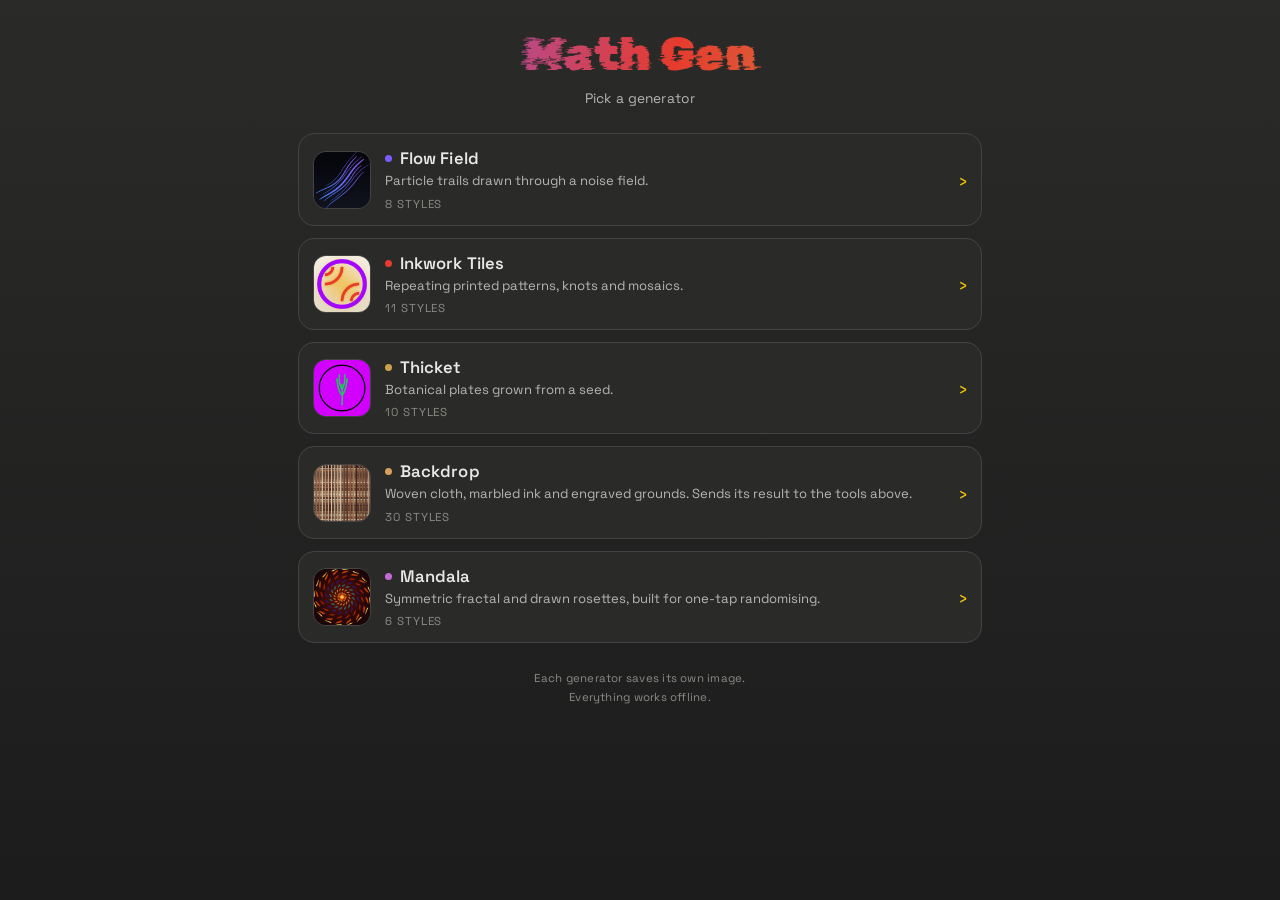
<file: index.html>
<!DOCTYPE html>
<html lang="en">
<head>
<meta charset="utf-8">
<meta name="viewport" content="width=device-width, initial-scale=1, viewport-fit=cover">
<meta name="theme-color" content="#252525">
<title>Math Gen</title>
<link rel="icon" href="icon-192.png">
<style>
/* Rubik Glitch is a distorted display face: it carries the wordmark only. The
   cards stay in Space Grotesk, because the glitch treatment makes small text
   hard to read. Both are bundled, so the page needs no network. */
@font-face {
  font-family: "HubTitle";
  font-style: normal;
  font-weight: 400;
  font-display: swap;
  src: url("fonts/rubikglitch.woff2") format("woff2");
  unicode-range: U+0000-00FF, U+0131, U+0152-0153, U+02BB-02BC, U+02C6, U+02DA,
    U+02DC, U+0304, U+0308, U+0329, U+2000-206F, U+20AC, U+2122, U+2191, U+2193,
    U+2212, U+2215, U+FEFF, U+FFFD;
}
@font-face {
  font-family: "HubUI";
  font-style: normal;
  font-weight: 400 700;
  font-display: swap;
  src: url("fonts/spacegrotesk.woff2") format("woff2");
  unicode-range: U+0000-00FF, U+0131, U+0152-0153, U+02BB-02BC, U+02C6, U+02DA,
    U+02DC, U+0304, U+0308, U+0329, U+2000-206F, U+20AC, U+2122, U+2191, U+2193,
    U+2212, U+2215, U+FEFF, U+FFFD;
}

/* Palette taken from GitHub Pages' Midnight theme: gunmetal gradient, warm
   cream text, gold links, grey headings and #434343 rule lines. */
:root {
  --bg: #252525;
  --panel: #2a2a29;
  --panel-2: #323230;
  --border: #434343;
  --text: #f0e7d5;
  --dim: #b6b6b6;
  --gold-link: #ffcc00;
  --violet: #7c5cff;   /* Flow Field */
  --red: #e63b2e;      /* Inkwork Tiles */
  --gold: #c9a24a;     /* Thicket */
  --sand: #d9a05b;     /* Backdrop */
  --pink: #c46ad8;     /* Mandala */
}

*, *::before, *::after { box-sizing: border-box; margin: 0; padding: 0; }

html, body {
  min-height: 100%;
  background: var(--bg);
  background: linear-gradient(#2a2a29, #1c1c1c) fixed;
  color: var(--text);
  font-family: "HubUI", -apple-system, BlinkMacSystemFont, "Segoe UI", Roboto, sans-serif;
  -webkit-font-smoothing: antialiased;
  touch-action: manipulation;
}

.wrap {
  max-width: 720px;
  margin: 0 auto;
  padding: calc(28px + env(safe-area-inset-top, 0px)) 18px
           calc(32px + env(safe-area-inset-bottom, 0px));
}

header { text-align: center; margin-bottom: 26px; }

.mark {
  font-family: "HubTitle", "HubUI", sans-serif;
  font-size: clamp(2.1rem, 11vw, 2.9rem);
  font-weight: 400;
  letter-spacing: 0.005em;
  line-height: 1.15;
  /* the toolbox wordmark keeps its gradient; Midnight's own h1 is #e8e8e8 */
  background: linear-gradient(100deg, var(--violet), var(--red) 55%, var(--gold));
  -webkit-background-clip: text;
  background-clip: text;
  color: transparent;
}

.tagline {
  margin-top: 8px;
  font-size: 0.86rem;
  color: var(--dim);
  letter-spacing: 0.01em;
}

.grid { display: flex; flex-direction: column; gap: 12px; }

/* Each card is a link to a folder's index.html, so it works from the phone's
   filesystem with no server. */
.card {
  display: flex;
  align-items: center;
  gap: 14px;
  padding: 14px;
  border: 1px solid var(--border);
  border-radius: 16px;
  background: var(--panel);
  color: inherit;
  text-decoration: none;
  transition: background .12s ease, transform .08s ease, border-color .12s ease;
}
.card:hover { background: var(--panel-2); border-color: #5a5a58; }
.card:active { transform: scale(0.985); }

.thumb {
  width: 58px; height: 58px;
  border-radius: 13px;
  flex-shrink: 0;
  object-fit: cover;
  border: 1px solid var(--border);
  background: var(--panel-2);
}

.meta { flex: 1; min-width: 0; }

.name {
  color: #e8e8e8;
  font-size: 1.04rem;
  font-weight: 600;
  letter-spacing: 0.005em;
  display: flex;
  align-items: center;
  gap: 8px;
}

.swatch {
  width: 7px; height: 7px;
  border-radius: 50%;
  flex-shrink: 0;
}

.desc {
  margin-top: 3px;
  font-size: 0.82rem;
  line-height: 1.4;
  color: var(--dim);
}

.count {
  margin-top: 6px;
  font-size: 0.72rem;
  letter-spacing: 0.08em;
  text-transform: uppercase;
  color: #8a8a86;
}

.arrow { color: var(--gold-link); flex-shrink: 0; font-size: 1.1rem; }

footer {
  margin-top: 26px;
  text-align: center;
  font-size: 0.72rem;
  line-height: 1.6;
  color: #8a8a86;
  letter-spacing: 0.02em;
}
</style>
</head>
<body>
<div class="wrap">

  <header>
    <div class="mark">Math Gen</div>
    <div class="tagline">Pick a generator</div>
  </header>

  <div class="grid">

    <a class="card" href="flow-field/index.html">
      <img class="thumb" src="flow-field/icon/icon-192.png" alt="" width="58" height="58">
      <div class="meta">
        <div class="name"><span class="swatch" style="background:var(--violet)"></span>Flow Field</div>
        <div class="desc">Particle trails drawn through a noise field.</div>
        <div class="count">8 styles</div>
      </div>
      <div class="arrow">›</div>
    </a>

    <a class="card" href="inkwork-tiles/index.html">
      <img class="thumb" src="inkwork-tiles/icon/icon-192.png" alt="" width="58" height="58">
      <div class="meta">
        <div class="name"><span class="swatch" style="background:var(--red)"></span>Inkwork Tiles</div>
        <div class="desc">Repeating printed patterns, knots and mosaics.</div>
        <div class="count">11 styles</div>
      </div>
      <div class="arrow">›</div>
    </a>

    <a class="card" href="thicket/index.html">
      <img class="thumb" src="thicket/icon/icon-192.png" alt="" width="58" height="58">
      <div class="meta">
        <div class="name"><span class="swatch" style="background:var(--gold)"></span>Thicket</div>
        <div class="desc">Botanical plates grown from a seed.</div>
        <div class="count">10 styles</div>
      </div>
      <div class="arrow">›</div>
    </a>

    <a class="card" href="background-lab/index.html">
      <img class="thumb" src="background-lab/icon-192.png" alt="" width="58" height="58">
      <div class="meta">
        <div class="name"><span class="swatch" style="background:var(--sand)"></span>Backdrop</div>
        <div class="desc">Woven cloth, marbled ink and engraved grounds. Sends its result to the tools above.</div>
        <div class="count">30 styles</div>
      </div>
      <div class="arrow">›</div>
    </a>

    <a class="card" href="mandala/index.html">
      <img class="thumb" src="mandala/icon/icon-192.png" alt="" width="58" height="58">
      <div class="meta">
        <div class="name"><span class="swatch" style="background:var(--pink)"></span>Mandala</div>
        <div class="desc">Symmetric fractal and drawn rosettes, built for one-tap randomising.</div>
        <div class="count">6 styles</div>
      </div>
      <div class="arrow">›</div>
    </a>

    <!-- To add a generator: copy its folder in beside these, add one <a> like
         the ones above, then list it in README.md. -->


  </div>

  <footer>
    Each generator saves its own image.<br>
    Everything works offline.
  </footer>

</div>
</body>
</html>
</file>
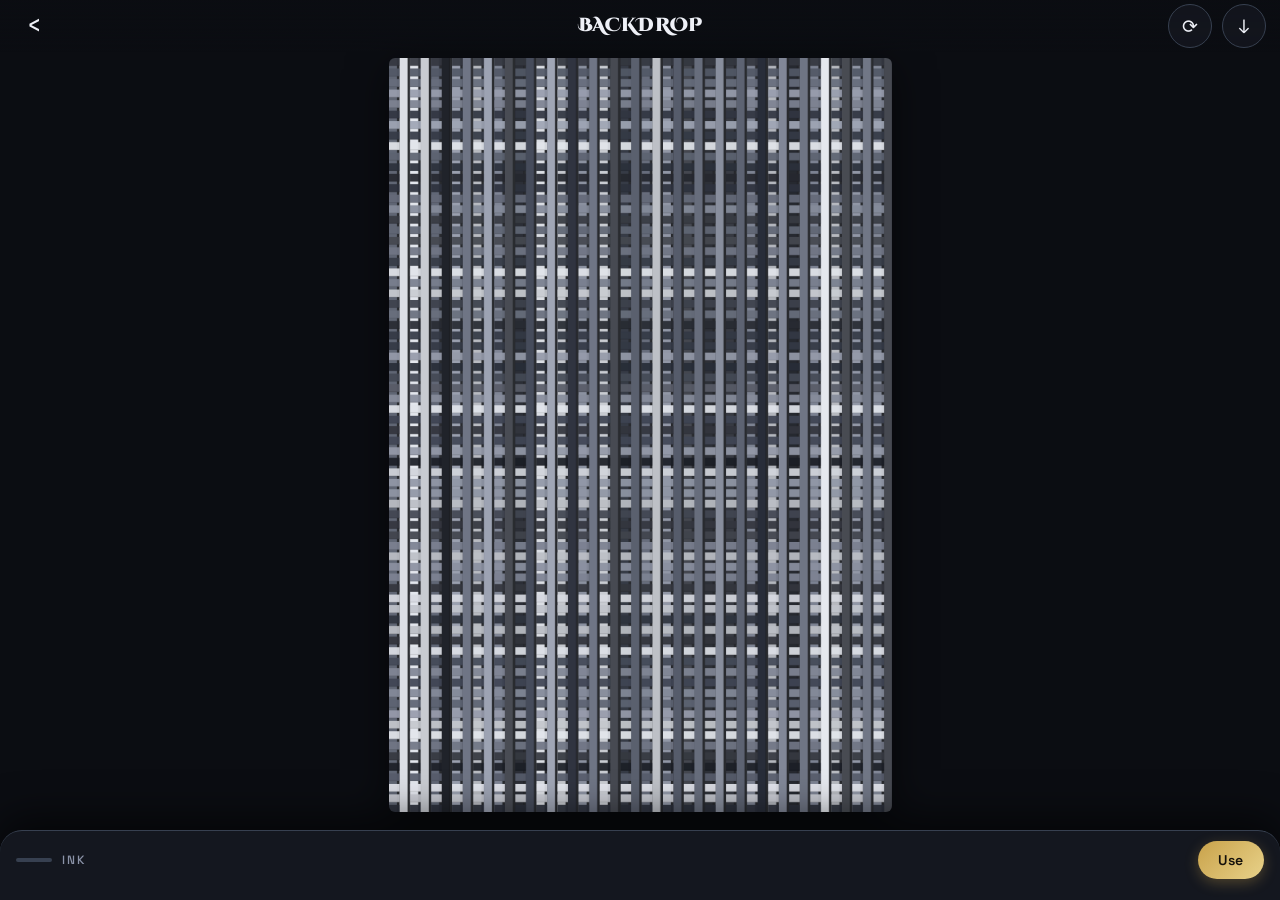
<file: background-lab/index.html>
<!DOCTYPE html>
<html lang="en">
<head>
<meta charset="UTF-8">
<meta name="viewport" content="width=device-width, initial-scale=1, viewport-fit=cover">
<meta name="theme-color" content="#0b0d12">
<title>Backdrop</title>
<link rel="stylesheet" href="backdrop.css">
</head>
<body>
<div class="appWrap">

  <canvas id="mainCanvas"></canvas>

  <div class="topBar">
    <a class="homeBtn" href="../index.html" aria-label="Back to Math Gen" title="Back to Math Gen">&#8249;</a>
    <span class="topTitle">Backdrop</span>
    <button id="btnRandomize" class="iconBtn" title="Randomize">⟳</button>
    <button id="btnExport" class="iconBtn" title="Save image">↓</button>
  </div>

  <div class="sheet" id="sheet">
    <div class="sheetHandle" id="sheetHandle">
      <div class="sheetPill"></div>
      <span class="sheetLabel" id="sheetLabel">Woven</span>
      <button id="btnGenerate" class="generateBtn">Use</button>
    </div>
    <div class="settingsList" id="settingsList">

      <!-- STYLE -->
      <div class="settingsGroup">
        <div class="groupLabel">Style</div>

        <div class="settingRow" data-key="style">
          <div class="settingRowInner"><span class="settingName">Style</span><span class="settingVal" id="styleVal">Weave</span></div>
          <div class="settingControl">
            <select id="style" class="bigSelect">
              <optgroup label="Woven">
                <option value="weave" selected>Multicolour weave</option>
                <option value="tartan">Tartan</option>
                <option value="plaid">Plaid</option>
                <option value="herringbone">Herringbone</option>
                <option value="twill">Twill</option>
                <option value="basket">Basket weave</option>
                <option value="ikat">Ikat</option>
                <option value="kilim">Kilim</option>
                <option value="shibori">Shibori</option>
                <option value="damask">Damask</option>
                <option value="jacquard">Jacquard</option>
              </optgroup>
              <optgroup label="Paper and print">
                <option value="cyanotype">Cyanotype</option>
                <option value="paper">Cold-press paper</option>
                <option value="suminagashi">Suminagashi</option>
              </optgroup>
              <optgroup label="Geometric">
                <option value="grid">Grid</option>
                <option value="dots">Dot screen</option>
              </optgroup>
              <optgroup label="Light">
                <option value="glow">Radial glow</option>
                <option value="smoke">Smoke</option>
              </optgroup>
              <optgroup label="Intricate">
                <option value="guilloche">Guilloche engraving</option>
                <option value="starquilt">Star quilt</option>
                <option value="filament">Marbled filament</option>
                <option value="moire">Moiré interference</option>
              </optgroup>
              <optgroup label="Symmetric">
                <option value="quasicrystal">Quasicrystal</option>
                <option value="hyperbolic">Hyperbolic tiling</option>
                <option value="cymatic">Cymatic plate</option>
                <option value="kaleido">Kaleidoscope fold</option>
                <option value="rosewindow">Rose window</option>
                <option value="peacock">Peacock plume</option>
                <option value="harmonograph">Harmonograph rosette</option>
                <option value="cosmati">Cosmati floor</option>
              </optgroup>
            </select>
            <button id="btnShuffleStyle" class="wideBtn" type="button">Pick a style for me</button>
          </div>
        </div>

        <div class="settingRow" data-key="seed">
          <div class="settingRowInner"><span class="settingName">Seed</span><span class="settingVal" id="seedVal">backdrop</span></div>
          <div class="settingControl">
            <input type="text" id="seed" class="bigText" value="backdrop" autocomplete="off" spellcheck="false">
            <button id="btnNewSeed" class="wideBtn" type="button">New seed</button>
            <p class="settingHint">Same seed and same settings always give the same background.</p>
          </div>
        </div>
      </div>

      <!-- STYLE DETAIL (only shown for styles that have their own settings) -->
      <div class="settingsGroup" id="styleDetailGroup" hidden>
        <div class="groupLabel">Style detail</div>
        <div id="styleDetailRows"></div>
      </div>

      <!-- COMPOSITION -->
      <div class="settingsGroup">
        <div class="groupLabel">Composition</div>

        <div class="settingRow" data-key="scale">
          <div class="settingRowInner"><span class="settingName">Scale</span><span class="settingVal" id="scaleVal">50</span></div>
          <div class="settingControl">
            <input type="range" id="scale" min="0" max="100" step="1" value="50" class="bigSlider">
            <p class="settingHint">Size of the pattern. Low is fine and dense, high is broad.</p>
          </div>
        </div>

        <div class="settingRow" data-key="rotation">
          <div class="settingRowInner"><span class="settingName">Rotation</span><span class="settingVal" id="rotationVal">0°</span></div>
          <div class="settingControl">
            <input type="range" id="rotation" min="0" max="90" step="5" value="0" class="bigSlider">
          </div>
        </div>
      </div>

      <!-- COLOUR -->
      <div class="settingsGroup">
        <div class="groupLabel">Colour</div>

        <div class="settingRow" data-key="palette">
          <div class="settingRowInner"><span class="settingName">Palette</span><span class="settingVal" id="paletteVal">Ink</span></div>
          <div class="settingControl">
            <select id="palette" class="bigSelect">
              <option value="ink" selected>Ink</option>
              <option value="forest">Forest</option>
              <option value="linen">Linen</option>
              <option value="indigo">Indigo</option>
              <option value="clay">Clay</option>
              <option value="slate">Slate</option>
              <option value="sage">Sage</option>
              <option value="plum">Plum</option>
              <option value="wheat">Wheat</option>
              <option value="rust">Rust</option>
              <option value="ice">Ice</option>
              <option value="paper">Paper</option>
              <option value="carbon">Carbon</option>
              <option value="blush">Blush</option>
            </select>
            <div class="swatchGrid" id="swatchGrid"></div>
          </div>
        </div>

        <div class="settingRow" data-key="colors">
          <div class="settingRowInner"><span class="settingName">Colours</span><span class="settingVal" id="colorsVal">6</span></div>
          <div class="settingControl">
            <input type="range" id="colors" min="2" max="6" step="1" value="6" class="bigSlider">
            <p class="settingHint">How many colours from the palette to use.</p>
          </div>
        </div>

        <div class="settingRow" data-key="contrast">
          <div class="settingRowInner"><span class="settingName">Contrast ceiling</span><span class="settingVal" id="contrastVal">60</span></div>
          <div class="settingControl">
            <input type="range" id="contrast" min="0" max="100" step="5" value="60" class="bigSlider">
            <p class="settingHint">Keeps the background quiet enough that fine artwork still reads on top.</p>
          </div>
        </div>
      </div>

      <!-- TEXTURE AND LIGHT -->
      <div class="settingsGroup">
        <div class="groupLabel">Texture and light</div>

        <div class="settingRow" data-key="grain">
          <div class="settingRowInner"><span class="settingName">Grain</span><span class="settingVal" id="grainVal">0</span></div>
          <div class="settingControl">
            <input type="range" id="grain" min="0" max="100" step="5" value="0" class="bigSlider">
          </div>
        </div>

        <div class="settingRow" data-key="vignette">
          <div class="settingRowInner"><span class="settingName">Vignette</span><span class="settingVal" id="vignetteVal">0</span></div>
          <div class="settingControl">
            <input type="range" id="vignette" min="0" max="100" step="5" value="0" class="bigSlider">
          </div>
        </div>
      </div>

      <!-- SEND -->
      <div class="settingsGroup">
        <div class="groupLabel">Send to</div>

        <div class="settingRow" data-key="send">
          <div class="settingRowInner"><span class="settingName">Use as background</span><span class="settingVal" id="sendVal">—</span></div>
          <div class="settingControl">
            <button class="wideBtn" type="button" data-open="flow-field">Flow Field</button>
            <button class="wideBtn" type="button" data-open="inkwork-tiles">Inkwork Tiles</button>
            <button class="wideBtn" type="button" data-open="thicket">Thicket</button>
            <p class="settingHint">Opens that generator with this background already behind the artwork. The background is redrawn at the exact size you save.</p>
          </div>
        </div>
      </div>

      <!-- OUTPUT -->
      <div class="settingsGroup">
        <div class="groupLabel">Output</div>

        <div class="settingRow" data-key="size">
          <div class="settingRowInner"><span class="settingName">Size</span><span class="settingVal" id="sizeVal">Square</span></div>
          <div class="settingControl">
            <select id="size" class="bigSelect">
              <option value="square">Square 1500×1500</option>
              <option value="portrait" selected>Portrait 1080×1620</option>
              <option value="a17">Samsung A17 1080×2340</option>
              <option value="landscape">Landscape 1920×1080</option>
              <option value="large">Large 3000×3000</option>
              <option value="print">Print 4000×4000</option>
              <option value="phone">My phone 1080×2400</option>
            </select>
          </div>
        </div>

        <div class="settingRow" data-key="filename">
          <div class="settingRowInner"><span class="settingName">File name</span><span class="settingVal" id="filenameVal">backdrop</span></div>
          <div class="settingControl">
            <input type="text" id="filename" class="bigText" value="backdrop" autocomplete="off" spellcheck="false">
          </div>
        </div>
      </div>

    </div>
  </div>

  <!-- handoff panel -->
  <div class="handoff" id="handoff">
    <div class="handoffBody">
      <div class="handoffTitle">Open in which tool?</div>
      <div class="handoffNote">This background is saved and will sit behind the artwork. You can change it there.</div>
      <button class="handoffBtn" data-open="flow-field"><span>Flow Field</span><small>8 styles</small></button>
      <button class="handoffBtn" data-open="inkwork-tiles"><span>Inkwork Tiles</span><small>11 styles</small></button>
      <button class="handoffBtn" data-open="thicket"><span>Thicket</span><small>10 styles</small></button>
      <button class="handoffClose" id="handoffClose" type="button">Not now</button>
    </div>
  </div>

  <div class="toast" id="toast"></div>
</div>

<script src="../shared/backdrop-engine.js"></script>
<script src="../shared/app-kit.js"></script>
<script src="backdrop-app.js"></script>
</body>
</html>
</file>
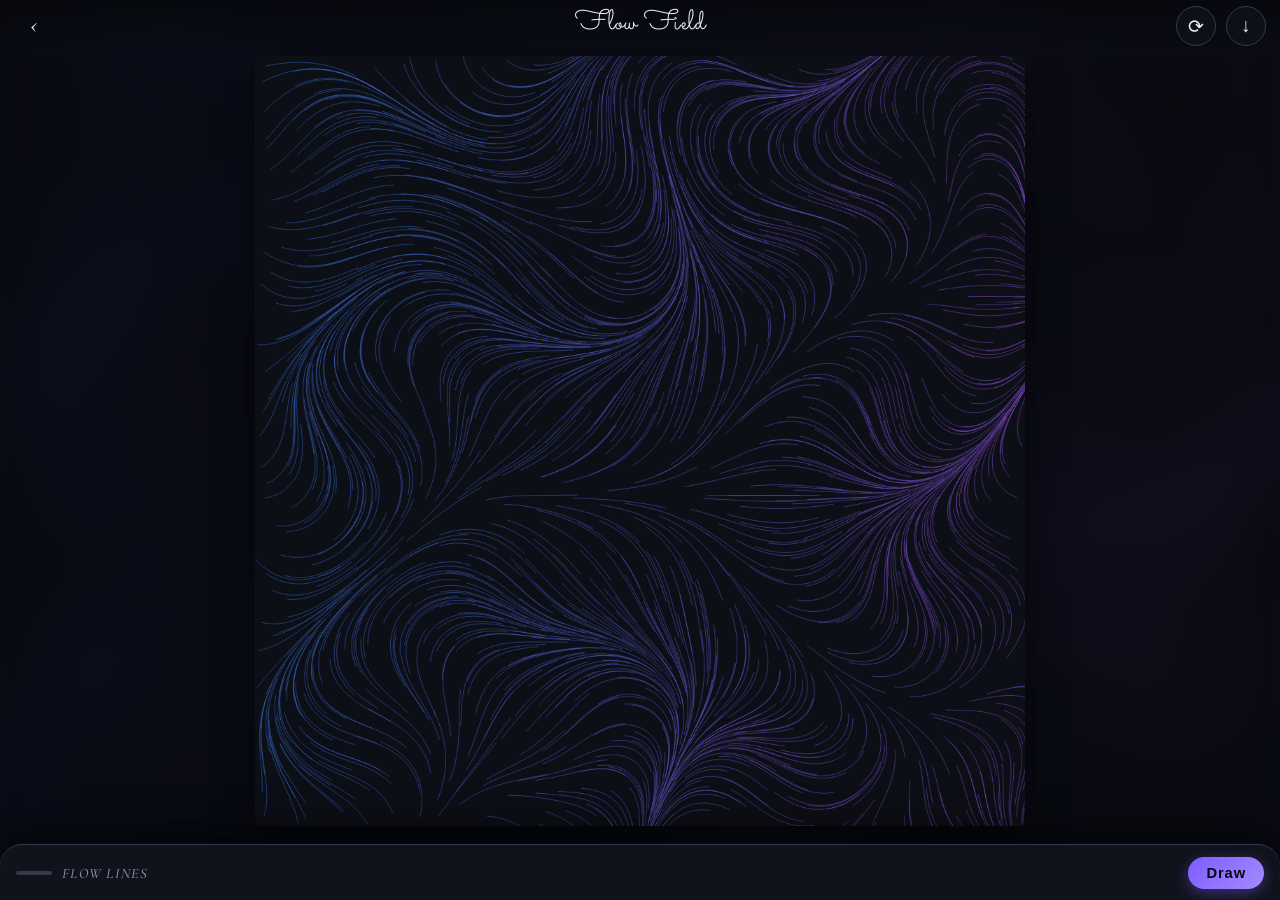
<file: flow-field/index.html>
<!DOCTYPE html>
<html lang="en">
<head>
<meta charset="UTF-8">
<meta name="viewport" content="width=device-width, initial-scale=1, viewport-fit=cover">
<meta name="theme-color" content="#07080d">
<title>Flow Field</title>
<link rel="stylesheet" href="flow.css">
</head>
<body>

<div class="appWrap">

  <!-- ── Artwork canvas ── -->
  <canvas id="flowBackdrop" aria-hidden="true"></canvas>
  <canvas id="flowCanvas"></canvas>

  <!-- ── Top bar ── -->
  <div class="topBar">
    <a class="homeBtn" href="../index.html" aria-label="Back to Math Gen" title="Back to Math Gen">&#8249;</a>
    <span class="topTitle">Flow Field</span>
    <button id="btnRandomize" class="iconBtn" title="Randomize" type="button">⟳</button>
    <button id="btnExport" class="iconBtn" title="Save image" type="button">↓</button>
  </div>

  <!-- ── Bottom sheet ── -->
  <div class="sheet" id="sheet">

    <div class="sheetHandle" id="sheetHandle">
      <div class="sheetPill"></div>
      <span class="sheetLabel" id="sheetLabel">Settings</span>
      <button id="btnGenerate" class="generateBtn" type="button">Draw</button>
    </div>

    <div class="settingsList" id="settingsList">

      <!-- ── PATTERN ── -->
      <div class="settingsGroup">
        <div class="groupLabel">Pattern</div>

        <div class="settingRow" data-key="engine">
          <div class="settingRowInner">
            <span class="settingName">Style</span>
            <span class="settingVal" id="engineVal">Flow lines</span>
          </div>
          <div class="settingControl">
            <select id="engine" class="bigSelect">
              <optgroup label="Lines">
                <option value="flow" selected>Flow lines</option>
                <option value="engrave">Engraving</option>
                <option value="ribbons">Ribbons</option>
                <option value="vortex">Vortex</option>
              </optgroup>
              <optgroup label="Marks">
                <option value="stipple">Stipple</option>
                <option value="ticks">Ticks</option>
                <option value="silk">Silk</option>
              </optgroup>
              <optgroup label="Maps">
                <option value="contour">Contour</option>
              </optgroup>
            </select>
            <p class="settingHint">Each style has its own settings below. Colour, seed and background carry across when you switch.</p>
          </div>
        </div>

        <div class="settingRow" data-key="seed">
          <div class="settingRowInner">
            <span class="settingName">Seed</span>
            <span class="settingVal" id="seedVal">flow</span>
          </div>
          <div class="settingControl">
            <input type="text" id="seed" class="bigText" value="flow" spellcheck="false" autocapitalize="off" autocomplete="off">
            <button id="btnNewSeed" class="wideBtn" type="button">New seed</button>
            <p class="settingHint">Same seed and same settings always give the same picture. Type anything.</p>
          </div>
        </div>
      </div>

      <!-- ── FIELD (shared) ── -->
      <div class="settingsGroup">
        <div class="groupLabel">Field</div>

        <div class="settingRow" data-key="particles">
          <div class="settingRowInner">
            <span class="settingName">Density</span>
            <span class="settingVal" id="particlesVal">1200</span>
          </div>
          <div class="settingControl">
            <input type="range" id="particles" min="150" max="4000" step="50" value="1200" class="bigSlider">
            <p class="settingHint">How much is drawn. Higher is fuller and slower to make.</p>
          </div>
        </div>

        <div class="settingRow" data-key="featureSize">
          <div class="settingRowInner">
            <span class="settingName">Feature size</span>
            <span class="settingVal" id="featureSizeVal">70</span>
          </div>
          <div class="settingControl">
            <input type="range" id="featureSize" min="1" max="100" step="1" value="70" class="bigSlider">
            <p class="settingHint">The size of the eddies in the field. Low gives small swirls, high gives broad sweeps.</p>
          </div>
        </div>

        <div class="settingRow" data-key="curl">
          <div class="settingRowInner">
            <span class="settingName">Bend</span>
            <span class="settingVal" id="curlVal">0.9</span>
          </div>
          <div class="settingControl">
            <input type="range" id="curl" min="0.1" max="3" step="0.05" value="0.9" class="bigSlider">
            <p class="settingHint">How tightly marks follow the field. Low runs almost straight, high coils.</p>
          </div>
        </div>

        <div class="settingRow" data-key="direction">
          <div class="settingRowInner">
            <span class="settingName">Colour direction</span>
            <span class="settingVal" id="directionVal">Horizontal</span>
          </div>
          <div class="settingControl">
            <select id="direction" class="bigSelect">
              <option value="horizontal" selected>Left to right</option>
              <option value="vertical">Top to bottom</option>
              <option value="diagonal">Corner to corner</option>
              <option value="radial">Out from the centre</option>
              <option value="chaotic">Scattered</option>
            </select>
            <p class="settingHint">Which way the colours travel across the picture.</p>
          </div>
        </div>

        <div class="settingRow" data-key="mirror">
          <div class="settingRowInner">
            <span class="settingName">Mirror</span>
            <span class="settingVal" id="mirrorVal">None</span>
          </div>
          <div class="settingControl">
            <select id="mirror" class="bigSelect">
              <option value="none" selected>None</option>
              <option value="kaleido">Four-way (kaleidoscope)</option>
            </select>
            <p class="settingHint">Four-way draws one corner and mirrors it, so the picture is symmetrical about both axes.</p>
          </div>
        </div>

        <div class="settingRow" data-key="lineWeight">
          <div class="settingRowInner">
            <span class="settingName">Line weight</span>
            <span class="settingVal" id="lineWeightVal">1.3</span>
          </div>
          <div class="settingControl">
            <input type="range" id="lineWeight" min="0.5" max="12" step="0.1" value="1.3" class="bigSlider">
          </div>
        </div>

        <div class="settingRow" data-key="opacity">
          <div class="settingRowInner">
            <span class="settingName">Opacity</span>
            <span class="settingVal" id="opacityVal">0.5</span>
          </div>
          <div class="settingControl">
            <input type="range" id="opacity" min="0.05" max="1" step="0.05" value="0.5" class="bigSlider">
            <p class="settingHint">Low lets strokes build up where they cross; high keeps every stroke solid.</p>
          </div>
        </div>
      </div>

      <!-- ── FLOW LINES ── -->
      <div class="settingsGroup" data-engines="flow ribbons vortex">
        <div class="groupLabel">Strand shape</div>

        <div class="settingRow" data-key="steps">
          <div class="settingRowInner">
            <span class="settingName">Flow length</span>
            <span class="settingVal" id="stepsVal">60</span>
          </div>
          <div class="settingControl">
            <input type="range" id="steps" min="10" max="250" step="5" value="60" class="bigSlider">
            <p class="settingHint">How many steps each strand takes through the field.</p>
          </div>
        </div>

        <div class="settingRow" data-key="stepSize">
          <div class="settingRowInner">
            <span class="settingName">Step size</span>
            <span class="settingVal" id="stepSizeVal">3</span>
          </div>
          <div class="settingControl">
            <input type="range" id="stepSize" min="1" max="12" step="1" value="3" class="bigSlider">
          </div>
        </div>
      </div>

      <!-- ── ENGRAVING ── -->
      <div class="settingsGroup" data-engines="engrave">
        <div class="groupLabel">Engraving</div>

        <div class="settingRow" data-key="engraveGap">
          <div class="settingRowInner">
            <span class="settingName">Rule spacing</span>
            <span class="settingVal" id="engraveGapVal">14</span>
          </div>
          <div class="settingControl">
            <input type="range" id="engraveGap" min="3" max="40" step="1" value="14" class="bigSlider">
            <p class="settingHint">Distance between the ruled lines on the saved image.</p>
          </div>
        </div>

        <div class="settingRow" data-key="engraveWobble">
          <div class="settingRowInner">
            <span class="settingName">Wobble</span>
            <span class="settingVal" id="engraveWobbleVal">30</span>
          </div>
          <div class="settingControl">
            <input type="range" id="engraveWobble" min="0" max="100" step="1" value="30" class="bigSlider">
            <p class="settingHint">How far each rule wanders from being straight, like a hand-cut plate.</p>
          </div>
        </div>
      </div>

      <!-- ── RIBBONS ── -->
      <div class="settingsGroup" data-engines="ribbons">
        <div class="groupLabel">Ribbons</div>

        <div class="settingRow" data-key="ribbonWidth">
          <div class="settingRowInner">
            <span class="settingName">Band width</span>
            <span class="settingVal" id="ribbonWidthVal">14</span>
          </div>
          <div class="settingControl">
            <input type="range" id="ribbonWidth" min="2" max="60" step="1" value="14" class="bigSlider">
            <p class="settingHint">Each band is drawn wide and faint, then narrow and bright, which gives it a lit core.</p>
          </div>
        </div>
      </div>

      <!-- ── SILK ── -->
      <div class="settingsGroup" data-engines="silk">
        <div class="groupLabel">Silk</div>

        <div class="settingRow" data-key="silkLength">
          <div class="settingRowInner">
            <span class="settingName">Stroke length</span>
            <span class="settingVal" id="silkLengthVal">1</span>
          </div>
          <div class="settingControl">
            <input type="range" id="silkLength" min="0.3" max="3" step="0.1" value="1" class="bigSlider">
            <p class="settingHint">Short strokes read as soft smoke; long ones as brushed hair.</p>
          </div>
        </div>
      </div>

      <!-- ── CONTOUR ── -->
      <div class="settingsGroup" data-engines="contour">
        <div class="groupLabel">Contour</div>

        <div class="settingRow" data-key="contourLevels">
          <div class="settingRowInner">
            <span class="settingName">Levels</span>
            <span class="settingVal" id="contourLevelsVal">12</span>
          </div>
          <div class="settingControl">
            <input type="range" id="contourLevels" min="3" max="30" step="1" value="12" class="bigSlider">
            <p class="settingHint">How many height lines the field is cut into.</p>
          </div>
        </div>

        <div class="settingRow" data-key="contourBand">
          <div class="settingRowInner">
            <span class="settingName">Shading</span>
            <span class="settingVal" id="contourBandVal">3</span>
          </div>
          <div class="settingControl">
            <input type="range" id="contourBand" min="0" max="8" step="1" value="3" class="bigSlider">
            <p class="settingHint">Shades every nth band, like a topographic map. Zero draws lines only.</p>
          </div>
        </div>
      </div>

      <!-- ── TICKS ── -->
      <div class="settingsGroup" data-engines="ticks">
        <div class="groupLabel">Ticks</div>

        <div class="settingRow" data-key="tickGap">
          <div class="settingRowInner">
            <span class="settingName">Spacing</span>
            <span class="settingVal" id="tickGapVal">18</span>
          </div>
          <div class="settingControl">
            <input type="range" id="tickGap" min="6" max="60" step="1" value="18" class="bigSlider">
          </div>
        </div>

        <div class="settingRow" data-key="tickLength">
          <div class="settingRowInner">
            <span class="settingName">Dash length</span>
            <span class="settingVal" id="tickLengthVal">10</span>
          </div>
          <div class="settingControl">
            <input type="range" id="tickLength" min="3" max="40" step="1" value="10" class="bigSlider">
          </div>
        </div>

        <div class="settingRow" data-key="tickJitter">
          <div class="settingRowInner">
            <span class="settingName">Jitter</span>
            <span class="settingVal" id="tickJitterVal">35</span>
          </div>
          <div class="settingControl">
            <input type="range" id="tickJitter" min="0" max="100" step="1" value="35" class="bigSlider">
            <p class="settingHint">Offsets each dash from the grid. Zero is a neat comb, high is a scatter.</p>
          </div>
        </div>
      </div>

      <!-- ── VORTEX ── -->
      <div class="settingsGroup" data-engines="vortex">
        <div class="groupLabel">Vortex</div>

        <div class="settingRow" data-key="vortexTurn">
          <div class="settingRowInner">
            <span class="settingName">Turns</span>
            <span class="settingVal" id="vortexTurnVal">3</span>
          </div>
          <div class="settingControl">
            <input type="range" id="vortexTurn" min="0.5" max="8" step="0.1" value="3" class="bigSlider">
            <p class="settingHint">How many times each strand circles the centre on its way out.</p>
          </div>
        </div>

        <div class="settingRow" data-key="vortexTurb">
          <div class="settingRowInner">
            <span class="settingName">Turbulence</span>
            <span class="settingVal" id="vortexTurbVal">1</span>
          </div>
          <div class="settingControl">
            <input type="range" id="vortexTurb" min="0" max="3" step="0.1" value="1" class="bigSlider">
            <p class="settingHint">Ruffles the spiral so it looks like wind instead of clockwork.</p>
          </div>
        </div>
      </div>

      <!-- ── COLOUR ── -->
      <div class="settingsGroup">
        <div class="groupLabel">Colour</div>

        <div class="settingRow" data-key="colorMode">
          <div class="settingRowInner">
            <span class="settingName">Scheme</span>
            <span class="settingVal" id="colorModeVal">Gradient</span>
          </div>
          <div class="settingControl">
            <select id="colorMode" class="bigSelect">
              <option value="solid">Solid</option>
              <option value="gradient" selected>Gradient (2 colours)</option>
              <option value="tricolor">Tri-colour (3 stops)</option>
              <option value="multistop">Multi-stop (4 colours)</option>
              <option value="spectrum">Spectrum (full rainbow)</option>
              <option value="monochrome">Monochrome ramp</option>
              <option value="duotone">Duotone</option>
              <option value="complementary">Complementary</option>
              <option value="splitcomp">Split-complementary</option>
              <option value="analogous">Analogous</option>
              <option value="triadic">Triadic</option>
              <option value="tetradic">Tetradic</option>
              <option value="warm">Warm palette</option>
              <option value="cool">Cool palette</option>
              <option value="noise">Noise-driven</option>
            </select>
            <p class="settingHint">The auto schemes build themselves from Colour 1. Pick a darker or paler shade there and the whole scheme follows.</p>
          </div>
        </div>

        <div class="settingRow" data-key="color1" id="color1Row">
          <div class="settingRowInner">
            <span class="settingName">Colour 1</span>
            <span class="colorDot" id="color1Dot" style="background:#3b82f6;"></span>
          </div>
          <div class="settingControl"></div>
          <input type="hidden" id="color1" value="#3b82f6">
        </div>

        <div class="settingRow" data-key="color2" id="color2Row">
          <div class="settingRowInner">
            <span class="settingName">Colour 2</span>
            <span class="colorDot" id="color2Dot" style="background:#a855f7;"></span>
          </div>
          <div class="settingControl"></div>
          <input type="hidden" id="color2" value="#a855f7">
        </div>

        <div class="settingRow" data-key="color3" id="color3Row">
          <div class="settingRowInner">
            <span class="settingName">Colour 3</span>
            <span class="colorDot" id="color3Dot" style="background:#f472b6;"></span>
          </div>
          <div class="settingControl"></div>
          <input type="hidden" id="color3" value="#f472b6">
        </div>

        <div class="settingRow" data-key="color4" id="color4Row">
          <div class="settingRowInner">
            <span class="settingName">Colour 4</span>
            <span class="colorDot" id="color4Dot" style="background:#34d399;"></span>
          </div>
          <div class="settingControl"></div>
          <input type="hidden" id="color4" value="#34d399">
        </div>
      </div>

      <!-- ── BACKGROUND ── -->
      <div class="settingsGroup">
        <div class="groupLabel">Background</div>

        <div class="settingRow" data-key="bgStyle">
          <div class="settingRowInner">
            <span class="settingName">Style</span>
            <span class="settingVal" id="bgStyleVal">Solid</span>
          </div>
          <div class="settingControl">
            <select id="bgStyle" class="bigSelect">
              <option value="solid" selected>Solid</option>
              <option value="linear">Gradient, top to bottom</option>
              <option value="diagonal">Gradient, diagonal</option>
              <option value="radial">Gradient, out from the centre</option>
            </select>
          </div>
        </div>

        <div class="settingRow" data-key="bgColor" id="bgColorRow">
          <div class="settingRowInner">
            <span class="settingName">Background</span>
            <span class="colorDot" id="bgColorDot" style="background:#0d0f16;"></span>
          </div>
          <div class="settingControl"></div>
          <input type="hidden" id="bgColor" value="#0d0f16">
        </div>

        <div class="settingRow" data-key="bgColor2" id="bgColor2Row">
          <div class="settingRowInner">
            <span class="settingName">Background 2</span>
            <span class="colorDot" id="bgColor2Dot" style="background:#1b2033;"></span>
          </div>
          <div class="settingControl"></div>
          <input type="hidden" id="bgColor2" value="#1b2033">
        </div>

        <div class="settingRow" data-key="bgTransparent">
          <div class="settingRowInner">
            <span class="settingName">Transparent bg</span>
            <span class="settingVal" id="bgTransparentVal">Off</span>
          </div>
          <div class="settingControl">
            <div class="toggleWrap">
              <button class="toggleBtn" id="bgTransparentToggle" data-on="false" type="button">Off</button>
            </div>
            <p class="settingHint">Saved PNGs keep a see-through background. JPG always fills it with your colour.</p>
          </div>
          <input type="hidden" id="bgTransparent" value="false">
        </div>

        <div class="settingRow" data-key="bgHost" id="bgHostRow">
          <div class="settingRowInner">
            <span class="settingName">Backdrop</span>
            <span class="settingVal" id="bgHostVal">Off</span>
          </div>
          <div class="settingControl">
            <div class="toggleWrap">
              <button class="toggleBtn" id="bgHostToggle" data-on="false" type="button">Backdrop: off</button>
            </div>
            <p class="settingHint">Paints the image saved in the Backdrop tool behind the artwork.</p>
          </div>
        </div>
      </div>

      <!-- ── FINISH ── -->
      <div class="settingsGroup">
        <div class="groupLabel">Finish</div>

        <div class="settingRow" data-key="finish">
          <div class="settingRowInner">
            <span class="settingName">Finish</span>
            <span class="settingVal" id="finishVal">None</span>
          </div>
          <div class="settingControl">
            <select id="finish" class="bigSelect">
              <option value="none" selected>None (flat)</option>
              <option value="grain">Paper grain</option>
              <option value="vignette">Vignette</option>
              <option value="both">Grain and vignette</option>
            </select>
            <p class="settingHint">Grain and a soft dark edge make the picture read as printed rather than flat screen colour.</p>
          </div>
        </div>
      </div>

      <!-- ── OUTPUT ── -->
      <div class="settingsGroup">
        <div class="groupLabel">Output</div>

        <div class="settingRow" data-key="size">
          <div class="settingRowInner">
            <span class="settingName">Size</span>
            <span class="settingVal" id="sizeVal">Square 1500×1500</span>
          </div>
          <div class="settingControl">
            <select id="size" class="bigSelect">
              <option value="square" selected>Square 1500×1500</option>
              <option value="portrait">Portrait 1080×1620</option>
              <option value="landscape">Landscape 1920×1080</option>
              <option value="a17">Samsung A17 1080×2340</option>
              <option value="desktop">Desktop 1920×1080</option>
              <option value="large">Large 3000×3000</option>
              <option value="print">Print 4000×4000</option>
            </select>
          </div>
        </div>

        <div class="settingRow" data-key="format">
          <div class="settingRowInner">
            <span class="settingName">File type</span>
            <span class="settingVal" id="formatVal">PNG</span>
          </div>
          <div class="settingControl">
            <select id="format" class="bigSelect">
              <option value="png" selected>PNG (sharp, can be transparent)</option>
              <option value="jpg">JPG (smaller file)</option>
            </select>
          </div>
        </div>

        <div class="settingRow" data-key="filename">
          <div class="settingRowInner">
            <span class="settingName">File name</span>
            <span class="settingVal" id="filenameVal">flowfield</span>
          </div>
          <div class="settingControl">
            <input type="text" id="filename" class="bigText" value="flowfield" spellcheck="false" autocapitalize="off" autocomplete="off">
          </div>
        </div>
      </div>

      <!-- ── SAVED LOOKS ── -->
      <div class="settingsGroup">
        <div class="groupLabel">Saved looks</div>

        <div class="settingRow" data-key="presets">
          <div class="settingRowInner">
            <span class="settingName">My presets</span>
            <span class="settingVal" id="presetCountVal">0</span>
          </div>
          <div class="settingControl">
            <select id="presetList" class="bigSelect"><option value="">— none saved —</option></select>
            <div class="btnTrio">
              <button id="btnSavePreset" class="wideBtn" type="button">Save current</button>
              <button id="btnLoadPreset" class="wideBtn" type="button">Load</button>
              <button id="btnDeletePreset" class="wideBtn danger" type="button">Delete</button>
            </div>
            <p class="settingHint">Saves every setting and colour on this phone only.</p>
          </div>
        </div>
      </div>

    </div><!-- /settingsList -->
  </div><!-- /sheet -->

</div><!-- /appWrap -->

<!-- ── Custom colour picker ── -->
<div id="colorPickerOverlay" class="cpOverlay hidden">
  <div class="cpPanel">
    <div class="cpTitle" id="cpTitle">Pick a colour</div>
    <div class="cpSLWrap">
      <canvas id="cpSLCanvas"></canvas>
      <div id="cpSLCursor" class="cpCursor"></div>
    </div>
    <div class="cpHueWrap">
      <canvas id="cpHueCanvas"></canvas>
      <div id="cpHueCursor" class="cpHueCursor"></div>
    </div>
    <div class="cpHexRow">
      <span class="cpHexLabel">#</span>
      <input type="text" id="cpHexInput" class="cpHexInput" maxlength="6" spellcheck="false" autocomplete="off">
      <div id="cpHexPreview" class="cpHexPreview"></div>
    </div>
    <div class="cpPresets" id="cpPresets"></div>
    <div class="cpButtons">
      <button class="cpBtn" id="cpCancel" type="button">Cancel</button>
      <button class="cpBtn primary" id="cpApply" type="button">Apply</button>
    </div>
  </div>
</div>

<!-- ── Small confirmation message ── -->
<div id="toast" class="toast" role="status" aria-live="polite"></div>

<script src="../shared/backdrop-engine.js"></script>
<script src="../shared/bg-host.js"></script>
<script src="flow-field.js"></script>
<script src="../shared/app-kit.js"></script>
<script src="flow-app.js"></script>
</body>
</html>
</file>
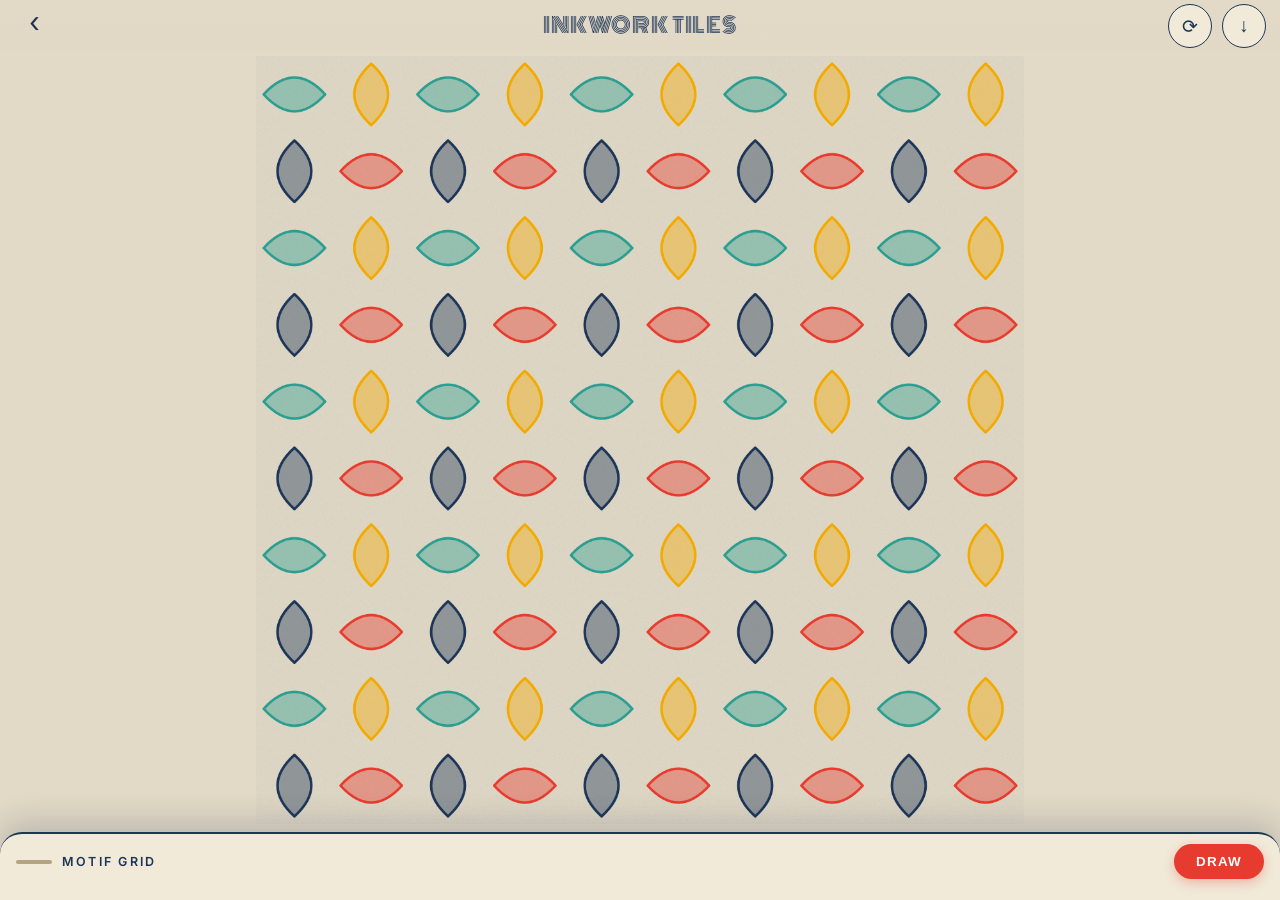
<file: inkwork-tiles/index.html>
<!DOCTYPE html>
<html lang="en">
<head>
<meta charset="UTF-8">
<meta name="viewport" content="width=device-width, initial-scale=1, viewport-fit=cover">
<meta name="theme-color" content="#efe9dd">
<title>Inkwork Tiles</title>
<link rel="stylesheet" href="inkwork.css">
</head>
<body>

<div class="appWrap">

  <canvas id="mainCanvas"></canvas>

  <div class="topBar">
    <a class="homeBtn" href="../index.html" aria-label="Back to Math Gen" title="Back to Math Gen">&#8249;</a>
    <span class="topTitle">Inkwork Tiles</span>
    <button id="btnRandomize" class="iconBtn" title="Randomize">⟳</button>
    <button id="btnExport" class="iconBtn" title="Save image">↓</button>
  </div>

  <div class="sheet" id="sheet">

    <div class="sheetHandle" id="sheetHandle">
      <div class="sheetPill"></div>
      <span class="sheetLabel" id="sheetLabel">Settings</span>
      <button id="btnGenerate" class="generateBtn">Draw</button>
    </div>

    <div class="settingsList" id="settingsList">

      <!-- ── PATTERN ── -->
      <div class="settingsGroup">
        <div class="groupLabel">Pattern</div>

        <div class="settingRow" data-key="patternStyle">
          <div class="settingRowInner">
            <span class="settingName">Style</span>
            <span class="settingVal" id="patternStyleVal">Motif Grid</span>
          </div>
          <div class="settingControl">
            <select id="patternStyle" class="bigSelect">
              <optgroup label="Grids and knots">
                <option value="motif" selected>Motif Grid</option>
                <option value="lattice">Lattice</option>
                <option value="interlace">Interlace (Celtic)</option>
                <option value="meander">Meander (Greek key)</option>
              </optgroup>
              <optgroup label="Tessellation">
                <option value="hex">Hex Weave</option>
                <option value="truchet">Truchet</option>
                <option value="girih">Girih (Islamic star)</option>
                <option value="voronoi">Voronoi cells</option>
                <option value="blocks">Blocks (herringbone)</option>
              </optgroup>
              <optgroup label="Surfaces">
                <option value="scallop">Scallop (Art Deco)</option>
                <option value="plaid">Plaid</option>
              </optgroup>
            </select>
            <p class="settingHint">Each style shows its own settings below. Colours and seed carry across when you switch.</p>
          </div>
        </div>

        <div class="settingRow" data-key="seed">
          <div class="settingRowInner">
            <span class="settingName">Seed</span>
            <span class="settingVal" id="seedVal">inkwork</span>
          </div>
          <div class="settingControl">
            <input type="text" id="seed" class="bigText" value="inkwork" spellcheck="false" autocapitalize="off" autocomplete="off">
            <button id="btnNewSeed" class="wideBtn" type="button">New seed</button>
            <p class="settingHint">Same seed and same settings always give the same picture. Type anything.</p>
          </div>
        </div>
      </div>

      <!-- ── SHAPE (shared) ── -->
      <div class="settingsGroup">
        <div class="groupLabel">Tiles</div>

        <div class="settingRow" data-key="tileSize">
          <div class="settingRowInner">
            <span class="settingName">Tile size</span>
            <span class="settingVal" id="tileSizeVal">150</span>
          </div>
          <div class="settingControl">
            <input type="range" id="tileSize" min="50" max="400" step="10" value="150" class="bigSlider">
            <p class="settingHint">Size of one tile in pixels on the saved image. Small gives many tiles, large gives a few big ones.</p>
          </div>
        </div>

        <div class="settingRow" data-key="rotation">
          <div class="settingRowInner">
            <span class="settingName">Rotation</span>
            <span class="settingVal" id="rotationVal">0</span>
          </div>
          <div class="settingControl">
            <input type="range" id="rotation" min="0" max="360" step="5" value="0" class="bigSlider">
            <p class="settingHint">Turns the whole grid. The tiles still fill the picture to every edge.</p>
          </div>
        </div>

        <div class="settingRow" data-key="lineWeight">
          <div class="settingRowInner">
            <span class="settingName">Line weight</span>
            <span class="settingVal" id="lineWeightVal">5</span>
          </div>
          <div class="settingControl">
            <input type="range" id="lineWeight" min="1" max="24" step="1" value="5" class="bigSlider">
          </div>
        </div>

        <div class="settingRow" data-key="opacity">
          <div class="settingRowInner">
            <span class="settingName">Pattern opacity</span>
            <span class="settingVal" id="opacityVal">1</span>
          </div>
          <div class="settingControl">
            <input type="range" id="opacity" min="0.2" max="1" step="0.05" value="1" class="bigSlider">
          </div>
        </div>

        <div class="settingRow" data-key="symmetry">
          <div class="settingRowInner">
            <span class="settingName">Symmetry</span>
            <span class="settingVal" id="symmetryVal">None</span>
          </div>
          <div class="settingControl">
            <select id="symmetry" class="bigSelect">
              <option value="none" selected>None</option>
              <option value="kaleido">Kaleidoscope (mirror four ways)</option>
            </select>
            <p class="settingHint">Kaleidoscope draws one quarter and mirrors it, so the whole picture is symmetrical about both axes.</p>
          </div>
        </div>

        <div class="settingRow" data-key="paperFinish">
          <div class="settingRowInner">
            <span class="settingName">Finish</span>
            <span class="settingVal" id="paperFinishVal">Paper grain</span>
          </div>
          <div class="settingControl">
            <select id="paperFinish" class="bigSelect">
              <option value="none">None (flat vector)</option>
              <option value="grain" selected>Paper grain</option>
              <option value="vignette">Vignette</option>
              <option value="both">Grain and vignette</option>
            </select>
            <p class="settingHint">Grain and a soft dark edge make the pattern read as printed ink instead of flat shapes.</p>
          </div>
        </div>
      </div>

      <!-- ── MOTIF GRID ── -->
      <div class="settingsGroup" data-styles="motif">
        <div class="groupLabel">Motif Grid</div>

        <div class="settingRow" data-key="motifType">
          <div class="settingRowInner">
            <span class="settingName">Motif</span>
            <span class="settingVal" id="motifTypeVal">Petal</span>
          </div>
          <div class="settingControl">
            <select id="motifType" class="bigSelect">
              <option value="dot">Dot</option>
              <option value="diamond">Diamond</option>
              <option value="petal" selected>Petal</option>
              <option value="arrow">Arrow</option>
              <option value="eye">Eye</option>
              <option value="star">Star</option>
              <option value="crescent">Crescent</option>
              <option value="trefoil">Trefoil</option>
              <option value="spiral">Spiral</option>
              <option value="rune">Rune</option>
              <option value="key">Key hook</option>
            </select>
          </div>
        </div>

        <div class="settingRow" data-key="motifSize">
          <div class="settingRowInner">
            <span class="settingName">Motif size</span>
            <span class="settingVal" id="motifSizeVal">80</span>
          </div>
          <div class="settingControl">
            <input type="range" id="motifSize" min="30" max="100" step="5" value="80" class="bigSlider">
            <p class="settingHint">How much of each tile the motif fills, in percent.</p>
          </div>
        </div>

        <div class="settingRow" data-key="motifPlace">
          <div class="settingRowInner">
            <span class="settingName">Placement</span>
            <span class="settingVal" id="motifPlaceVal">Centred</span>
          </div>
          <div class="settingControl">
            <select id="motifPlace" class="bigSelect">
              <option value="centre" selected>Centred in each tile</option>
              <option value="cross">On the corners (motifs join)</option>
              <option value="half">Half drop (rows offset)</option>
            </select>
            <p class="settingHint">On the corners puts a motif at every grid crossing, so neighbouring shapes meet and form one continuous pattern.</p>
          </div>
        </div>

        <div class="settingRow" data-key="motifSymmetry">
          <div class="settingRowInner">
            <span class="settingName">Motif mirror</span>
            <span class="settingVal" id="motifSymmetryVal">None</span>
          </div>
          <div class="settingControl">
            <select id="motifSymmetry" class="bigSelect">
              <option value="none" selected>None</option>
              <option value="mirror">Mirror across columns</option>
              <option value="mirrorV">Mirror across rows</option>
            </select>
            <p class="settingHint">Flips every other motif so neighbours face each other, like facing leaves.</p>
          </div>
        </div>

        <div class="settingRow" data-key="motifFill">
          <div class="settingRowInner">
            <span class="settingName">Fill</span>
            <span class="settingVal" id="motifFillVal">Filled with outline</span>
          </div>
          <div class="settingControl">
            <select id="motifFill" class="bigSelect">
              <option value="outline">Outline only</option>
              <option value="filled">Filled</option>
              <option value="both" selected>Filled with outline</option>
            </select>
          </div>
        </div>

        <div class="settingRow" data-key="tileTurn">
          <div class="settingRowInner">
            <span class="settingName">Tile turning</span>
            <span class="settingVal" id="tileTurnVal">90° steps</span>
          </div>
          <div class="settingControl">
            <select id="tileTurn" class="bigSelect">
              <option value="none">None</option>
              <option value="quarter" selected>90° steps</option>
              <option value="half">180° checker</option>
              <option value="random">Random quarter turns</option>
            </select>
            <p class="settingHint">How each motif is turned compared with its neighbours.</p>
          </div>
        </div>

        <div class="settingRow" data-key="tileOffset">
          <div class="settingRowInner">
            <span class="settingName">Tile offset</span>
            <span class="settingVal" id="tileOffsetVal">None</span>
          </div>
          <div class="settingControl">
            <select id="tileOffset" class="bigSelect">
              <option value="none" selected>None</option>
              <option value="brick">Brick (shift every other row)</option>
              <option value="drop">Half drop (shift every other column)</option>
            </select>
          </div>
        </div>

        <div class="settingRow" data-key="motifColour">
          <div class="settingRowInner">
            <span class="settingName">Colouring</span>
            <span class="settingVal" id="motifColourVal">Checker</span>
          </div>
          <div class="settingControl">
            <select id="motifColour" class="bigSelect">
              <option value="checker" selected>Checker</option>
              <option value="row">By row</option>
              <option value="column">By column</option>
              <option value="random">Random from seed</option>
            </select>
          </div>
        </div>
      </div>

      <!-- ── LATTICE ── -->
      <div class="settingsGroup" data-styles="lattice">
        <div class="groupLabel">Lattice</div>

        <div class="settingRow" data-key="latticeShape">
          <div class="settingRowInner">
            <span class="settingName">Shape</span>
            <span class="settingVal" id="latticeShapeVal">Diamond</span>
          </div>
          <div class="settingControl">
            <select id="latticeShape" class="bigSelect">
              <option value="diamond" selected>Diamond trellis</option>
              <option value="square">Square grid</option>
              <option value="triangle">Triangle mesh</option>
            </select>
            <p class="settingHint">The direction of the woven strands.</p>
          </div>
        </div>

        <div class="settingRow" data-key="latticeWeave">
          <div class="settingRowInner">
            <span class="settingName">Weave</span>
            <span class="settingVal" id="latticeWeaveVal">Over-under</span>
          </div>
          <div class="settingControl">
            <select id="latticeWeave" class="bigSelect">
              <option value="over" selected>Over-under</option>
              <option value="flat">Flat (all strands equal)</option>
              <option value="gap">Gapped (breaks at crossings)</option>
            </select>
          </div>
        </div>

        <div class="settingRow" data-key="strandWidth">
          <div class="settingRowInner">
            <span class="settingName">Strand width</span>
            <span class="settingVal" id="strandWidthVal">24</span>
          </div>
          <div class="settingControl">
            <input type="range" id="strandWidth" min="8" max="60" step="1" value="24" class="bigSlider">
            <p class="settingHint">Thickness of each ribbon. Line weight sets the edge line around it.</p>
          </div>
        </div>

        <div class="settingRow" data-key="latticeColour">
          <div class="settingRowInner">
            <span class="settingName">Colouring</span>
            <span class="settingVal" id="latticeColourVal">By direction</span>
          </div>
          <div class="settingControl">
            <select id="latticeColour" class="bigSelect">
              <option value="direction" selected>By direction</option>
              <option value="strand">Each strand different</option>
            </select>
          </div>
        </div>
      </div>

      <!-- ── HEX WEAVE ── -->
      <div class="settingsGroup" data-styles="hex">
        <div class="groupLabel">Hex Weave</div>

        <div class="settingRow" data-key="hexStyle">
          <div class="settingRowInner">
            <span class="settingName">Style</span>
            <span class="settingVal" id="hexStyleVal">Filled</span>
          </div>
          <div class="settingControl">
            <select id="hexStyle" class="bigSelect">
              <option value="outline">Outline</option>
              <option value="filled" selected>Filled</option>
              <option value="woven">Woven bands</option>
            </select>
          </div>
        </div>

        <div class="settingRow" data-key="hexGap">
          <div class="settingRowInner">
            <span class="settingName">Cell gap</span>
            <span class="settingVal" id="hexGapVal">8</span>
          </div>
          <div class="settingControl">
            <input type="range" id="hexGap" min="0" max="30" step="1" value="8" class="bigSlider">
            <p class="settingHint">Space between cells, in percent of the cell. Not used by Woven bands.</p>
          </div>
        </div>

        <div class="settingRow" data-key="hexColour">
          <div class="settingRowInner">
            <span class="settingName">Colouring</span>
            <span class="settingVal" id="hexColourVal">Diagonal bands</span>
          </div>
          <div class="settingControl">
            <select id="hexColour" class="bigSelect">
              <option value="bands" selected>Diagonal bands</option>
              <option value="rings">Rings from the centre</option>
              <option value="random">Random from seed</option>
            </select>
          </div>
        </div>
      </div>

      <!-- ── TRUCHET ── -->
      <div class="settingsGroup" data-styles="truchet">
        <div class="groupLabel">Truchet</div>

        <div class="settingRow" data-key="truchetStyle">
          <div class="settingRowInner">
            <span class="settingName">Tile style</span>
            <span class="settingVal" id="truchetStyleVal">Arcs</span>
          </div>
          <div class="settingControl">
            <select id="truchetStyle" class="bigSelect">
              <option value="arcs" selected>Arcs</option>
              <option value="double">Double arcs</option>
              <option value="diagonal">Diagonals</option>
              <option value="band">Filled bands</option>
            </select>
          </div>
        </div>

        <div class="settingRow" data-key="truchetMix">
          <div class="settingRowInner">
            <span class="settingName">Randomness</span>
            <span class="settingVal" id="truchetMixVal">100</span>
          </div>
          <div class="settingControl">
            <input type="range" id="truchetMix" min="0" max="100" step="5" value="100" class="bigSlider">
            <p class="settingHint">0 makes a perfectly regular repeat. 100 flips tiles freely for flowing mazes.</p>
          </div>
        </div>

        <div class="settingRow" data-key="truchetColour">
          <div class="settingRowInner">
            <span class="settingName">Colouring</span>
            <span class="settingVal" id="truchetColourVal">Per tile</span>
          </div>
          <div class="settingControl">
            <select id="truchetColour" class="bigSelect">
              <option value="tile" selected>Random per tile</option>
              <option value="row">By row</option>
              <option value="diagonal">Diagonal bands</option>
              <option value="single">One colour</option>
            </select>
          </div>
        </div>
      </div>

      <!-- ── INTERLACE ── -->
      <div class="settingsGroup" data-styles="interlace">
        <div class="groupLabel">Interlace</div>

        <div class="settingRow" data-key="interlaceShape">
          <div class="settingRowInner">
            <span class="settingName">Knot</span>
            <span class="settingVal" id="interlaceShapeVal">Diagonal</span>
          </div>
          <div class="settingControl">
            <select id="interlaceShape" class="bigSelect">
              <option value="diag" selected>Diagonal weave</option>
              <option value="tri">Three-way weave</option>
            </select>
            <p class="settingHint">Diagonal is the classic Celtic plait. Three-way adds a vertical set of ribbons.</p>
          </div>
        </div>

        <div class="settingRow" data-key="interlaceWidth">
          <div class="settingRowInner">
            <span class="settingName">Strand width</span>
            <span class="settingVal" id="interlaceWidthVal">30</span>
          </div>
          <div class="settingControl">
            <input type="range" id="interlaceWidth" min="8" max="60" step="1" value="30" class="bigSlider">
            <p class="settingHint">Thickness of each ribbon. Line weight sets the dark edge around it.</p>
          </div>
        </div>
      </div>

      <!-- ── SCALLOP ── -->
      <div class="settingsGroup" data-styles="scallop">
        <div class="groupLabel">Scallop</div>

        <div class="settingRow" data-key="scallopFill">
          <div class="settingRowInner">
            <span class="settingName">Fill</span>
            <span class="settingVal" id="scallopFillVal">Filled with outline</span>
          </div>
          <div class="settingControl">
            <select id="scallopFill" class="bigSelect">
              <option value="outline">Outline only</option>
              <option value="filled">Filled</option>
              <option value="both" selected>Filled with outline</option>
            </select>
            <p class="settingHint">The inner arc detail shows on Outline and Filled with outline.</p>
          </div>
        </div>
      </div>

      <!-- ── BLOCKS ── -->
      <div class="settingsGroup" data-styles="blocks">
        <div class="groupLabel">Blocks</div>

        <div class="settingRow" data-key="blocksStyle">
          <div class="settingRowInner">
            <span class="settingName">Weave</span>
            <span class="settingVal" id="blocksStyleVal">Herringbone</span>
          </div>
          <div class="settingControl">
            <select id="blocksStyle" class="bigSelect">
              <option value="herringbone" selected>Herringbone</option>
              <option value="chevron">Chevron</option>
            </select>
            <p class="settingHint">Herringbone is a parquet of offset blocks. Chevron is a continuous zigzag.</p>
          </div>
        </div>

        <div class="settingRow" data-key="blocksWidth">
          <div class="settingRowInner">
            <span class="settingName">Block width</span>
            <span class="settingVal" id="blocksWidthVal">24</span>
          </div>
          <div class="settingControl">
            <input type="range" id="blocksWidth" min="8" max="60" step="1" value="24" class="bigSlider">
            <p class="settingHint">How fat each block is compared with the tile size.</p>
          </div>
        </div>
      </div>

      <!-- ── FEATHER ── -->
      <div class="settingsGroup" data-styles="girih voronoi plaid meander">
        <div class="groupLabel">Detail</div>

        <div class="settingRow" data-key="voronoiFill">
          <div class="settingRowInner">
            <span class="settingName">Voronoi fill</span>
            <span class="settingVal" id="voronoiFillVal">Tinted</span>
          </div>
          <div class="settingControl">
            <select id="voronoiFill" class="bigSelect">
              <option value="fill" selected>Tinted cells</option>
              <option value="outline">Outline only</option>
            </select>
            <p class="settingHint">Tinted cells show the colour of each region; outline leaves your background showing through.</p>
          </div>
        </div>

        <div class="settingRow" data-key="plaidWidth">
          <div class="settingRowInner">
            <span class="settingName">Plaid band</span>
            <span class="settingVal" id="plaidWidthVal">55</span>
          </div>
          <div class="settingControl">
            <input type="range" id="plaidWidth" min="20" max="90" step="5" value="55" class="bigSlider">
            <p class="settingHint">How wide each band is inside its square. Wider bands overlap more.</p>
          </div>
        </div>

        <div class="settingRow" data-key="plaidDensity">
          <div class="settingRowInner">
            <span class="settingName">Plaid depth</span>
            <span class="settingVal" id="plaidDensityVal">50</span>
          </div>
          <div class="settingControl">
            <input type="range" id="plaidDensity" min="0" max="100" step="5" value="50" class="bigSlider">
            <p class="settingHint">How strongly the bands show. Darker crossings appear as they stack up.</p>
          </div>
        </div>
      </div>

      <!-- ── COLOUR ── -->
      <div class="settingsGroup">
        <div class="groupLabel">Colour</div>

        <div class="settingRow" data-key="colorScheme">
          <div class="settingRowInner">
            <span class="settingName">Scheme</span>
            <span class="settingVal" id="colorSchemeVal">Custom</span>
          </div>
          <div class="settingControl">
            <select id="colorScheme" class="bigSelect">
              <option value="custom" selected>Custom (my colours)</option>
              <option value="complementary">Complementary</option>
              <option value="splitcomp">Split-complementary</option>
              <option value="analogous">Analogous</option>
              <option value="triadic">Triadic</option>
              <option value="tetradic">Tetradic</option>
              <option value="monochrome">Monochrome</option>
              <option value="bauhaus">Bauhaus</option>
              <option value="delft">Delft blue</option>
              <option value="jewel">Jewel</option>
              <option value="earth">Earth and clay</option>
              <option value="pastel">Pastel on paper</option>
              <option value="noir">Noir</option>
              <option value="neon">Neon</option>
            </select>
            <p class="settingHint">The first six build from Colour 1 and keep its shade. The rest are fixed palettes that also set the background. Editing any colour by hand switches back to Custom.</p>
          </div>
        </div>

        <div class="settingRow" data-key="color1" id="color1Row">
          <div class="settingRowInner">
            <span class="settingName">Colour 1</span>
            <span class="colorDot" id="color1Dot" style="background:#e63b2e;"></span>
          </div>
          <div class="settingControl"></div>
          <input type="hidden" id="color1" value="#e63b2e">
        </div>

        <div class="settingRow" data-key="color2" id="color2Row">
          <div class="settingRowInner">
            <span class="settingName">Colour 2</span>
            <span class="colorDot" id="color2Dot" style="background:#1d3557;"></span>
          </div>
          <div class="settingControl"></div>
          <input type="hidden" id="color2" value="#1d3557">
        </div>

        <div class="settingRow" data-key="color3" id="color3Row">
          <div class="settingRowInner">
            <span class="settingName">Colour 3</span>
            <span class="colorDot" id="color3Dot" style="background:#f2a900;"></span>
          </div>
          <div class="settingControl"></div>
          <input type="hidden" id="color3" value="#f2a900">
        </div>

        <div class="settingRow" data-key="color4" id="color4Row">
          <div class="settingRowInner">
            <span class="settingName">Colour 4</span>
            <span class="colorDot" id="color4Dot" style="background:#2a9d8f;"></span>
          </div>
          <div class="settingControl"></div>
          <input type="hidden" id="color4" value="#2a9d8f">
        </div>
      </div>

      <!-- ── BACKGROUND ── -->
      <div class="settingsGroup">
        <div class="groupLabel">Background</div>

        <div class="settingRow" data-key="bgStyle">
          <div class="settingRowInner">
            <span class="settingName">Style</span>
            <span class="settingVal" id="bgStyleVal">Solid</span>
          </div>
          <div class="settingControl">
            <select id="bgStyle" class="bigSelect">
              <option value="solid" selected>Solid</option>
              <option value="linear">Gradient, top to bottom</option>
              <option value="diagonal">Gradient, diagonal</option>
              <option value="radial">Gradient, from the centre</option>
            </select>
          </div>
        </div>

        <div class="settingRow" data-key="bgColor" id="bgColorRow">
          <div class="settingRowInner">
            <span class="settingName">Background</span>
            <span class="colorDot" id="bgColorDot" style="background:#efe9dd;"></span>
          </div>
          <div class="settingControl"></div>
          <input type="hidden" id="bgColor" value="#efe9dd">
        </div>

        <div class="settingRow" data-key="bgColor2" id="bgColor2Row">
          <div class="settingRowInner">
            <span class="settingName">Background 2</span>
            <span class="colorDot" id="bgColor2Dot" style="background:#dcd2bc;"></span>
          </div>
          <div class="settingControl"></div>
          <input type="hidden" id="bgColor2" value="#dcd2bc">
        </div>

        <div class="settingRow" data-key="bgTransparent">
          <div class="settingRowInner">
            <span class="settingName">Transparent bg</span>
            <span class="settingVal" id="bgTransparentVal">Off</span>
          </div>
          <div class="settingControl">
            <div class="toggleWrap">
              <button class="toggleBtn" id="bgTransparentToggle" data-on="false" type="button">Off</button>
            </div>
            <p class="settingHint">Saved PNGs keep a see-through background. JPG can't, so it will use the background colour.</p>
          </div>
          <input type="hidden" id="bgTransparent" value="false">
        </div>

        <div class="settingRow" data-key="bgHost" id="bgHostRow">
          <div class="settingRowInner">
            <span class="settingName">Backdrop</span>
            <span class="settingVal" id="bgHostVal">Off</span>
          </div>
          <div class="settingControl">
            <div class="toggleWrap">
              <button class="toggleBtn" id="bgHostToggle" data-on="false" type="button">Backdrop: off</button>
            </div>
            <p class="settingHint">Paints the image saved in the Backdrop tool behind the artwork.</p>
          </div>
        </div>
      </div>

      <!-- ── OUTPUT ── -->
      <div class="settingsGroup">
        <div class="groupLabel">Output</div>

        <div class="settingRow" data-key="size">
          <div class="settingRowInner">
            <span class="settingName">Size</span>
            <span class="settingVal" id="sizeVal">Square</span>
          </div>
          <div class="settingControl">
            <select id="size" class="bigSelect">
              <option value="square" selected>Square 1500×1500</option>
              <option value="portrait">Portrait 1080×1620</option>
              <option value="a17">Samsung A17 1080×2340</option>
              <option value="landscape">Landscape 1920×1080</option>
              <option value="large">Large 3000×3000</option>
              <option value="print">Print 4000×4000</option>
              <option value="phone">My phone 1080×2400</option>
            </select>
            <p class="settingHint">Tiles run edge to edge at any size. Larger sizes take longer to save.</p>
          </div>
        </div>

        <div class="settingRow" data-key="format">
          <div class="settingRowInner">
            <span class="settingName">File type</span>
            <span class="settingVal" id="formatVal">PNG</span>
          </div>
          <div class="settingControl">
            <select id="format" class="bigSelect">
              <option value="png" selected>PNG (sharp, can be transparent)</option>
              <option value="jpg">JPG (smaller file)</option>
            </select>
          </div>
        </div>

        <div class="settingRow" data-key="filename">
          <div class="settingRowInner">
            <span class="settingName">File name</span>
            <span class="settingVal" id="filenameVal">inkwork-tiles</span>
          </div>
          <div class="settingControl">
            <input type="text" id="filename" class="bigText" value="inkwork-tiles" spellcheck="false" autocapitalize="off" autocomplete="off">
          </div>
        </div>
      </div>

      <!-- ── SAVED LOOKS ── -->
      <div class="settingsGroup">
        <div class="groupLabel">Saved looks</div>

        <div class="settingRow" data-key="presets">
          <div class="settingRowInner">
            <span class="settingName">My presets</span>
            <span class="settingVal" id="presetCountVal">0</span>
          </div>
          <div class="settingControl">
            <select id="presetList" class="bigSelect">
              <option value="">— none saved —</option>
            </select>
            <div class="btnTrio">
              <button id="btnSavePreset" class="wideBtn" type="button">Save current</button>
              <button id="btnLoadPreset" class="wideBtn" type="button">Load</button>
              <button id="btnDeletePreset" class="wideBtn danger" type="button">Delete</button>
            </div>
            <p class="settingHint">Saves every setting and colour on this phone only.</p>
          </div>
        </div>
      </div>

    </div><!-- /settingsList -->
  </div><!-- /sheet -->

</div><!-- /appWrap -->

<!-- ── Colour picker ── -->
<div id="colorPickerOverlay" class="cpOverlay hidden">
  <div class="cpPanel">
    <div class="cpTitle" id="cpTitle">Pick a colour</div>
    <div class="cpSLWrap">
      <canvas id="cpSLCanvas"></canvas>
      <div id="cpSLCursor" class="cpCursor"></div>
    </div>
    <div class="cpHueWrap">
      <canvas id="cpHueCanvas"></canvas>
      <div id="cpHueCursor" class="cpHueCursor"></div>
    </div>
    <div class="cpHexRow">
      <span class="cpHexLabel">#</span>
      <input type="text" id="cpHexInput" class="cpHexInput" maxlength="6" spellcheck="false" autocomplete="off">
      <div id="cpHexPreview" class="cpHexPreview"></div>
    </div>
    <div class="cpPresets" id="cpPresets"></div>
    <div class="cpButtons">
      <button class="cpBtn" id="cpCancel" type="button">Cancel</button>
      <button class="cpBtn primary" id="cpApply" type="button">Apply</button>
    </div>
  </div>
</div>

<script src="../shared/backdrop-engine.js"></script>
<script src="../shared/bg-host.js"></script>
<script src="inkwork-engines.js"></script>
<script src="inkwork-styles.js"></script>
<script src="../shared/app-kit.js"></script>
<script src="inkwork-app.js"></script>
</body>
</html>
</file>
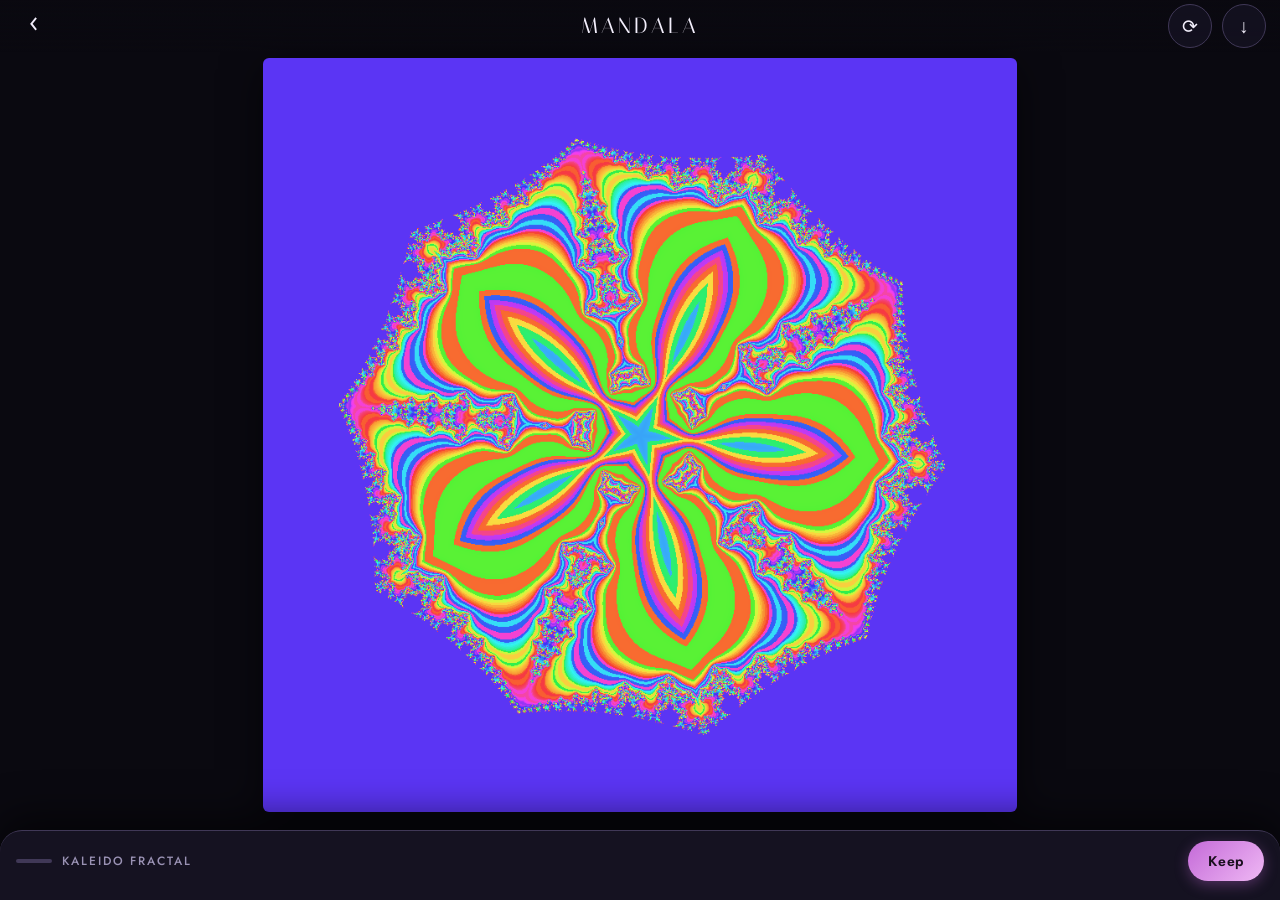
<file: mandala/index.html>
<!DOCTYPE html>
<html lang="en">
<head>
<meta charset="UTF-8">
<meta name="viewport" content="width=device-width, initial-scale=1, viewport-fit=cover">
<meta name="theme-color" content="#0b0d12">
<title>Mandala</title>
<link rel="stylesheet" href="mandala.css">
</head>
<body>
<div class="appWrap">

  <canvas id="mainCanvas"></canvas>

  <div class="topBar">
    <a class="homeBtn" href="../index.html" aria-label="Back to Math Gen" title="Back to Math Gen">&#8249;</a>
    <span class="topTitle">Mandala</span>
    <button id="btnRandomize" class="iconBtn" title="Randomise everything">⟳</button>
    <button id="btnExport" class="iconBtn" title="Save image">↓</button>
  </div>

  <div class="sheet" id="sheet">
    <div class="sheetHandle" id="sheetHandle">
      <div class="sheetPill"></div>
      <span class="sheetLabel" id="sheetLabel">Kaleido fractal</span>
      <button id="btnGenerate" class="generateBtn">Keep</button>
    </div>
    <div class="settingsList" id="settingsList">

      <!-- STYLE -->
      <div class="settingsGroup">
        <div class="groupLabel">Style</div>

        <div class="settingRow" data-key="style">
          <div class="settingRowInner"><span class="settingName">Style</span><span class="settingVal" id="styleVal">Kaleido fractal</span></div>
          <div class="settingControl">
            <select id="style" class="bigSelect">
              <optgroup label="Fractal">
                <option value="kaleido" selected>Kaleido fractal</option>
                <option value="filigree">Orbit filigree</option>
                <option value="bloom">Bloom field</option>
              </optgroup>
              <optgroup label="Drawn">
                <option value="lattice">Lattice mandala</option>
                <option value="rosette">Spirograph rosette</option>
                <option value="tunnel">Tunnel rings</option>
              </optgroup>
            </select>
          </div>
        </div>

        <div class="settingRow" data-key="seed">
          <div class="settingRowInner"><span class="settingName">Seed</span><span class="settingVal" id="seedVal">—</span></div>
          <div class="settingControl inline">
            <input type="text" id="seed" class="bigInput" placeholder="any words" autocomplete="off" autocapitalize="off" spellcheck="false">
            <button id="btnNewSeed" class="miniBtn" type="button">New</button>
          </div>
        </div>

        <div class="settingRow" data-key="shuffle">
          <div class="settingRowInner"><span class="settingName">Shuffle style</span><span class="settingVal">random style, same seed</span></div>
          <div class="settingControl">
            <button id="btnShuffleStyle" class="wideBtn" type="button">Shuffle</button>
          </div>
        </div>
      </div>

      <!-- STYLE DETAIL (built by the app) -->
      <div class="settingsGroup" id="styleDetailGroup">
        <div class="groupLabel">Style detail</div>
        <div id="styleDetailRows"></div>
      </div>

      <!-- COLOUR -->
      <div class="settingsGroup">
        <div class="groupLabel">Colour</div>

        <div class="settingRow" data-key="palette">
          <div class="settingRowInner"><span class="settingName">Palette</span><span class="settingVal" id="paletteVal">spectrum</span></div>
          <div class="settingControl">
            <!-- the palette is chosen by the swatches; this field holds the value
                 so the app reads it the same way as every other control -->
            <input type="hidden" id="palette" value="spectrum">
            <div class="swatchGrid" id="swatchGrid"></div>
          </div>
        </div>

        <div class="settingRow" data-key="contrast">
          <div class="settingRowInner"><span class="settingName">Saturation</span><span class="settingVal" id="contrastVal">70</span></div>
          <div class="settingControl">
            <input type="range" id="contrast" class="bigSlider" min="0" max="100" step="5" value="70">
          </div>
        </div>

        <div class="settingRow" data-key="rotation">
          <div class="settingRowInner"><span class="settingName">Rotation</span><span class="settingVal" id="rotationVal">0°</span></div>
          <div class="settingControl">
            <input type="range" id="rotation" class="bigSlider" min="0" max="330" step="30" value="0">
          </div>
        </div>
      </div>

      <!-- FINISH -->
      <div class="settingsGroup">
        <div class="groupLabel">Finish</div>

        <div class="settingRow" data-key="grain">
          <div class="settingRowInner"><span class="settingName">Grain</span><span class="settingVal" id="grainVal">0</span></div>
          <div class="settingControl">
            <input type="range" id="grain" class="bigSlider" min="0" max="30" step="5" value="0">
          </div>
        </div>

        <div class="settingRow" data-key="vignette">
          <div class="settingRowInner"><span class="settingName">Vignette</span><span class="settingVal" id="vignetteVal">0</span></div>
          <div class="settingControl">
            <input type="range" id="vignette" class="bigSlider" min="0" max="45" step="5" value="0">
          </div>
        </div>
      </div>

      <!-- OUTPUT -->
      <div class="settingsGroup">
        <div class="groupLabel">Output</div>

        <div class="settingRow" data-key="size">
          <div class="settingRowInner"><span class="settingName">Size</span><span class="settingVal" id="sizeVal">Square 1500</span></div>
          <div class="settingControl">
            <select id="size" class="bigSelect">
              <option value="square" selected>Square 1500×1500</option>
              <option value="portrait">Portrait 1080×1620</option>
              <option value="a17">Samsung A17 1080×2340</option>
              <option value="landscape">Landscape 1920×1080</option>
              <option value="large">Large 3000×3000</option>
              <option value="print">Print 4000×4000</option>
              <option value="phone">My phone 1080×2400</option>
            </select>
          </div>
        </div>

        <div class="settingRow" data-key="filename">
          <div class="settingRowInner"><span class="settingName">File name</span><span class="settingVal" id="filenameVal">—</span></div>
          <div class="settingControl">
            <input type="text" id="filename" class="bigInput" placeholder="mandala" autocomplete="off" autocapitalize="off" spellcheck="false">
          </div>
        </div>

        <div class="settingRow" data-key="save">
          <div class="settingRowInner"><span class="settingName">Save image</span><span class="settingVal">PNG at the chosen size</span></div>
          <div class="settingControl">
            <button id="btnSaveWide" class="wideBtn" type="button">Save PNG</button>
          </div>
        </div>
      </div>

    </div>
  </div>

  <div class="toast" id="toast"></div>
</div>

<script src="mandala-engine.js"></script>
<script src="../shared/app-kit.js"></script>
<script src="mandala-app.js"></script>
</body>
</html>
</file>
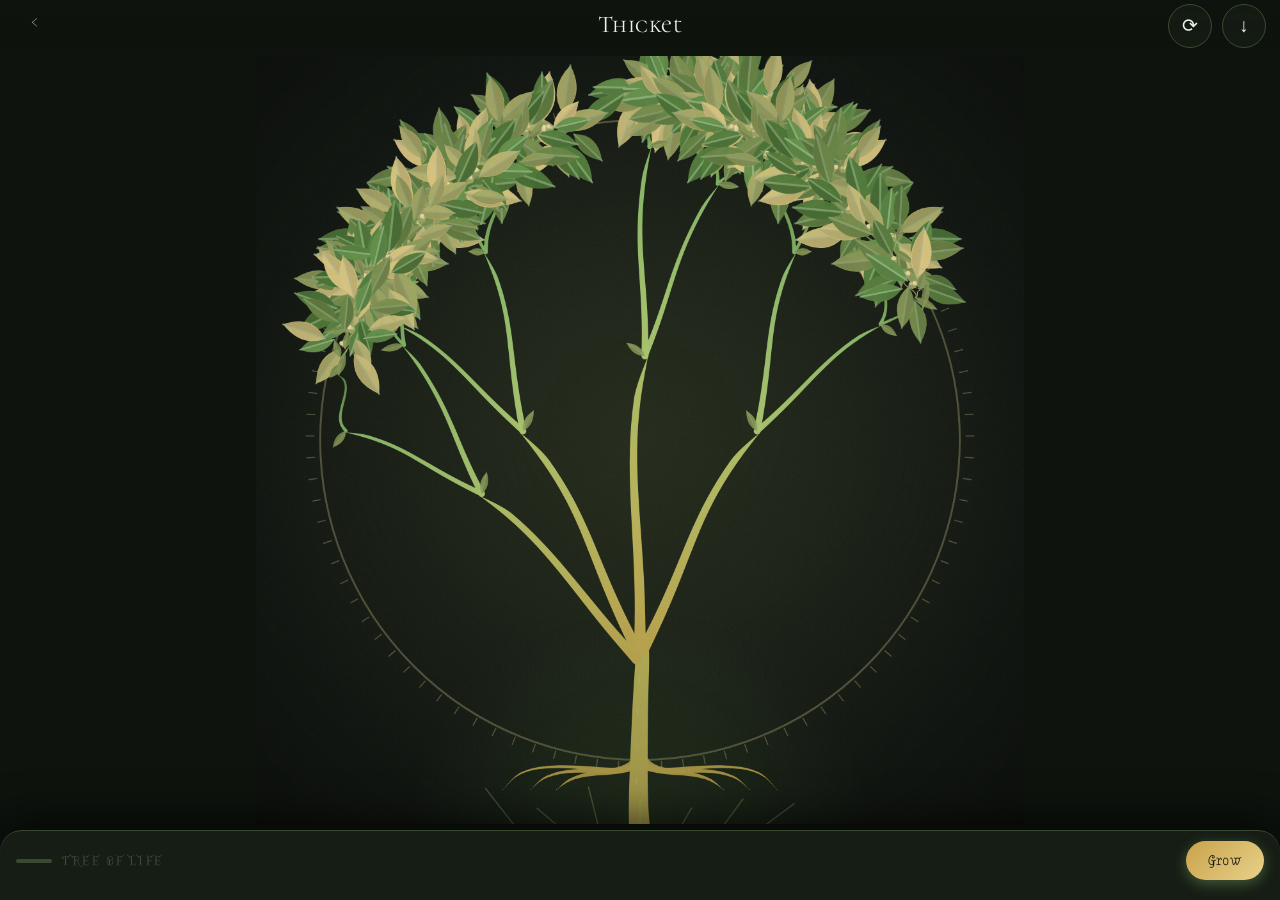
<file: thicket/index.html>
<!DOCTYPE html>
<html lang="en">
<head>
<meta charset="UTF-8">
<meta name="viewport" content="width=device-width, initial-scale=1, viewport-fit=cover">
<meta name="theme-color" content="#0e130e">
<title>Thicket</title>
<link rel="stylesheet" href="thicket.css">
</head>
<body>
<div class="appWrap">

  <canvas id="mainCanvas"></canvas>

  <div class="topBar">
    <a class="homeBtn" href="../index.html" aria-label="Back to Math Gen" title="Back to Math Gen">&#8249;</a>
    <span class="topTitle">Thicket</span>
    <button id="btnRandomize" class="iconBtn" title="Randomize">⟳</button>
    <button id="btnExport" class="iconBtn" title="Save image">↓</button>
  </div>

  <div class="sheet" id="sheet">
    <div class="sheetHandle" id="sheetHandle">
      <div class="sheetPill"></div>
      <span class="sheetLabel" id="sheetLabel">Settings</span>
      <button id="btnGenerate" class="generateBtn">Grow</button>
    </div>
    <div class="settingsList" id="settingsList">

      <!-- PATTERN -->
      <div class="settingsGroup">
        <div class="groupLabel">Pattern</div>
        <div class="settingRow" data-key="growthStyle">
          <div class="settingRowInner"><span class="settingName">Style</span><span class="settingVal" id="growthStyleVal">Tree</span></div>
          <div class="settingControl">
            <select id="growthStyle" class="bigSelect">
              <optgroup label="Trees &amp; growth">
                <option value="tree" selected>Tree of life</option>
                <option value="bamboo">Grove</option>
                <option value="bloom">Bloom</option>
              </optgroup>
              <optgroup label="Fungi">
                <option value="mushroom">Mushroom stand</option>
                <option value="mycelium">Mycelium threads</option>
                <option value="sporeprint">Spore print</option>
              </optgroup>
              <optgroup label="Ornament">
                <option value="coral">Mandala</option>
                <option value="bramble">Wreath</option>
                <option value="reed">Fountain</option>
                <option value="fern">Corner frames</option>
              </optgroup>
            </select>
            <p class="settingHint">Each style is one fixed, symmetrical plate. The sliders shape it and the seed varies it.</p>
          </div>
        </div>
        <div class="settingRow" data-key="seed">
          <div class="settingRowInner"><span class="settingName">Seed</span><span class="settingVal" id="seedVal">thicket</span></div>
          <div class="settingControl">
            <input type="text" id="seed" class="bigText" value="thicket" spellcheck="false" autocapitalize="off" autocomplete="off">
            <button id="btnNewSeed" class="wideBtn" type="button">New seed</button>
            <p class="settingHint">Same seed and same settings always give the same picture. Type anything.</p>
          </div>
        </div>
      </div>

      <!-- SHAPE (shared) -->
      <div class="settingsGroup">
        <div class="groupLabel">Shape</div>

        <div class="settingRow" data-key="scale">
          <div class="settingRowInner"><span class="settingName">Scale</span><span class="settingVal" id="scaleVal">1</span></div>
          <div class="settingControl"><input type="range" id="scale" min="0.5" max="2" step="0.05" value="1" class="bigSlider"></div>
        </div>

        <div class="settingRow" data-key="reach">
          <div class="settingRowInner"><span class="settingName">Reach</span><span class="settingVal" id="reachVal">70</span></div>
          <div class="settingControl">
            <input type="range" id="reach" min="20" max="100" step="1" value="70" class="bigSlider">
            <p class="settingHint">How far the growth extends from its start point toward the far side.</p>
          </div>
        </div>

        <div class="settingRow" data-key="depth">
          <div class="settingRowInner"><span class="settingName">Depth</span><span class="settingVal" id="depthVal">5</span></div>
          <div class="settingControl">
            <input type="range" id="depth" min="2" max="8" step="1" value="5" class="bigSlider">
            <p class="settingHint">How many times leaves or strands divide. Higher makes finer detail.</p>
          </div>
        </div>

        <div class="settingRow" data-key="curl">
          <div class="settingRowInner"><span class="settingName">Curl</span><span class="settingVal" id="curlVal">30</span></div>
          <div class="settingControl">
            <input type="range" id="curl" min="0" max="100" step="1" value="30" class="bigSlider">
            <p class="settingHint">How much the strands sway or coil. Low is calm, high is curled.</p>
          </div>
        </div>

        <div class="settingRow" data-key="density">
          <div class="settingRowInner"><span class="settingName">Density</span><span class="settingVal" id="densityVal">50</span></div>
          <div class="settingControl">
            <input type="range" id="density" min="0" max="100" step="1" value="50" class="bigSlider">
            <p class="settingHint">How full the design is. Low is sparse, high is lush.</p>
          </div>
        </div>

        <div class="settingRow" data-key="lineWeight">
          <div class="settingRowInner"><span class="settingName">Line weight</span><span class="settingVal" id="lineWeightVal">5</span></div>
          <div class="settingControl"><input type="range" id="lineWeight" min="1" max="20" step="1" value="5" class="bigSlider"></div>
        </div>

        <div class="settingRow" data-key="taper">
          <div class="settingRowInner"><span class="settingName">Taper</span><span class="settingVal" id="taperVal">50</span></div>
          <div class="settingControl">
            <input type="range" id="taper" min="0" max="100" step="1" value="50" class="bigSlider">
            <p class="settingHint">How much thinner outer strands get. Low keeps even lines, high makes fine tips.</p>
          </div>
        </div>

        <div class="settingRow" data-key="tips">
          <div class="settingRowInner"><span class="settingName">Tips</span><span class="settingVal" id="tipsVal">Buds</span></div>
          <div class="settingControl">
            <select id="tips" class="bigSelect">
              <option value="none">None</option>
              <option value="dots">Dots</option>
              <option value="buds" selected>Buds</option>
              <option value="leaves">Leaves</option>
            </select>
            <p class="settingHint">What sits on the ends of the smallest strands.</p>
          </div>
        </div>

        <div class="settingRow" data-key="tipSize">
          <div class="settingRowInner"><span class="settingName">Tip size</span><span class="settingVal" id="tipSizeVal">50</span></div>
          <div class="settingControl"><input type="range" id="tipSize" min="10" max="100" step="5" value="50" class="bigSlider"></div>
        </div>

        <div class="settingRow" data-key="colourStyle">
          <div class="settingRowInner"><span class="settingName">Colour style</span><span class="settingVal" id="colourStyleVal">Fade</span></div>
          <div class="settingControl">
            <select id="colourStyle" class="bigSelect">
              <option value="fade" selected>Fade root to tip</option>
              <option value="limb">Colour per strand</option>
              <option value="random">Random per strand</option>
            </select>
          </div>
        </div>
      </div>

      <!-- FOLD (coral, bramble) -->
      <div class="settingsGroup" data-styles="coral bramble">
        <div class="groupLabel">Fold</div>
        <div class="settingRow" data-key="fold">
          <div class="settingRowInner"><span class="settingName">Fold count</span><span class="settingVal" id="foldVal">8</span></div>
          <div class="settingControl">
            <input type="range" id="fold" min="4" max="16" step="1" value="8" class="bigSlider">
            <p class="settingHint">How many equal slices the design repeats around the centre.</p>
          </div>
        </div>
      </div>

      <!-- BAMBOO -->
      <div class="settingsGroup" data-styles="bamboo">
        <div class="groupLabel">Grove</div>
        <div class="settingRow" data-key="bambooCount">
          <div class="settingRowInner"><span class="settingName">Stalks per side</span><span class="settingVal" id="bambooCountVal">5</span></div>
          <div class="settingControl"><input type="range" id="bambooCount" min="2" max="12" step="1" value="5" class="bigSlider"></div>
        </div>
        <div class="settingRow" data-key="bambooLeafLen">
          <div class="settingRowInner"><span class="settingName">Leaf length</span><span class="settingVal" id="bambooLeafLenVal">50</span></div>
          <div class="settingControl"><input type="range" id="bambooLeafLen" min="10" max="100" step="5" value="50" class="bigSlider"></div>
        </div>
      </div>

      <!-- FERN -->
      <div class="settingsGroup" data-styles="fern">
        <div class="groupLabel">Corner frames</div>
        <div class="settingRow" data-key="fernCount">
          <div class="settingRowInner"><span class="settingName">Fronds per corner</span><span class="settingVal" id="fernCountVal">3</span></div>
          <div class="settingControl"><input type="range" id="fernCount" min="1" max="6" step="1" value="3" class="bigSlider"></div>
        </div>
        <div class="settingRow" data-key="fernSpacing">
          <div class="settingRowInner"><span class="settingName">Leaf pairing</span><span class="settingVal" id="fernSpacingVal">50</span></div>
          <div class="settingControl">
            <input type="range" id="fernSpacing" min="0" max="100" step="5" value="50" class="bigSlider">
            <p class="settingHint">Low is tight and brushy, high is open and airy.</p>
          </div>
        </div>
      </div>

      <!-- COLOUR -->
      <div class="settingsGroup">
        <div class="groupLabel">Colour</div>
        <div class="settingRow" data-key="colorScheme">
          <div class="settingRowInner"><span class="settingName">Scheme</span><span class="settingVal" id="colorSchemeVal">Custom</span></div>
          <div class="settingControl">
            <select id="colorScheme" class="bigSelect">
              <option value="custom" selected>Custom (my colours)</option>
              <option value="complementary">Complementary</option>
              <option value="splitcomp">Split-complementary</option>
              <option value="analogous">Analogous</option>
              <option value="triadic">Triadic</option>
              <option value="tetradic">Tetradic</option>
              <option value="monochrome">Monochrome</option>
              <option value="moss">Moss &amp; Brass</option>
              <option value="autumn">Autumn</option>
              <option value="forest">Deep Forest</option>
              <option value="noir">Noir</option>
              <option value="neon">Neon</option>
              <option value="pastel">Pastel on dark</option>
            </select>
            <p class="settingHint">The first six build from Colour 1 and keep its shade. The rest are fixed and set the background too.</p>
          </div>
        </div>
        <div class="settingRow" data-key="color1" id="color1Row">
          <div class="settingRowInner"><span class="settingName">Colour 1</span><span class="colorDot" id="color1Dot" style="background:#c9a24a;"></span></div>
          <div class="settingControl"></div><input type="hidden" id="color1" value="#c9a24a">
        </div>
        <div class="settingRow" data-key="color2" id="color2Row">
          <div class="settingRowInner"><span class="settingName">Colour 2</span><span class="colorDot" id="color2Dot" style="background:#9bcf7a;"></span></div>
          <div class="settingControl"></div><input type="hidden" id="color2" value="#9bcf7a">
        </div>
        <div class="settingRow" data-key="color3" id="color3Row">
          <div class="settingRowInner"><span class="settingName">Colour 3</span><span class="colorDot" id="color3Dot" style="background:#4f7a3a;"></span></div>
          <div class="settingControl"></div><input type="hidden" id="color3" value="#4f7a3a">
        </div>
        <div class="settingRow" data-key="color4" id="color4Row">
          <div class="settingRowInner"><span class="settingName">Colour 4</span><span class="colorDot" id="color4Dot" style="background:#e8d28a;"></span></div>
          <div class="settingControl"></div><input type="hidden" id="color4" value="#e8d28a">
        </div>
      </div>

      <!-- BACKGROUND -->
      <div class="settingsGroup">
        <div class="groupLabel">Background</div>
        <div class="settingRow" data-key="bgStyle">
          <div class="settingRowInner"><span class="settingName">Style</span><span class="settingVal" id="bgStyleVal">Solid</span></div>
          <div class="settingControl">
            <select id="bgStyle" class="bigSelect">
              <option value="solid" selected>Solid</option>
              <option value="linear">Gradient, top to bottom</option>
              <option value="diagonal">Gradient, diagonal</option>
              <option value="radial">Gradient, from the centre</option>
            </select>
          </div>
        </div>
        <div class="settingRow" data-key="bgColor" id="bgColorRow">
          <div class="settingRowInner"><span class="settingName">Background</span><span class="colorDot" id="bgColorDot" style="background:#0e130e;"></span></div>
          <div class="settingControl"></div><input type="hidden" id="bgColor" value="#0e130e">
        </div>
        <div class="settingRow" data-key="bgColor2" id="bgColor2Row">
          <div class="settingRowInner"><span class="settingName">Background 2</span><span class="colorDot" id="bgColor2Dot" style="background:#1c2a1b;"></span></div>
          <div class="settingControl"></div><input type="hidden" id="bgColor2" value="#1c2a1b">
        </div>
        <div class="settingRow" data-key="bgTransparent">
          <div class="settingRowInner"><span class="settingName">Transparent bg</span><span class="settingVal" id="bgTransparentVal">Off</span></div>
          <div class="settingControl">
            <div class="toggleWrap"><button class="toggleBtn" id="bgTransparentToggle" data-on="false" type="button">Off</button></div>
            <p class="settingHint">Saved PNGs keep a see-through background. JPG uses the background colour.</p>
          </div>
          <input type="hidden" id="bgTransparent" value="false">
        </div>
        <div class="settingRow" data-key="bgHost" id="bgHostRow">
          <div class="settingRowInner"><span class="settingName">Backdrop</span><span class="settingVal" id="bgHostVal">Off</span></div>
          <div class="settingControl">
            <div class="toggleWrap"><button class="toggleBtn" id="bgHostToggle" data-on="false" type="button">Backdrop: off</button></div>
            <p class="settingHint">Paints the image saved in the Backdrop tool behind the artwork.</p>
          </div>
        </div>
      </div>

      <!-- OUTPUT -->
      <div class="settingsGroup">
        <div class="groupLabel">Output</div>
        <div class="settingRow" data-key="size">
          <div class="settingRowInner"><span class="settingName">Size</span><span class="settingVal" id="sizeVal">Square</span></div>
          <div class="settingControl">
            <select id="size" class="bigSelect">
              <option value="square" selected>Square 1500×1500</option>
              <option value="portrait">Portrait 1080×1620</option>
              <option value="a17">Samsung A17 1080×2340</option>
              <option value="landscape">Landscape 1920×1080</option>
            </select>
          </div>
        </div>
        <div class="settingRow" data-key="format">
          <div class="settingRowInner"><span class="settingName">File type</span><span class="settingVal" id="formatVal">PNG</span></div>
          <div class="settingControl">
            <select id="format" class="bigSelect">
              <option value="png" selected>PNG (sharp, can be transparent)</option>
              <option value="jpg">JPG (smaller file)</option>
            </select>
          </div>
        </div>
        <div class="settingRow" data-key="filename">
          <div class="settingRowInner"><span class="settingName">File name</span><span class="settingVal" id="filenameVal">thicket</span></div>
          <div class="settingControl"><input type="text" id="filename" class="bigText" value="thicket" spellcheck="false" autocapitalize="off" autocomplete="off"></div>
        </div>
      </div>

      <!-- SAVED LOOKS -->
      <div class="settingsGroup">
        <div class="groupLabel">Saved looks</div>
        <div class="settingRow" data-key="presets">
          <div class="settingRowInner"><span class="settingName">My presets</span><span class="settingVal" id="presetCountVal">0</span></div>
          <div class="settingControl">
            <select id="presetList" class="bigSelect"><option value="">— none saved —</option></select>
            <div class="btnTrio">
              <button id="btnSavePreset" class="wideBtn" type="button">Save current</button>
              <button id="btnLoadPreset" class="wideBtn" type="button">Load</button>
              <button id="btnDeletePreset" class="wideBtn danger" type="button">Delete</button>
            </div>
            <p class="settingHint">Saves every setting and colour on this phone only.</p>
          </div>
        </div>
      </div>

    </div>
  </div>
</div>

<div id="colorPickerOverlay" class="cpOverlay hidden">
  <div class="cpPanel">
    <div class="cpTitle" id="cpTitle">Pick a colour</div>
    <div class="cpSLWrap"><canvas id="cpSLCanvas"></canvas><div id="cpSLCursor" class="cpCursor"></div></div>
    <div class="cpHueWrap"><canvas id="cpHueCanvas"></canvas><div id="cpHueCursor" class="cpHueCursor"></div></div>
    <div class="cpHexRow"><span class="cpHexLabel">#</span><input type="text" id="cpHexInput" class="cpHexInput" maxlength="6" spellcheck="false" autocomplete="off"><div id="cpHexPreview" class="cpHexPreview"></div></div>
    <div class="cpPresets" id="cpPresets"></div>
    <div class="cpButtons"><button class="cpBtn" id="cpCancel" type="button">Cancel</button><button class="cpBtn primary" id="cpApply" type="button">Apply</button></div>
  </div>
</div>

<script src="../shared/backdrop-engine.js"></script>
<script src="../shared/bg-host.js"></script>
<script src="thicket-core.js"></script>
<script src="thicket-forms.js"></script>
<script src="../shared/app-kit.js"></script>
<script src="thicket-app.js"></script>
</body>
</html>
</file>
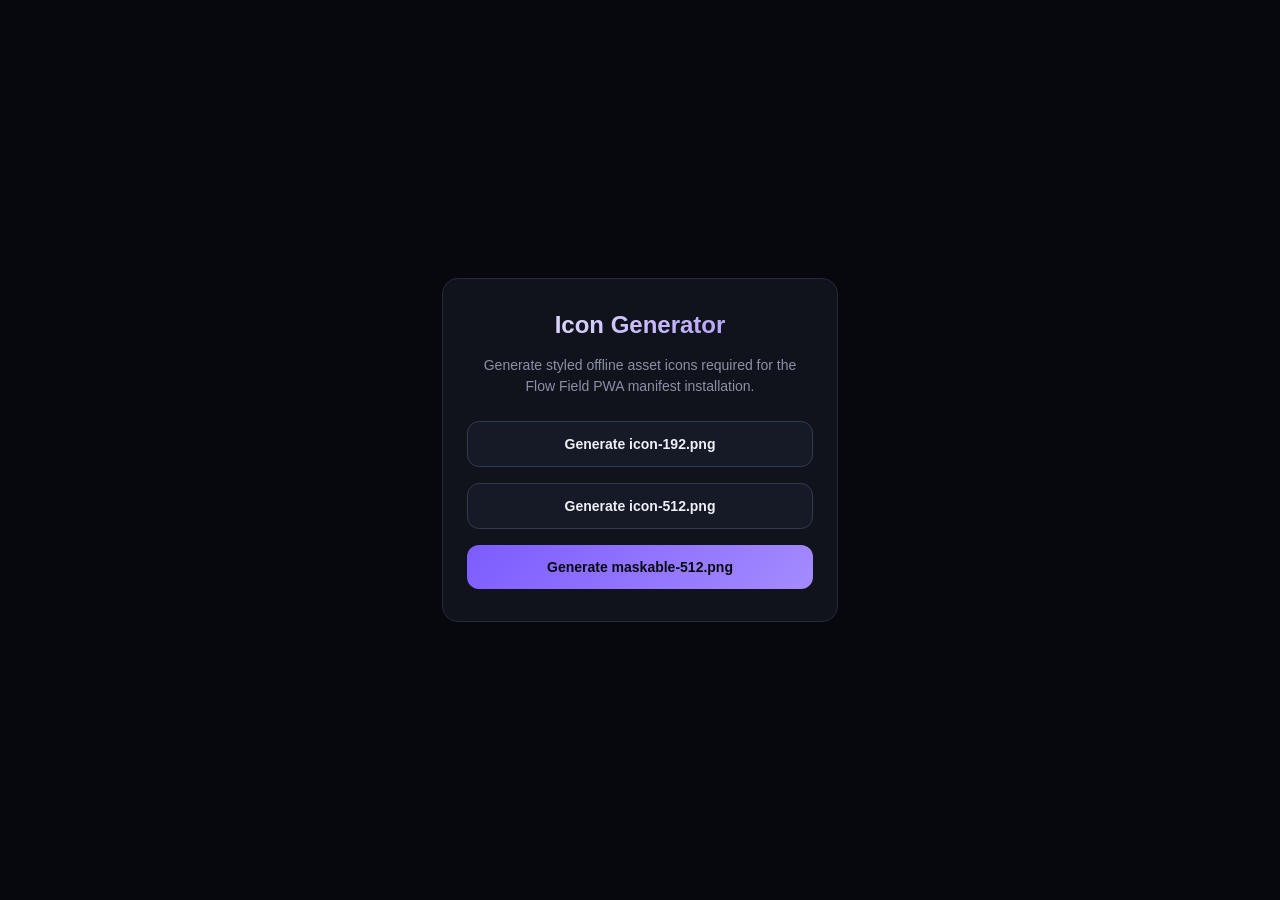
<file: flow-field/icon/iconmaker.html>
<!DOCTYPE html>
<html lang="en">
<head>
<meta charset="UTF-8">
<meta name="viewport" content="width=device-width, initial-scale=1, viewport-fit=cover">
<title>Icon Maker: Flow Field</title>
<style>
  :root {
    --bg: #07080d; --panel: #10131c; --panel2: #161a26; --panel3: #1c2130;
    --border: #242a3a; --borderStrong: #333a4d; --text: #eef0f7; --dim: #8b90a6;
    --accent: #7c5cff; --accent2: #a58bff;
  }
  * { box-sizing: border-box; -webkit-tap-highlight-color: transparent; }
  html, body {
    margin: 0; padding: 0; background: var(--bg); color: var(--text);
    font-family: -apple-system, BlinkMacSystemFont, "Segoe UI", Roboto, Helvetica, Arial, sans-serif;
    height: 100%; display: flex; flex-direction: column; justify-content: center; align-items: center;
  }
  .wrap {
    width: 90%; max-width: 440px; padding: 32px 24px;
    background: var(--panel); border: 1px solid var(--border);
    border-radius: 16px; display: flex; flex-direction: column; gap: 16px;
  }
  h1 { 
    margin: 0; font-size: 24px; font-weight: 800; text-align: center;
    background: linear-gradient(135deg, var(--text), var(--accent2));
    -webkit-background-clip: text; -webkit-text-fill-color: transparent; background-clip: text; 
  }
  p { margin: 0 0 8px 0; color: var(--dim); font-size: 14px; text-align: center; line-height: 1.5; }
  .btn {
    background: var(--panel2); border: 1px solid var(--borderStrong);
    color: var(--text); padding: 14px; border-radius: 12px; font-weight: 700;
    cursor: pointer; text-align: center; transition: 0.15s ease; font-size: 14px;
  }
  .btn:hover { background: var(--panel3); border-color: var(--accent); }
  .btn.primary { background: linear-gradient(135deg, var(--accent), var(--accent2)); color: #0a0b10; border: none; }
  canvas { display: none; }
</style>
</head>
<body>

<div class="wrap">
  <h1>Icon Generator</h1>
  <p>Generate styled offline asset icons required for the Flow Field PWA manifest installation.</p>
  <button class="btn" id="btn192">Generate icon-192.png</button>
  <button class="btn" id="btn512">Generate icon-512.png</button>
  <button class="btn primary" id="btnMaskable">Generate maskable-512.png</button>
</div>

<canvas id="iconCanvas"></canvas>

<script>
  const canvas = document.getElementById("iconCanvas");
  const ctx = canvas.getContext("2d");

  function drawFlowArt(size, isMaskable) {
    canvas.width = size; canvas.height = size;
    
    // Maskable icons require edge-to-edge solid color bleeding
    ctx.fillStyle = isMaskable ? "#10131c" : "#07080d";
    ctx.fillRect(0, 0, size, size);

    ctx.lineCap = "round";
    const scale = size / 512;
    
    const lines = [
      { color: "#3b82f6", width: 8, points: [[0.1, 0.8], [0.3, 0.5], [0.6, 0.4], [0.9, 0.2]] },
      { color: "#a855f7", width: 12, points: [[0.1, 0.9], [0.4, 0.7], [0.7, 0.6], [0.9, 0.3]] },
      { color: "#7c5cff", width: 16, points: [[0.2, 0.9], [0.5, 0.8], [0.8, 0.5], [0.9, 0.1]] }
    ];

    lines.forEach(line => {
      ctx.beginPath();
      ctx.strokeStyle = line.color;
      ctx.lineWidth = line.width * scale;
      
      line.points.forEach((p, i) => {
         const x = p[0] * size;
         const y = p[1] * size;
         if (i === 0) {
             ctx.moveTo(x, y);
         } else {
           const prevX = line.points[i-1][0] * size;
           const prevY = line.points[i-1][1] * size;
           const cpX = (x + prevX) / 2;
           const cpY = (y + prevY) / 2;
           ctx.quadraticCurveTo(cpX, prevY, x, y);
         }
      });
      ctx.stroke();
    });
  }

  function download(filename, size, isMaskable) {
    drawFlowArt(size, isMaskable);
    canvas.toBlob(blob => {
      const url = URL.createObjectURL(blob);
      const a = document.createElement("a");
      a.href = url;
      a.download = filename;
      document.body.appendChild(a);
      a.click();
      a.remove();
      setTimeout(() => URL.revokeObjectURL(url), 1500);
    }, "image/png");
  }

  document.getElementById("btn192").addEventListener("click", () => download("icon-192.png", 192, false));
  document.getElementById("btn512").addEventListener("click", () => download("icon-512.png", 512, false));
  document.getElementById("btnMaskable").addEventListener("click", () => download("maskable-512.png", 512, true));
</script>
</body>
</html>
</file>
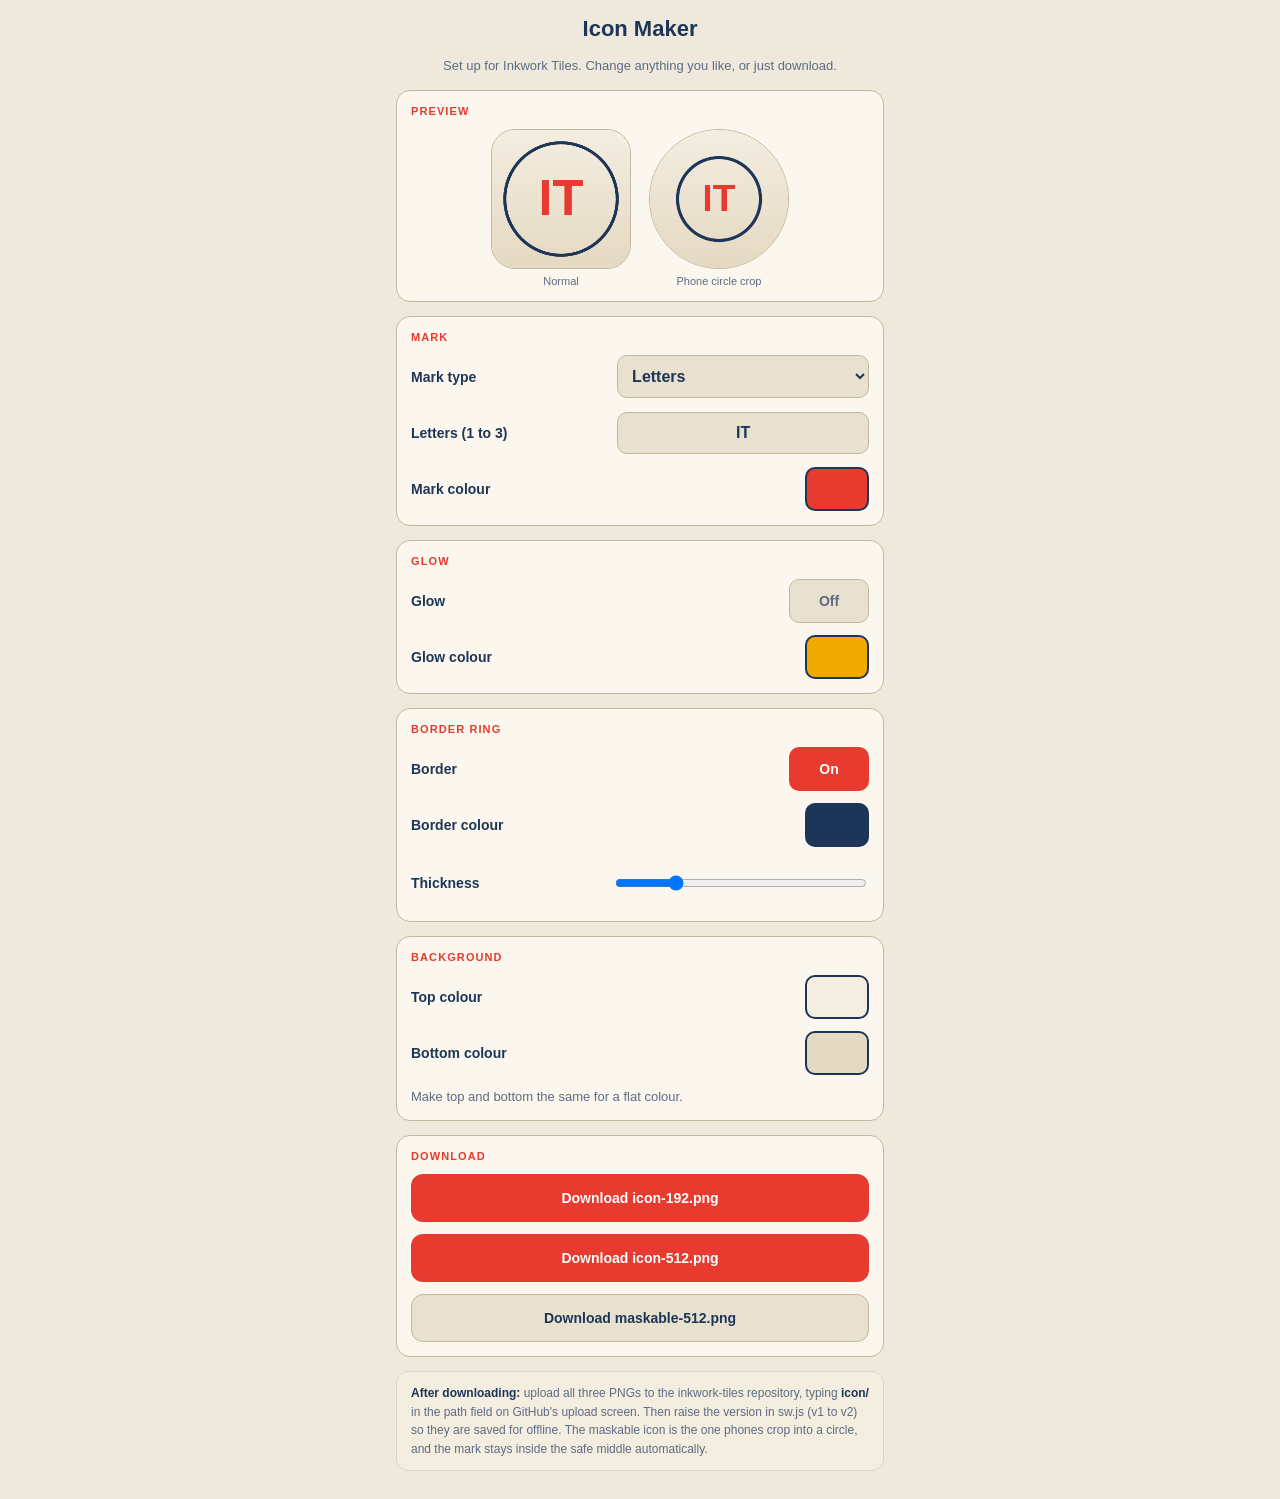
<file: inkwork-tiles/icon/iconmaker.html>
<!DOCTYPE html>
<html lang="en">
<head>
<meta charset="UTF-8">
<meta name="viewport" content="width=device-width, initial-scale=1, viewport-fit=cover">
<meta name="theme-color" content="#efe9dd">
<title>Icon Maker: Inkwork Tiles</title>
<style>
  :root{--bg:#efe9dd;--panel:#fbf7ee;--p2:#f4eee1;--p3:#e9e1d0;--bd:#ddd3bf;--bds:#c4b79c;--text:#1d3557;--dim:#5d6b82;--acc:#e63b2e}
  *{box-sizing:border-box;-webkit-tap-highlight-color:transparent}
  html,body{margin:0;background:var(--bg);color:var(--text);font-family:-apple-system,BlinkMacSystemFont,"Segoe UI",Roboto,Helvetica,Arial,sans-serif;touch-action:manipulation}
  .wrap{max-width:520px;margin:0 auto;padding:calc(env(safe-area-inset-top,0px) + 16px) 16px calc(env(safe-area-inset-bottom,0px) + 28px);display:flex;flex-direction:column;gap:14px}
  h1{margin:0;font-size:22px;font-weight:800;text-align:center;color:var(--text)}
  .lead{margin:0;font-size:13px;color:var(--dim);line-height:1.5;text-align:center}
  .group{background:var(--panel);border:1px solid var(--bds);border-radius:14px;padding:14px;display:flex;flex-direction:column;gap:12px}
  h2{margin:0;font-size:11px;text-transform:uppercase;letter-spacing:.1em;color:var(--acc);font-weight:800}
  .field{display:flex;align-items:center;justify-content:space-between;gap:10px;min-height:44px}
  .field label{font-size:14px;font-weight:600;flex:1}
  .field select,.field input[type=text]{width:55%;background:var(--p3);border:1px solid var(--bds);color:var(--text);border-radius:10px;padding:11px 10px;font-size:16px;font-weight:700}
  .field input[type=text]{text-align:center;text-transform:uppercase}
  .field input[type=range]{width:55%;height:44px}
  .sw{width:64px;height:44px;border-radius:10px;border:2px solid var(--text);cursor:pointer;padding:0}
  .tog{width:80px;height:44px;border-radius:10px;border:1px solid var(--bds);background:var(--p3);color:var(--dim);font-weight:800;font-size:14px;cursor:pointer}
  .tog[data-on="true"]{background:var(--acc);color:#fff;border-color:transparent}
  .previews{display:flex;justify-content:center;gap:18px;flex-wrap:wrap}
  .pv{display:flex;flex-direction:column;align-items:center;gap:6px;font-size:11px;color:var(--dim)}
  .pv canvas{width:140px;height:140px;border:1px solid var(--bds)}
  #pvA{border-radius:24px}
  #pvB{border-radius:50%}
  button.dl{background:var(--p3);border:1px solid var(--bds);color:var(--text);border-radius:12px;padding:15px;font-size:14px;font-weight:800;cursor:pointer}
  button.dl.primary{background:var(--acc);color:#fff;border-color:transparent}
  button.dl:active{transform:scale(.97)}
  .note{font-size:12px;color:var(--dim);line-height:1.55;background:var(--p2);border:1px solid var(--bd);border-radius:12px;padding:12px 14px}
  .note b{color:var(--text)}
  .hidden{display:none!important}
  .cpOverlay{position:fixed;inset:0;background:rgba(29,53,87,.55);z-index:500;display:flex;align-items:flex-end;justify-content:center}
  .cpPanel{background:var(--panel);border:2px solid var(--text);border-radius:22px 22px 0 0;padding:18px 16px calc(env(safe-area-inset-bottom,0px) + 16px);width:100%;max-width:640px;display:flex;flex-direction:column;gap:14px}
  .cpTitle{font-size:12px;font-weight:800;color:var(--text);text-align:center;text-transform:uppercase;letter-spacing:.1em}
  .cpSLWrap{position:relative;width:100%;height:180px;border-radius:10px;overflow:hidden;touch-action:none;border:1px solid var(--bds)}
  .cpHueWrap{position:relative;width:100%;height:32px;border-radius:16px;touch-action:none}
  #cpSL,#cpHue{width:100%;height:100%;display:block}
  #cpHue{border-radius:16px}
  .cur{position:absolute;width:24px;height:24px;border-radius:50%;border:2.5px solid #fff;box-shadow:0 0 0 1.5px rgba(0,0,0,.6);pointer-events:none;transform:translate(-50%,-50%)}
  .cpHexRow{display:flex;align-items:center;gap:8px}
  .cpHexRow input{flex:1;background:var(--p3);border:1px solid var(--bds);color:var(--text);border-radius:10px;padding:10px 12px;font-size:16px;font-family:monospace;letter-spacing:.08em;text-transform:uppercase}
  #cpPrev{width:38px;height:38px;border-radius:8px;border:1px solid var(--text)}
  .cpPresets{display:flex;flex-wrap:wrap;gap:8px}
  .cpPresets button{width:36px;height:36px;border-radius:8px;border:1.5px solid var(--bds);padding:0;cursor:pointer}
  .cpBtns{display:flex;gap:8px}
  .cpBtns button{flex:1;background:var(--p3);border:1px solid var(--bds);color:var(--text);border-radius:12px;padding:14px;font-size:15px;font-weight:700;cursor:pointer}
  .cpBtns .primary{background:var(--acc);color:#fff;border-color:transparent}
</style>
</head>
<body>
<div class="wrap">
  <h1>Icon Maker</h1>
  <p class="lead">Set up for Inkwork Tiles. Change anything you like, or just download.</p>

  <div class="group">
    <h2>Preview</h2>
    <div class="previews">
      <div class="pv"><canvas id="pvA" width="280" height="280"></canvas>Normal</div>
      <div class="pv"><canvas id="pvB" width="280" height="280"></canvas>Phone circle crop</div>
    </div>
  </div>

  <div class="group">
    <h2>Mark</h2>
    <div class="field"><label>Mark type</label>
      <select id="markType">
        <option value="letters" selected>Letters</option>
        <option value="grid">Tile grid</option>
        <option value="diamond">Diamond</option>
        <option value="hex">Hexagon</option>
        <option value="arcs">Truchet arcs</option>
      </select></div>
    <div class="field" id="lettersRow"><label>Letters (1 to 3)</label>
      <input type="text" id="letters" value="IT" maxlength="3" autocomplete="off" spellcheck="false"></div>
    <div class="field"><label>Mark colour</label><button class="sw" id="swMark" type="button"></button></div>
  </div>

  <div class="group">
    <h2>Glow</h2>
    <div class="field"><label>Glow</label><button class="tog" id="togGlow" data-on="false" type="button">Off</button></div>
    <div class="field"><label>Glow colour</label><button class="sw" id="swGlow" type="button"></button></div>
  </div>

  <div class="group">
    <h2>Border ring</h2>
    <div class="field"><label>Border</label><button class="tog" id="togBorder" data-on="true" type="button">On</button></div>
    <div class="field"><label>Border colour</label><button class="sw" id="swBorder" type="button"></button></div>
    <div class="field"><label>Thickness</label><input type="range" id="thick" min="1" max="10" step="1" value="3"></div>
  </div>

  <div class="group">
    <h2>Background</h2>
    <div class="field"><label>Top colour</label><button class="sw" id="swTop" type="button"></button></div>
    <div class="field"><label>Bottom colour</label><button class="sw" id="swBottom" type="button"></button></div>
    <p class="lead" style="text-align:left">Make top and bottom the same for a flat colour.</p>
  </div>

  <div class="group">
    <h2>Download</h2>
    <button class="dl primary" id="b192" type="button">Download icon-192.png</button>
    <button class="dl primary" id="b512" type="button">Download icon-512.png</button>
    <button class="dl" id="bMask" type="button">Download maskable-512.png</button>
  </div>

  <div class="note"><b>After downloading:</b> upload all three PNGs to the inkwork-tiles repository, typing <b>icon/</b> in the path field on GitHub's upload screen. Then raise the version in sw.js (v1 to v2) so they are saved for offline. The maskable icon is the one phones crop into a circle, and the mark stays inside the safe middle automatically.</div>
</div>

<div id="cpOverlay" class="cpOverlay hidden">
  <div class="cpPanel">
    <div class="cpTitle" id="cpTitle">Pick a colour</div>
    <div class="cpSLWrap"><canvas id="cpSL"></canvas><div id="cpSLCur" class="cur"></div></div>
    <div class="cpHueWrap"><canvas id="cpHue"></canvas><div id="cpHueCur" class="cur" style="top:50%"></div></div>
    <div class="cpHexRow"><span>#</span><input type="text" id="cpHex" maxlength="6" spellcheck="false" autocomplete="off"><div id="cpPrev"></div></div>
    <div class="cpPresets" id="cpPresets"></div>
    <div class="cpBtns"><button id="cpCancel" type="button">Cancel</button><button id="cpApply" class="primary" type="button">Apply</button></div>
  </div>
</div>

<script>
(function(){
  "use strict";
  var TAU=Math.PI*2;
  function $(i){return document.getElementById(i);}
  function clamp(v,a,b){return Math.max(a,Math.min(b,v));}

  var col={mark:"#e63b2e",glow:"#f2a900",border:"#1d3557",top:"#f4eee1",bottom:"#e4d9c2"};
  var swMap={mark:"swMark",glow:"swGlow",border:"swBorder",top:"swTop",bottom:"swBottom"};
  var names={mark:"Mark colour",glow:"Glow colour",border:"Border colour",top:"Background top",bottom:"Background bottom"};

  function rgb(h){h=h.replace("#","");var n=parseInt(h,16);return[(n>>16)&255,(n>>8)&255,n&255];}
  function rgba(h,a){var c=rgb(h);return"rgba("+c[0]+","+c[1]+","+c[2]+","+a+")";}

  function draw(c,size,maskable){
    var cx=size/2,cy=size/2;
    var R=size/2*(maskable?0.62:0.84);
    var g=c.createLinearGradient(0,0,0,size);
    g.addColorStop(0,col.top);g.addColorStop(1,col.bottom);
    c.fillStyle=g;c.fillRect(0,0,size,size);
    var glowOn=$("togGlow").getAttribute("data-on")==="true";
    var borderOn=$("togBorder").getAttribute("data-on")==="true";
    if(glowOn){
      var rg=c.createRadialGradient(cx,cy,R*0.1,cx,cy,R*1.25);
      rg.addColorStop(0,rgba(col.glow,0.5));rg.addColorStop(1,rgba(col.glow,0));
      c.fillStyle=rg;c.fillRect(0,0,size,size);
    }
    if(borderOn){
      c.beginPath();c.arc(cx,cy,R*0.97,0,TAU);
      c.strokeStyle=col.border;c.lineWidth=size*0.0075*parseInt($("thick").value,10);
      c.stroke();
    }
    c.save();
    if(glowOn){c.shadowColor=col.glow;c.shadowBlur=size*0.05;}
    c.strokeStyle=col.mark;c.fillStyle=col.mark;
    c.lineCap="round";c.lineJoin="round";
    var t=$("markType").value;
    var u=R*0.72;
    if(t==="letters"){
      var txt=($("letters").value||"IT").trim().toUpperCase().slice(0,3)||"IT";
      var fs=txt.length===1?R*1.15:txt.length===2?R*0.88:R*0.62;
      c.font="800 "+fs+"px -apple-system,BlinkMacSystemFont,'Segoe UI',Roboto,sans-serif";
      c.textAlign="center";c.textBaseline="middle";
      c.fillText(txt,cx,cy+fs*0.04);
    }else if(t==="grid"){
      var s=u*0.92,gp=u*0.16,i,j;
      for(i=0;i<2;i++)for(j=0;j<2;j++){
        c.fillStyle=(i+j)%2===0?col.mark:col.border;
        c.fillRect(cx-s+i*(s+gp/2)+(i?gp/2:-gp/2)*0+(i?0:-gp/2)*0-(i?-gp/2:gp/2)+0,
                   cy-s+j*(s+gp/2)+(j?gp/2:-gp/2)*0-(j?-gp/2:gp/2),s-gp/2,s-gp/2);
      }
    }else if(t==="diamond"){
      c.beginPath();c.moveTo(cx,cy-u);c.lineTo(cx+u*0.8,cy);c.lineTo(cx,cy+u);c.lineTo(cx-u*0.8,cy);c.closePath();c.fill();
      c.shadowBlur=0;c.beginPath();c.arc(cx,cy,u*0.18,0,TAU);c.fillStyle=col.top;c.fill();
    }else if(t==="hex"){
      c.beginPath();
      for(var h=0;h<6;h++){var a=h*TAU/6+Math.PI/6;var x=cx+Math.cos(a)*u,y=cy+Math.sin(a)*u;if(h===0)c.moveTo(x,y);else c.lineTo(x,y);}
      c.closePath();c.fill();
      c.shadowBlur=0;c.beginPath();
      for(var k=0;k<6;k++){var b=k*TAU/6+Math.PI/6;var x2=cx+Math.cos(b)*u*0.45,y2=cy+Math.sin(b)*u*0.45;if(k===0)c.moveTo(x2,y2);else c.lineTo(x2,y2);}
      c.closePath();c.fillStyle=col.top;c.fill();
    }else{
      c.lineWidth=size*0.05;c.lineCap="butt";
      var q=u*1.0;
      c.beginPath();c.arc(cx-q,cy-q,q,0,Math.PI/2);c.stroke();
      c.beginPath();c.arc(cx+q,cy+q,q,Math.PI,Math.PI*1.5);c.stroke();
      c.beginPath();c.arc(cx-q,cy-q,q*0.45,0,Math.PI/2);c.stroke();
      c.beginPath();c.arc(cx+q,cy+q,q*0.45,Math.PI,Math.PI*1.5);c.stroke();
    }
    c.restore();
  }

  function make(size,maskable){
    var cv=document.createElement("canvas");cv.width=size;cv.height=size;
    draw(cv.getContext("2d"),size,maskable);return cv;
  }
  function preview(){
    [["pvA",false],["pvB",true]].forEach(function(p){
      var cv=$(p[0]);cv.getContext("2d").clearRect(0,0,280,280);
      draw(cv.getContext("2d"),280,p[1]);
    });
    Object.keys(swMap).forEach(function(k){$(swMap[k]).style.background=col[k];});
    $("lettersRow").classList.toggle("hidden",$("markType").value!=="letters");
  }

  function download(name,size,maskable){
    make(size,maskable).toBlob(function(b){
      if(!b){alert("Could not make the image.");return;}
      var url=URL.createObjectURL(b),a=document.createElement("a");
      a.href=url;a.download=name;document.body.appendChild(a);a.click();a.remove();
      setTimeout(function(){URL.revokeObjectURL(url);},2000);
    },"image/png");
  }
  $("b192").addEventListener("click",function(){download("icon-192.png",192,false);});
  $("b512").addEventListener("click",function(){download("icon-512.png",512,false);});
  $("bMask").addEventListener("click",function(){download("maskable-512.png",512,true);});

  ["markType","letters","thick"].forEach(function(i){
    $(i).addEventListener("input",preview);$(i).addEventListener("change",preview);
  });
  ["togGlow","togBorder"].forEach(function(i){
    $(i).addEventListener("click",function(){
      var on=this.getAttribute("data-on")!=="true";
      this.setAttribute("data-on",on?"true":"false");this.textContent=on?"On":"Off";preview();
    });
  });

  /* ---------- colour picker ---------- */
  function hsv2rgb(h,s,v){h=(((h%360)+360)%360)/60;var i=Math.floor(h),f=h-i,p=v*(1-s),q=v*(1-s*f),t=v*(1-s*(1-f)),r,g,b;
    switch(i%6){case 0:r=v;g=t;b=p;break;case 1:r=q;g=v;b=p;break;case 2:r=p;g=v;b=t;break;case 3:r=p;g=q;b=v;break;case 4:r=t;g=p;b=v;break;default:r=v;g=p;b=q;}
    return[r*255,g*255,b*255];}
  function rgb2hsv(r,g,b){r/=255;g/=255;b/=255;var mx=Math.max(r,g,b),mn=Math.min(r,g,b),d=mx-mn,h=0;
    if(d){if(mx===r)h=((g-b)/d)%6;else if(mx===g)h=(b-r)/d+2;else h=(r-g)/d+4;h*=60;if(h<0)h+=360;}
    return[h,mx?d/mx:0,mx];}
  function toHex(c){return"#"+c.map(function(v){return("0"+Math.round(clamp(v,0,255)).toString(16)).slice(-2);}).join("");}

  var CP={h:10,s:.8,v:.9,key:null};
  var PRE=["#e63b2e","#1d3557","#f2a900","#2a9d8f","#efe9dd","#f4eee1","#e4d9c2","#ffffff","#000000","#94a3b8","#475569","#6366f1","#a855f7","#ec4899","#f97316","#22c55e","#38bdf8","#fde68a","#bbf7d0","#fce7f3"];
  function cpHexNow(){return toHex(hsv2rgb(CP.h,CP.s,CP.v));}
  function setHex(h){var c=rgb(h),v=rgb2hsv(c[0],c[1],c[2]);if(v[1]>0.001&&v[2]>0.001)CP.h=v[0];CP.s=v[1];CP.v=v[2];}
  function drawHue(){var c=$("cpHue");c.width=c.offsetWidth||300;c.height=c.offsetHeight||32;var x=c.getContext("2d"),g=x.createLinearGradient(0,0,c.width,0);
    for(var i=0;i<=12;i++)g.addColorStop(i/12,"hsl("+(i/12*360)+",100%,50%)");x.fillStyle=g;x.fillRect(0,0,c.width,c.height);}
  function drawSL(){var c=$("cpSL");c.width=c.offsetWidth||300;c.height=c.offsetHeight||180;var x=c.getContext("2d"),g=x.createLinearGradient(0,0,c.width,0);
    g.addColorStop(0,"#fff");g.addColorStop(1,"hsl("+CP.h+",100%,50%)");x.fillStyle=g;x.fillRect(0,0,c.width,c.height);
    var v=x.createLinearGradient(0,0,0,c.height);v.addColorStop(0,"rgba(0,0,0,0)");v.addColorStop(1,"#000");x.fillStyle=v;x.fillRect(0,0,c.width,c.height);}
  function cursors(){$("cpHueCur").style.left=(CP.h/360*$("cpHue").offsetWidth)+"px";
    $("cpSLCur").style.left=(CP.s*$("cpSL").offsetWidth)+"px";$("cpSLCur").style.top=((1-CP.v)*$("cpSL").offsetHeight)+"px";
    $("cpPrev").style.background=cpHexNow();}
  function upd(){cursors();$("cpHex").value=cpHexNow().slice(1).toUpperCase();}
  function drag(el,fn){var d=false;
    el.addEventListener("pointerdown",function(e){d=true;try{el.setPointerCapture(e.pointerId);}catch(x){}fn(e);e.preventDefault();});
    el.addEventListener("pointermove",function(e){if(d){fn(e);e.preventDefault();}});
    function st(){d=false;}
    el.addEventListener("pointerup",st);el.addEventListener("pointercancel",st);el.addEventListener("lostpointercapture",st);}
  drag($("cpHue"),function(e){var r=$("cpHue").getBoundingClientRect();CP.h=clamp((e.clientX-r.left)/r.width,0,1)*360;drawSL();upd();});
  drag($("cpSL"),function(e){var r=$("cpSL").getBoundingClientRect();CP.s=clamp((e.clientX-r.left)/r.width,0,1);CP.v=1-clamp((e.clientY-r.top)/r.height,0,1);upd();});
  $("cpHex").addEventListener("input",function(){var v=this.value.replace(/[^0-9a-fA-F]/g,"");if(v.length===6){setHex("#"+v);drawSL();cursors();}});
  function build(){var p=$("cpPresets");p.innerHTML="";PRE.forEach(function(h){var b=document.createElement("button");b.type="button";b.style.background=h;
    b.addEventListener("click",function(){setHex(h);drawSL();upd();});p.appendChild(b);});}
  function open(k){CP.key=k;$("cpTitle").textContent="Pick: "+names[k];setHex(col[k]);$("cpOverlay").classList.remove("hidden");
    requestAnimationFrame(function(){drawHue();drawSL();upd();build();});}
  function close(){$("cpOverlay").classList.add("hidden");}
  Object.keys(swMap).forEach(function(k){$(swMap[k]).addEventListener("click",function(){open(k);});});
  $("cpApply").addEventListener("click",function(){if(CP.key)col[CP.key]=cpHexNow();close();preview();});
  $("cpCancel").addEventListener("click",close);
  $("cpOverlay").addEventListener("click",function(e){if(e.target===this)close();});

  preview();
})();
</script>
</body>
</html>
</file>
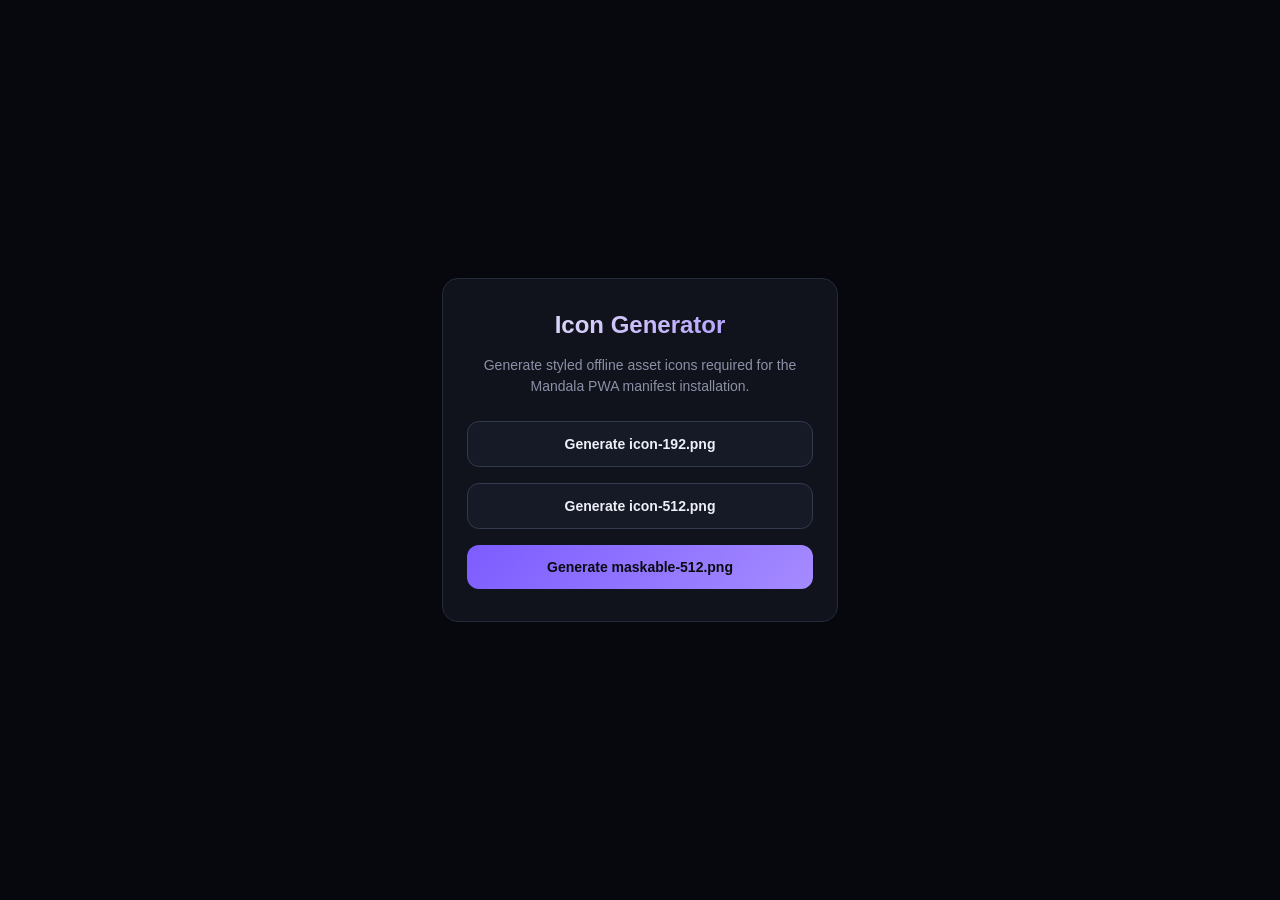
<file: mandala/icon/iconmaker.html>
<!DOCTYPE html>
<html lang="en">
<head>
<meta charset="UTF-8">
<meta name="viewport" content="width=device-width, initial-scale=1, viewport-fit=cover">
<title>Icon Maker: Mandala</title>
<style>
  :root {
    --bg: #07080d; --panel: #10131c; --panel2: #161a26; --panel3: #1c2130;
    --border: #242a3a; --borderStrong: #333a4d; --text: #eef0f7; --dim: #8b90a6;
    --accent: #7c5cff; --accent2: #a58bff;
  }
  * { box-sizing: border-box; -webkit-tap-highlight-color: transparent; }
  html, body {
    margin: 0; padding: 0; background: var(--bg); color: var(--text);
    font-family: -apple-system, BlinkMacSystemFont, "Segoe UI", Roboto, Helvetica, Arial, sans-serif;
    height: 100%; display: flex; flex-direction: column; justify-content: center; align-items: center;
  }
  .wrap {
    width: 90%; max-width: 440px; padding: 32px 24px;
    background: var(--panel); border: 1px solid var(--border);
    border-radius: 16px; display: flex; flex-direction: column; gap: 16px;
  }
  h1 {
    margin: 0; font-size: 24px; font-weight: 800; text-align: center;
    background: linear-gradient(135deg, var(--text), var(--accent2));
    -webkit-background-clip: text; -webkit-text-fill-color: transparent; background-clip: text;
  }
  p { margin: 0 0 8px 0; color: var(--dim); font-size: 14px; text-align: center; line-height: 1.5; }
  .btn {
    background: var(--panel2); border: 1px solid var(--borderStrong);
    color: var(--text); padding: 14px; border-radius: 12px; font-weight: 700;
    cursor: pointer; text-align: center; transition: 0.15s ease; font-size: 14px;
  }
  .btn:hover { background: var(--panel3); border-color: var(--accent); }
  .btn.primary { background: linear-gradient(135deg, var(--accent), var(--accent2)); color: #0a0b10; border: none; }
  canvas { display: none; }
</style>
</head>
<body>

<div class="wrap">
  <h1>Icon Generator</h1>
  <p>Generate styled offline asset icons required for the Mandala PWA manifest installation.</p>
  <button class="btn" id="btn192">Generate icon-192.png</button>
  <button class="btn" id="btn512">Generate icon-512.png</button>
  <button class="btn primary" id="btnMaskable">Generate maskable-512.png</button>
</div>

<canvas id="iconCanvas"></canvas>

<script src="../mandala-engine.js"></script>
<script>
  const canvas = document.getElementById("iconCanvas");
  const ctx = canvas.getContext("2d");

  /* One fixed recipe, so every size is the same picture. Lattice reads as a
     clear rosette at 192px; ember keeps the contrast high on a dark tile. */
  const RECIPE = {
    style: "lattice",
    seed: "mandala-icon",
    palette: "ember",
    contrast: 82,
    rotation: 0,
    grain: 0,
    vignette: 0,
    opts: { fold: 16, rings: 7, shape: 0, widen: 55, detail: 3 }
  };

  /* A maskable icon bleeds to all four edges, and only the central 80% is
     guaranteed to survive the launcher's crop. The lattice picture already
     has its rings inside a dark rim, so drawing it full size keeps the
     content in the safe zone and leaves no seam at the edges. */
  function drawMandala(size, isMaskable) {
    canvas.width = size; canvas.height = size;
    ctx.clearRect(0, 0, size, size);
    window.Mandala.draw(ctx, size, size, RECIPE);
  }

  function download(filename, size, isMaskable) {
    drawMandala(size, isMaskable);
    canvas.toBlob(blob => {
      const url = URL.createObjectURL(blob);
      const a = document.createElement("a");
      a.href = url;
      a.download = filename;
      document.body.appendChild(a);
      a.click();
      a.remove();
      setTimeout(() => URL.revokeObjectURL(url), 1500);
    }, "image/png");
  }

  document.getElementById("btn192").addEventListener("click", () => download("icon-192.png", 192, false));
  document.getElementById("btn512").addEventListener("click", () => download("icon-512.png", 512, false));
  document.getElementById("btnMaskable").addEventListener("click", () => download("maskable-512.png", 512, true));
</script>
</body>
</html>
</file>
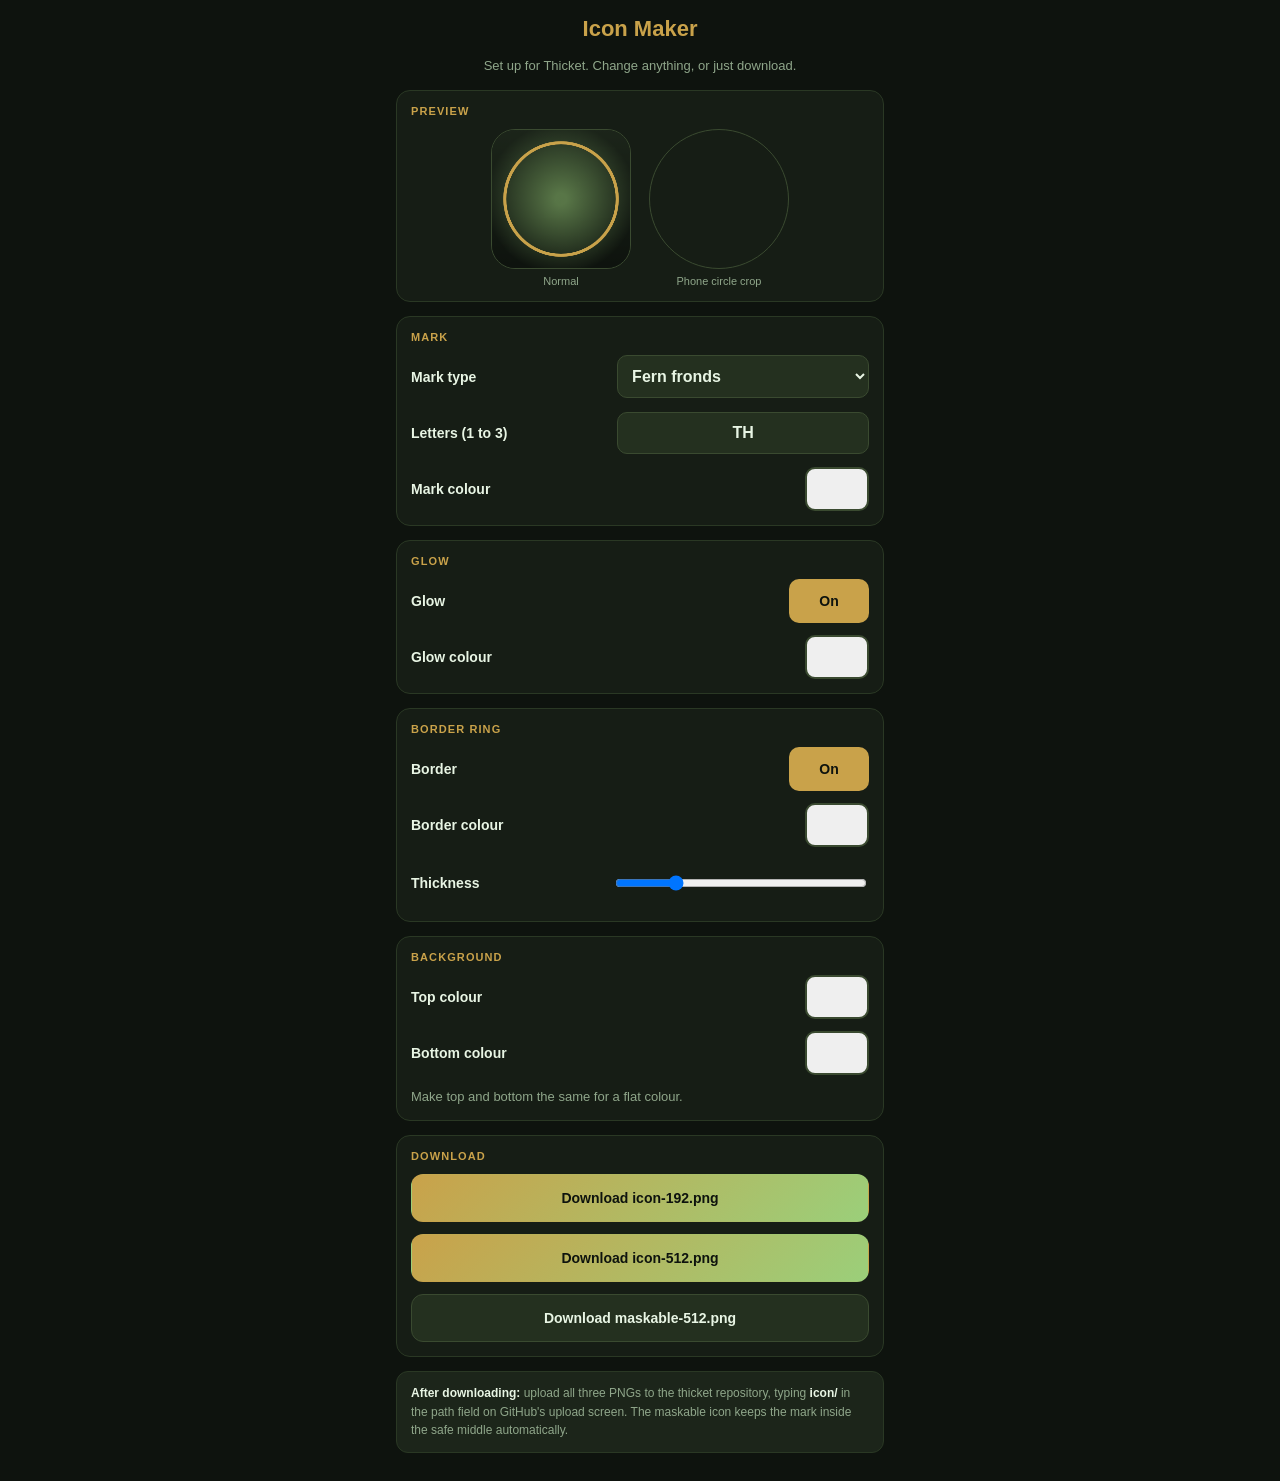
<file: thicket/icon/iconmaker.html>
<!DOCTYPE html>
<html lang="en">
<head>
<meta charset="UTF-8">
<meta name="viewport" content="width=device-width, initial-scale=1, viewport-fit=cover">
<meta name="theme-color" content="#0e130e">
<title>Icon Maker: Thicket</title>
<style>
  :root{--bg:#0e130e;--panel:#161d15;--p2:#1c251a;--p3:#24301f;--bd:#2a3824;--bds:#3a4a30;--text:#e8f5e4;--dim:#8fa68a;--acc:#c9a24a;--acc2:#9bcf7a}
  *{box-sizing:border-box;-webkit-tap-highlight-color:transparent}
  html,body{margin:0;background:var(--bg);color:var(--text);font-family:-apple-system,BlinkMacSystemFont,"Segoe UI",Roboto,Helvetica,Arial,sans-serif;touch-action:manipulation}
  .wrap{max-width:520px;margin:0 auto;padding:calc(env(safe-area-inset-top,0px) + 16px) 16px calc(env(safe-area-inset-bottom,0px) + 28px);display:flex;flex-direction:column;gap:14px}
  h1{margin:0;font-size:22px;font-weight:800;text-align:center;color:var(--acc)}
  .lead{margin:0;font-size:13px;color:var(--dim);line-height:1.5;text-align:center}
  .group{background:var(--panel);border:1px solid var(--bd);border-radius:14px;padding:14px;display:flex;flex-direction:column;gap:12px}
  h2{margin:0;font-size:11px;text-transform:uppercase;letter-spacing:.1em;color:var(--acc);font-weight:800}
  .field{display:flex;align-items:center;justify-content:space-between;gap:10px;min-height:44px}
  .field label{font-size:14px;font-weight:600;flex:1}
  .field select,.field input[type=text]{width:55%;background:var(--p3);border:1px solid var(--bds);color:var(--text);border-radius:10px;padding:11px 10px;font-size:16px;font-weight:700}
  .field input[type=text]{text-align:center;text-transform:uppercase}
  .field input[type=range]{width:55%;height:44px}
  .sw{width:64px;height:44px;border-radius:10px;border:2px solid var(--bds);cursor:pointer;padding:0}
  .tog{width:80px;height:44px;border-radius:10px;border:1px solid var(--bds);background:var(--p3);color:var(--dim);font-weight:800;font-size:14px;cursor:pointer}
  .tog[data-on="true"]{background:var(--acc);color:#0e130e;border-color:transparent}
  .previews{display:flex;justify-content:center;gap:18px;flex-wrap:wrap}
  .pv{display:flex;flex-direction:column;align-items:center;gap:6px;font-size:11px;color:var(--dim)}
  .pv canvas{width:140px;height:140px;border:1px solid var(--bds)}
  #pvA{border-radius:24px}
  #pvB{border-radius:50%}
  button.dl{background:var(--p3);border:1px solid var(--bds);color:var(--text);border-radius:12px;padding:15px;font-size:14px;font-weight:800;cursor:pointer}
  button.dl.primary{background:linear-gradient(135deg,var(--acc),var(--acc2));color:#0e130e;border-color:transparent}
  button.dl:active{transform:scale(.97)}
  .note{font-size:12px;color:var(--dim);line-height:1.55;background:var(--p2);border:1px solid var(--bd);border-radius:12px;padding:12px 14px}
  .note b{color:var(--text)}
  .hidden{display:none!important}
  .cpOverlay{position:fixed;inset:0;background:rgba(0,0,0,.78);z-index:500;display:flex;align-items:flex-end;justify-content:center}
  .cpPanel{background:var(--p2);border:1px solid var(--bds);border-radius:22px 22px 0 0;padding:18px 16px calc(env(safe-area-inset-bottom,0px) + 16px);width:100%;max-width:640px;display:flex;flex-direction:column;gap:14px}
  .cpTitle{font-size:12px;font-weight:700;color:var(--dim);text-align:center;text-transform:uppercase;letter-spacing:.1em}
  .cpSLWrap{position:relative;width:100%;height:180px;border-radius:10px;overflow:hidden;touch-action:none}
  .cpHueWrap{position:relative;width:100%;height:32px;border-radius:16px;touch-action:none}
  #cpSL,#cpHue{width:100%;height:100%;display:block}
  #cpHue{border-radius:16px}
  .cur{position:absolute;width:24px;height:24px;border-radius:50%;border:2.5px solid #fff;box-shadow:0 0 0 1px rgba(0,0,0,.5);pointer-events:none;transform:translate(-50%,-50%)}
  .cpHexRow{display:flex;align-items:center;gap:8px}
  .cpHexRow input{flex:1;background:var(--p3);border:1px solid var(--bds);color:var(--text);border-radius:10px;padding:10px 12px;font-size:16px;font-family:monospace;letter-spacing:.08em;text-transform:uppercase}
  #cpPrev{width:38px;height:38px;border-radius:8px;border:1px solid var(--bds)}
  .cpPresets{display:flex;flex-wrap:wrap;gap:8px}
  .cpPresets button{width:36px;height:36px;border-radius:8px;border:2px solid transparent;padding:0;cursor:pointer}
  .cpBtns{display:flex;gap:8px}
  .cpBtns button{flex:1;background:var(--p3);border:1px solid var(--bds);color:var(--text);border-radius:12px;padding:14px;font-size:15px;font-weight:700;cursor:pointer}
  .cpBtns .primary{background:linear-gradient(135deg,var(--acc),var(--acc2));color:#0e130e;border-color:transparent}
</style>
</head>
<body>
<div class="wrap">
  <h1>Icon Maker</h1>
  <p class="lead">Set up for Thicket. Change anything, or just download.</p>

  <div class="group">
    <h2>Preview</h2>
    <div class="previews">
      <div class="pv"><canvas id="pvA" width="280" height="280"></canvas>Normal</div>
      <div class="pv"><canvas id="pvB" width="280" height="280"></canvas>Phone circle crop</div>
    </div>
  </div>

  <div class="group">
    <h2>Mark</h2>
    <div class="field"><label>Mark type</label>
      <select id="markType">
        <option value="ferns" selected>Fern fronds</option>
        <option value="tree">Tree</option>
        <option value="leaf">Leaf</option>
        <option value="bramble">Bramble</option>
        <option value="letters">Letters</option>
      </select></div>
    <div class="field" id="lettersRow"><label>Letters (1 to 3)</label>
      <input type="text" id="letters" value="TH" maxlength="3" autocomplete="off" spellcheck="false"></div>
    <div class="field"><label>Mark colour</label><button class="sw" id="swMark" type="button"></button></div>
  </div>

  <div class="group">
    <h2>Glow</h2>
    <div class="field"><label>Glow</label><button class="tog" id="togGlow" data-on="true" type="button">On</button></div>
    <div class="field"><label>Glow colour</label><button class="sw" id="swGlow" type="button"></button></div>
  </div>

  <div class="group">
    <h2>Border ring</h2>
    <div class="field"><label>Border</label><button class="tog" id="togBorder" data-on="true" type="button">On</button></div>
    <div class="field"><label>Border colour</label><button class="sw" id="swBorder" type="button"></button></div>
    <div class="field"><label>Thickness</label><input type="range" id="thick" min="1" max="10" step="1" value="3"></div>
  </div>

  <div class="group">
    <h2>Background</h2>
    <div class="field"><label>Top colour</label><button class="sw" id="swTop" type="button"></button></div>
    <div class="field"><label>Bottom colour</label><button class="sw" id="swBottom" type="button"></button></div>
    <p class="lead" style="text-align:left">Make top and bottom the same for a flat colour.</p>
  </div>

  <div class="group">
    <h2>Download</h2>
    <button class="dl primary" id="b192" type="button">Download icon-192.png</button>
    <button class="dl primary" id="b512" type="button">Download icon-512.png</button>
    <button class="dl" id="bMask" type="button">Download maskable-512.png</button>
  </div>

  <div class="note"><b>After downloading:</b> upload all three PNGs to the thicket repository, typing <b>icon/</b> in the path field on GitHub's upload screen. The maskable icon keeps the mark inside the safe middle automatically.</div>
</div>

<div id="cpOverlay" class="cpOverlay hidden">
  <div class="cpPanel">
    <div class="cpTitle" id="cpTitle">Pick a colour</div>
    <div class="cpSLWrap"><canvas id="cpSL"></canvas><div id="cpSLCur" class="cur"></div></div>
    <div class="cpHueWrap"><canvas id="cpHue"></canvas><div id="cpHueCur" class="cur" style="top:50%"></div></div>
    <div class="cpHexRow"><span>#</span><input type="text" id="cpHex" maxlength="6" spellcheck="false" autocomplete="off"><div id="cpPrev"></div></div>
    <div class="cpPresets" id="cpPresets"></div>
    <div class="cpBtns"><button id="cpCancel" type="button">Cancel</button><button id="cpApply" class="primary" type="button">Apply</button></div>
  </div>
</div>

<script>
(function(){
  "use strict";
  var TAU=Math.PI*2;
  function $(i){return document.getElementById(i);}
  function clamp(v,a,b){return Math.max(a,Math.min(b,v));}

  var col={mark:"#c9a24a",glow:"#9bcf7a",border:"#c9a24a",top:"#1c251a",bottom:"#0e130e"};
  var swMap={mark:"swMark",glow:"swGlow",border:"swBorder",top:"swTop",bottom:"swBottom"};
  var names={mark:"Mark colour",glow:"Glow colour",border:"Border colour",top:"Background top",bottom:"Background bottom"};

  function rgb(h){h=h.replace("#","");var n=parseInt(h,16);return[(n>>16)&255,(n>>8)&255,n&255];}
  function rgba(h,a){var c=rgb(h);return"rgba("+c[0]+","+c[1]+","+c[2]+","+a+")";}

  function fern(c,cx,cy,u,ang,scale,leaf){
    var i,LL=u*scale,step=u*scale*0.55,spine=[],p;
    var a0=-HALF+ang;
    for(i=0;i<=14;i++){p=[cx+Math.cos(a0)*LL*i/14,cy+Math.sin(a0)*LL*i/14];spine.push(p);}
    c.beginPath();c.moveTo(spine[0][0],spine[0][1]);
    for(i=1;i<=14;i++)c.lineTo(spine[i][0],spine[i][1]);c.stroke();
    if(leaf){
      c.lineWidth=c.lineWidth*0.45;
      for(i=1;i<=14;i++){
        var tang=Math.atan2(spine[i][1]-spine[i-1][1],spine[i][0]-spine[i-1][0]);
        var len=LL*0.28*(1-i/18);
        [-1,1].forEach(function(side){
          c.beginPath();c.moveTo(spine[i][0],spine[i][1]);
          c.lineTo(spine[i][0]+Math.cos(tang+side*0.8)*len,spine[i][1]+Math.sin(tang+side*0.8)*len);
          c.stroke();
        });
      }
      c.lineWidth=c.lineWidth*2.22;
    }
  }

  function draw(c,size,maskable){
    var cx=size/2,cy=size/2;
    var R=size/2*(maskable?0.62:0.84);
    var g=c.createLinearGradient(0,0,0,size);
    g.addColorStop(0,col.top);g.addColorStop(1,col.bottom);
    c.fillStyle=g;c.fillRect(0,0,size,size);
    var glowOn=$("togGlow").getAttribute("data-on")==="true";
    var borderOn=$("togBorder").getAttribute("data-on")==="true";
    if(glowOn){
      var rg=c.createRadialGradient(cx,cy,R*0.1,cx,cy,R*1.3);
      rg.addColorStop(0,rgba(col.glow,0.5));rg.addColorStop(1,rgba(col.glow,0));
      c.fillStyle=rg;c.fillRect(0,0,size,size);
    }
    if(borderOn){
      c.beginPath();c.arc(cx,cy,R*0.97,0,TAU);
      c.strokeStyle=col.border;c.lineWidth=size*0.0075*parseInt($("thick").value,10);
      c.stroke();
    }
    c.save();
    if(glowOn){c.shadowColor=col.glow;c.shadowBlur=size*0.05;}
    c.strokeStyle=col.mark;c.fillStyle=col.mark;
    c.lineCap="round";c.lineJoin="round";
    var t=$("markType").value;
    var u=R*0.7;
    if(t==="letters"){
      var txt=($("letters").value||"TH").trim().toUpperCase().slice(0,3)||"TH";
      var fs=txt.length===1?R*1.15:txt.length===2?R*0.88:R*0.62;
      c.font="800 "+fs+"px -apple-system,BlinkMacSystemFont,'Segoe UI',Roboto,sans-serif";
      c.textAlign="center";c.textBaseline="middle";
      c.fillText(txt,cx,cy+fs*0.04);
    }else if(t==="tree"){
      c.lineWidth=size*0.028;
      c.beginPath();c.moveTo(cx,cy+u);
      c.quadraticCurveTo(cx+u*0.06,cy+u*0.3,cx,cy-u*0.2);c.stroke();
      [0.55,-0.55].forEach(function(side){
        c.beginPath();
        c.moveTo(cx,cy+u*0.45);
        c.quadraticCurveTo(cx+side*u*0.5,cy+u*0.1,cx+side*u*0.55,cy-u*0.55);c.stroke();
        c.beginPath();
        c.moveTo(cx,cy+u*0.1);
        c.quadraticCurveTo(cx+side*u*0.35,cy-u*0.2,cx+side*u*0.3,cy-u*0.8);c.stroke();
      });
    }else if(t==="leaf"){
      c.lineWidth=size*0.02;
      var bx=cx,by=cy+u;
      c.beginPath();c.moveTo(bx,by);
      c.quadraticCurveTo(cx+u*0.3,cy,cx,cy-u*0.7);c.stroke();
      c.beginPath();c.moveTo(cx,cy-u*0.7);
      c.lineTo(cx-u*0.18,cy-u*0.3);c.lineTo(cx+u*0.02,cy-u*0.42);c.lineTo(cx-u*0.1,cy-u*0.05);
      c.lineTo(cx+u*0.2,cy-u*0.22);c.closePath();c.fill();
    }else if(t==="bramble"){
      c.lineWidth=size*0.02;
      var i;
      for(i=0;i<6;i++){
        var a=i/6*TAU;
        c.beginPath();c.moveTo(cx,cy);
        c.quadraticCurveTo(cx+Math.cos(a)*u*0.5,cy+Math.sin(a)*u*0.5,cx+Math.cos(a)*u,cy+Math.sin(a)*u);c.stroke();
      }
      c.beginPath();c.arc(cx,cy,u*0.14,0,TAU);c.fill();
    }else{
      c.lineWidth=size*0.022;
      fern(c,cx-u*0.12,cy+u*0.8,u*0.75,-0.5,0.62,true);
      fern(c,cx+u*0.1,cy+u*0.8,u*0.9,0.5,0.7,true);
      fern(c,cx-u*0.02,cy+u*0.7,u*1.1,0,0.6,false);
    }
    c.restore();
  }

  function make(size,maskable){
    var cv=document.createElement("canvas");cv.width=size;cv.height=size;
    draw(cv.getContext("2d"),size,maskable);return cv;
  }
  function preview(){
    [["pvA",false],["pvB",true]].forEach(function(p){
      var cv=$(p[0]);cv.getContext("2d").clearRect(0,0,280,280);
      draw(cv.getContext("2d"),280,p[1]);
    });
    Object.keys(swMap).forEach(function(k){$(swMap[k]).style.background=col[k];});
    $("lettersRow").classList.toggle("hidden",$("markType").value!=="letters");
  }

  function download(name,size,maskable){
    make(size,maskable).toBlob(function(b){
      if(!b){alert("Could not make the image.");return;}
      var url=URL.createObjectURL(b),a=document.createElement("a");
      a.href=url;a.download=name;document.body.appendChild(a);a.click();a.remove();
      setTimeout(function(){URL.revokeObjectURL(url);},2000);
    },"image/png");
  }
  $("b192").addEventListener("click",function(){download("icon-192.png",192,false);});
  $("b512").addEventListener("click",function(){download("icon-512.png",512,false);});
  $("bMask").addEventListener("click",function(){download("maskable-512.png",512,true);});

  ["markType","letters","thick"].forEach(function(i){
    $(i).addEventListener("input",preview);$(i).addEventListener("change",preview);
  });
  ["togGlow","togBorder"].forEach(function(i){
    $(i).addEventListener("click",function(){
      var on=this.getAttribute("data-on")!=="true";
      this.setAttribute("data-on",on?"true":"false");this.textContent=on?"On":"Off";preview();
    });
  });

  /* ---------- colour picker ---------- */
  function hsv2rgb(h,s,v){h=(((h%360)+360)%360)/60;var i=Math.floor(h),f=h-i,p=v*(1-s),q=v*(1-s*f),t=v*(1-s*(1-f)),r,g,b;
    switch(i%6){case 0:r=v;g=t;b=p;break;case 1:r=q;g=v;b=p;break;case 2:r=p;g=v;b=t;break;case 3:r=p;g=q;b=v;break;case 4:r=t;g=p;b=v;break;default:r=v;g=p;b=q;}
    return[r*255,g*255,b*255];}
  function rgb2hsv(r,g,b){r/=255;g/=255;b/=255;var mx=Math.max(r,g,b),mn=Math.min(r,g,b),d=mx-mn,h=0;
    if(d){if(mx===r)h=((g-b)/d)%6;else if(mx===g)h=(b-r)/d+2;else h=(r-g)/d+4;h*=60;if(h<0)h+=360;}
    return[h,mx?d/mx:0,mx];}
  function toHex(c){return"#"+c.map(function(v){return("0"+Math.round(clamp(v,0,255)).toString(16)).slice(-2);}).join("");}

  var CP={h:45,s:.6,v:.8,key:null};
  var PRE=["#c9a24a","#9bcf7a","#4f7a3a","#e8d28a","#0e130e","#1c251a","#ffffff","#000000","#94a3b8","#475569","#38bdf8","#a855f7","#ec4899","#f97316","#ef4444","#22c55e","#fde68a","#bbf7d0","#fce7f3","#0b1020"];
  function cpHexNow(){return toHex(hsv2rgb(CP.h,CP.s,CP.v));}
  function setHex(h){var c=rgb(h),v=rgb2hsv(c[0],c[1],c[2]);if(v[1]>0.001&&v[2]>0.001)CP.h=v[0];CP.s=v[1];CP.v=v[2];}
  function drawHue(){var c=$("cpHue");c.width=c.offsetWidth||300;c.height=c.offsetHeight||32;var x=c.getContext("2d"),g=x.createLinearGradient(0,0,c.width,0);
    for(var i=0;i<=12;i++)g.addColorStop(i/12,"hsl("+(i/12*360)+",100%,50%)");x.fillStyle=g;x.fillRect(0,0,c.width,c.height);}
  function drawSL(){var c=$("cpSL");c.width=c.offsetWidth||300;c.height=c.offsetHeight||180;var x=c.getContext("2d"),g=x.createLinearGradient(0,0,c.width,0);
    g.addColorStop(0,"#fff");g.addColorStop(1,"hsl("+CP.h+",100%,50%)");x.fillStyle=g;x.fillRect(0,0,c.width,c.height);
    var v=x.createLinearGradient(0,0,0,c.height);v.addColorStop(0,"rgba(0,0,0,0)");v.addColorStop(1,"#000");x.fillStyle=v;x.fillRect(0,0,c.width,c.height);}
  function cursors(){$("cpHueCur").style.left=(CP.h/360*$("cpHue").offsetWidth)+"px";
    $("cpSLCur").style.left=(CP.s*$("cpSL").offsetWidth)+"px";$("cpSLCur").style.top=((1-CP.v)*$("cpSL").offsetHeight)+"px";
    $("cpPrev").style.background=cpHexNow();}
  function upd(){cursors();$("cpHex").value=cpHexNow().slice(1).toUpperCase();}
  function drag(el,fn){var d=false;
    el.addEventListener("pointerdown",function(e){d=true;try{el.setPointerCapture(e.pointerId);}catch(x){}fn(e);e.preventDefault();});
    el.addEventListener("pointermove",function(e){if(d){fn(e);e.preventDefault();}});
    function st(){d=false;}
    el.addEventListener("pointerup",st);el.addEventListener("pointercancel",st);el.addEventListener("lostpointercapture",st);}
  drag($("cpHue"),function(e){var r=$("cpHue").getBoundingClientRect();CP.h=clamp((e.clientX-r.left)/r.width,0,1)*360;drawSL();upd();});
  drag($("cpSL"),function(e){var r=$("cpSL").getBoundingClientRect();CP.s=clamp((e.clientX-r.left)/r.width,0,1);CP.v=1-clamp((e.clientY-r.top)/r.height,0,1);upd();});
  $("cpHex").addEventListener("input",function(){var v=this.value.replace(/[^0-9a-fA-F]/g,"");if(v.length===6){setHex("#"+v);drawSL();cursors();}});
  function build(){var p=$("cpPresets");p.innerHTML="";PRE.forEach(function(h){var b=document.createElement("button");b.type="button";b.style.background=h;
    b.addEventListener("click",function(){setHex(h);drawSL();upd();});p.appendChild(b);});}
  function open(k){CP.key=k;$("cpTitle").textContent="Pick: "+names[k];setHex(col[k]);$("cpOverlay").classList.remove("hidden");
    requestAnimationFrame(function(){drawHue();drawSL();upd();build();});}
  function close(){$("cpOverlay").classList.add("hidden");}
  Object.keys(swMap).forEach(function(k){$(swMap[k]).addEventListener("click",function(){open(k);});});
  $("cpApply").addEventListener("click",function(){if(CP.key)col[CP.key]=cpHexNow();close();preview();});
  $("cpCancel").addEventListener("click",close);
  $("cpOverlay").addEventListener("click",function(e){if(e.target===this)close();});

  preview();
})();
</script>
</body>
</html>
</file>
<file: background-lab/backdrop.css>
/* Backdrop — background generator.
   Same shell as the other three tools: full-bleed canvas, top bar, bottom sheet.
   Colours are the neutral dark set; the accent is a warm sand that reads against
   every palette the tool can produce. */
@font-face {
  font-family: "BackdropTitle";
  font-style: normal;
  font-weight: 900;
  font-display: swap;
  src: url("../fonts/cinzeldecorative.woff2") format("woff2");
  unicode-range: U+0000-00FF, U+0131, U+0152-0153, U+02BB-02BC, U+02C6, U+02DA,
    U+02DC, U+0304, U+0308, U+0329, U+2000-206F, U+20AC, U+2122, U+2191, U+2193,
    U+2212, U+2215, U+FEFF, U+FFFD;
}
@font-face {
  font-family: "BackdropUI";
  font-style: normal;
  font-weight: 400 700;
  font-display: swap;
  src: url("../fonts/spacegrotesk.woff2") format("woff2");
  unicode-range: U+0000-00FF, U+0131, U+0152-0153, U+02BB-02BC, U+02C6, U+02DA,
    U+02DC, U+0304, U+0308, U+0329, U+2000-206F, U+20AC, U+2122, U+2191, U+2193,
    U+2212, U+2215, U+FEFF, U+FFFD;
}

:root {
  --bg: #0b0d12;
  --panel: #14171f;
  --panel-2: #1a1e28;
  --panel-3: #222735;
  --border: #262b38;
  --border-strong: #374050;
  --text: #eef0f7;
  --text-dim: #8b93a8;
  --text-dimmer: #5d6379;
  --accent: #c9a24a;
  --accent-bright: #e8d28a;
  --accent-glow: rgba(201, 162, 74, 0.32);
  --danger: #ff8a7a;
  --sheet-radius: 22px;
  --row-h: 56px;
  --sheet-open-h: 64vh;
  --sheet-open-h: 64dvh;
}

*, *::before, *::after { box-sizing: border-box; margin: 0; padding: 0; -webkit-tap-highlight-color: transparent; }
button, input, select, textarea { font-family: inherit; color: inherit; }

html, body {
  width: 100%; height: 100%;
  overflow: hidden;
  background: var(--bg);
  color: var(--text);
  font-family: "BackdropUI", -apple-system, BlinkMacSystemFont, "Segoe UI", Roboto, sans-serif;
  -webkit-font-smoothing: antialiased;
  touch-action: manipulation;
}

.appWrap { position: fixed; inset: 0; overflow: hidden; }
/* Position and size are set by backdrop-app.js so the artwork always fits the
   space between the top bar and the sheet, at its own aspect ratio. */
#mainCanvas {
  position: absolute;
  display: block;
  border-radius: 6px;
  box-shadow: 0 10px 40px rgba(0, 0, 0, 0.55);
  transition: top 0.35s cubic-bezier(0.32, 0.72, 0, 1),
              left 0.35s cubic-bezier(0.32, 0.72, 0, 1),
              width 0.35s cubic-bezier(0.32, 0.72, 0, 1),
              height 0.35s cubic-bezier(0.32, 0.72, 0, 1);
}

/* top bar */
.topBar {
  position: absolute; top: 0; left: 0; right: 0;
  height: calc(52px + env(safe-area-inset-top, 0px));
  padding: env(safe-area-inset-top, 0px) 14px 0;
  display: flex; align-items: center; justify-content: flex-end; gap: 10px;
  background: linear-gradient(to bottom, rgba(11, 13, 18, 0.9) 0%, transparent 100%);
  z-index: 50;
}
/* Back to the hub. Pinned left so the title can stay centred on the screen. */
.homeBtn {
  position: absolute;
  left: 14px; top: calc(env(safe-area-inset-top, 0px) + 4px);
  text-decoration: none;
  width: 40px;
  height: 40px;
  display: flex;
  align-items: center;
  justify-content: center;
  font-size: 1.75rem;
  line-height: 1;
  padding-bottom: 4px;
  color: var(--text);
  border-radius: 50%;
}
/* Centred on the screen, not in the space left of the buttons. */
.topTitle {
  position: absolute; left: 50%; transform: translateX(-50%);
  text-align: center; pointer-events: none;
  font-family: "BackdropTitle", Georgia, serif;
  font-size: clamp(0.92rem, 4.4vw, 1.18rem);
  font-weight: 900;
  letter-spacing: 0.06em;
  text-transform: uppercase;
  letter-spacing: 0.01em;
  line-height: 1.2;
  color: var(--text);
  white-space: nowrap;
}
.iconBtn {
  width: 44px; height: 44px;
  border-radius: 50%;
  border: 1px solid var(--border-strong);
  background: rgba(20, 23, 31, 0.85);
  color: var(--text);
  font-size: 1.2rem;
  display: flex; align-items: center; justify-content: center;
  cursor: pointer; flex-shrink: 0;
  transition: transform .1s ease;
}
.iconBtn:active { transform: scale(.9); }

/* sheet */
.sheet {
  position: absolute; bottom: 0; left: 0; right: 0;
  z-index: 100;
  display: flex; flex-direction: column;
  border-radius: var(--sheet-radius) var(--sheet-radius) 0 0;
  background: var(--panel);
  border-top: 1px solid var(--border-strong);
  box-shadow: 0 -12px 40px rgba(0, 0, 0, .6);
  max-height: calc(var(--row-h) + 14px + env(safe-area-inset-bottom, 0px));
  transition: max-height .35s cubic-bezier(.32, .72, 0, 1);
  overflow: hidden;
}
.sheet.open { max-height: calc(var(--sheet-open-h) + env(safe-area-inset-bottom, 0px)); }
.sheetHandle {
  display: flex; align-items: center; gap: 10px;
  padding: 10px 16px; flex-shrink: 0;
  cursor: pointer; user-select: none; -webkit-user-select: none;
}
.sheetPill { width: 36px; height: 4px; border-radius: 2px; background: var(--border-strong); flex-shrink: 0; }
.sheetLabel {
  flex: 1;
  font-size: 0.75rem; font-weight: 500;
  color: var(--text-dim);
  letter-spacing: 0.16em; text-transform: uppercase;
}
.generateBtn {
  background: linear-gradient(135deg, var(--accent), var(--accent-bright));
  color: #14100a;
  border: none; border-radius: 20px;
  padding: 10px 20px;
  font-size: 0.88rem; font-weight: 600;
  cursor: pointer; letter-spacing: 0.05em;
  box-shadow: 0 4px 14px var(--accent-glow);
  flex-shrink: 0;
  transition: transform .1s ease;
}
.generateBtn:active { transform: scale(.95); }

/* settings list */
.settingsList {
  flex: 1; overflow-y: auto; overflow-x: hidden;
  -webkit-overflow-scrolling: touch;
  overscroll-behavior: contain;
  padding-bottom: env(safe-area-inset-bottom, 0px);
}
.settingsList::-webkit-scrollbar { display: none; }
.settingsGroup { margin-bottom: 2px; }
.groupLabel {
  font-family: "BackdropTitle", Georgia, serif;
  font-size: 0.78rem; font-weight: 600;
  text-transform: uppercase; letter-spacing: 0.16em;
  color: var(--accent);
  padding: 12px 16px 5px;
  border-bottom: 1px solid var(--border);
}
.settingRow { border-bottom: 1px solid var(--border); cursor: pointer; overflow: hidden; }
.settingRow:last-child { border-bottom: none; }
.settingRow:active .settingRowInner { background: var(--panel-3); }
.settingRowInner {
  display: flex; align-items: center; justify-content: space-between;
  min-height: var(--row-h); padding: 0 16px; gap: 12px;
  transition: background .12s ease;
}
.settingName { font-size: 0.95rem; font-weight: 500; flex: 1; }
.settingVal {
  font-size: 0.83rem; font-weight: 600;
  color: var(--accent-bright);
  background: var(--panel-3);
  border-radius: 999px;
  padding: 3px 12px;
  font-variant-numeric: tabular-nums;
  min-width: 44px; text-align: center;
  white-space: nowrap; max-width: 55%;
  overflow: hidden; text-overflow: ellipsis;
}
.colorDot { width: 28px; height: 28px; border-radius: 50%; border: 2px solid var(--border-strong); flex-shrink: 0; }
.settingControl { display: none; padding: 4px 16px 18px; }
.settingRow.active .settingControl { display: block; }
.settingRow.active .settingRowInner { background: var(--panel-2); }
.settingRow.active .settingName { color: var(--accent-bright); }
.settingHint { margin-top: 10px; font-size: 0.8rem; line-height: 1.5; color: var(--text-dim); }
.settingRow.dimmed .settingName, .settingRow.dimmed .colorDot { opacity: .35; }

/* slider */
.bigSlider {
  -webkit-appearance: none; appearance: none;
  width: 100%; height: 48px;
  background: transparent; cursor: pointer;
  touch-action: pan-x; display: block;
}
.bigSlider::-webkit-slider-runnable-track {
  height: 6px; border-radius: 3px;
  background: var(--panel-3);
  border: 1px solid var(--border);
}
.bigSlider::-webkit-slider-thumb {
  -webkit-appearance: none; appearance: none;
  width: 26px; height: 26px; border-radius: 50%;
  background: var(--accent); border: 2px solid var(--accent-bright);
  margin-top: -11px;
  box-shadow: 0 2px 8px rgba(0, 0, 0, .5);
}
.bigSlider::-moz-range-track { height: 6px; border-radius: 3px; background: var(--panel-3); }
.bigSlider::-moz-range-thumb {
  width: 22px; height: 22px; border-radius: 50%;
  background: var(--accent); border: 2px solid var(--accent-bright);
}

/* select and text */
.bigSelect {
  width: 100%;
  background: var(--panel-3);
  border: 1px solid var(--border-strong);
  color: var(--text);
  border-radius: 12px;
  padding: 14px 36px 14px 14px;
  font-size: 0.98rem; font-weight: 500;
  cursor: pointer;
  appearance: none; -webkit-appearance: none;
  background-image:
    linear-gradient(45deg, transparent 50%, var(--text-dim) 50%),
    linear-gradient(135deg, var(--text-dim) 50%, transparent 50%);
  background-position: calc(100% - 16px) calc(50% - 2px), calc(100% - 11px) calc(50% - 2px);
  background-size: 5px 5px, 5px 5px;
  background-repeat: no-repeat;
  outline: none;
}
.bigSelect:focus { border-color: var(--accent); }
.bigText {
  width: 100%;
  background: var(--panel-3);
  border: 1px solid var(--border-strong);
  color: var(--text);
  border-radius: 12px;
  padding: 14px;
  font-size: 16px; font-weight: 500;
  outline: none;
}
.bigText:focus { border-color: var(--accent); }

/* buttons inside rows */
.wideBtn {
  width: 100%; margin-top: 10px;
  background: var(--panel-3);
  border: 1px solid var(--border-strong);
  color: var(--text);
  border-radius: 12px;
  padding: 14px;
  font-size: 0.95rem; font-weight: 600;
  cursor: pointer;
  transition: transform .08s ease;
}
.wideBtn:active { transform: scale(.98); }
.wideBtn.primary {
  background: linear-gradient(135deg, var(--accent), var(--accent-bright));
  color: #14100a; border-color: transparent;
}

/* swatch grid for palettes */
.swatchGrid { display: grid; grid-template-columns: repeat(4, 1fr); gap: 8px; margin-top: 4px; }
.swatch {
  height: 44px; border-radius: 10px;
  border: 2px solid transparent;
  cursor: pointer; overflow: hidden;
  display: flex;
}
.swatch span { flex: 1; }
.swatch.on { border-color: var(--accent-bright); }

/* toast */
.toast {
  position: fixed; left: 50%; bottom: calc(90px + env(safe-area-inset-bottom, 0px));
  transform: translateX(-50%) translateY(10px);
  background: var(--panel-3);
  color: var(--text);
  border: 1px solid var(--border-strong);
  border-radius: 999px;
  padding: 10px 18px;
  font-size: 0.82rem;
  opacity: 0; pointer-events: none;
  transition: opacity .2s ease, transform .2s ease;
  z-index: 200;
  max-width: 80vw; text-align: center;
}
.toast.show { opacity: 1; transform: translateX(-50%) translateY(0); }

/* handoff panel */
.handoff {
  position: fixed; inset: 0;
  background: rgba(5, 6, 9, 0.82);
  display: none;
  align-items: flex-end;
  z-index: 300;
}
.handoff.show { display: flex; }
.handoffBody {
  width: 100%;
  background: var(--panel);
  border-radius: var(--sheet-radius) var(--sheet-radius) 0 0;
  border-top: 1px solid var(--border-strong);
  padding: 20px 18px calc(22px + env(safe-area-inset-bottom, 0px));
}
.handoffTitle {
  font-family: "BackdropTitle", Georgia, serif;
  font-size: 1.2rem; font-weight: 600;
  margin-bottom: 4px;
}
.handoffNote { font-size: 0.82rem; line-height: 1.5; color: var(--text-dim); margin-bottom: 16px; }
.handoffBtn {
  width: 100%;
  background: var(--panel-2);
  border: 1px solid var(--border-strong);
  color: var(--text);
  border-radius: 14px;
  padding: 16px;
  font-size: 1rem; font-weight: 600;
  text-align: left;
  cursor: pointer;
  margin-bottom: 9px;
  display: flex; justify-content: space-between; align-items: center;
}
.handoffBtn:active { background: var(--panel-3); }
.handoffBtn small { color: var(--text-dim); font-weight: 400; font-size: 0.76rem; }
.handoffClose {
  width: 100%; margin-top: 6px;
  background: none; border: none;
  color: var(--text-dim);
  font-size: 0.88rem;
  padding: 12px;
  cursor: pointer;
}
</file>
<file: flow-field/flow.css>
/* =========================================================================
   FLOW FIELD: flow.css
   Artwork fitted between the top bar and the sheet, accordion settings rows.
   A blurred copy of the artwork fills the screen behind it.
   ========================================================================= */

:root {
  --bg:            #07080d;
  --panel:         #10131c;
  --panel-2:       #161a26;
  --panel-3:       #1c2130;
  --border:        #242a3a;
  --border-strong: #333a4d;
  --text:          #eef0f7;
  --text-dim:      #8b90a6;
  --text-dimmer:   #5d6379;
  --accent:        #7c5cff;
  --accent-bright: #a58bff;
  --accent-glow:   rgba(124,92,255,0.4);
  --gold:          #ffd257;
  --danger:        #ff8a7a;
  --radius:        14px;
  --sheet-radius:  22px;
  --row-h:         54px;
  --sheet-closed-h: 56px;
  --sheet-open-h:  62vh;
  --sheet-open-h:  62dvh;
}

*, *::before, *::after {
  box-sizing: border-box;
  margin: 0; padding: 0;
  -webkit-tap-highlight-color: transparent;
}

/* Typography: Sacramento, a light monoline script, for the wordmark and section
   headings; Cormorant italic for controls and help text. Latin subsets bundled
   in fonts/ so the page works offline. */
@font-face {
  font-family: "FlowTitle";
  font-style: normal;
  font-weight: 400;
  font-display: swap;
  src: url("fonts/sacramento.woff2") format("woff2");
  unicode-range: U+0000-00FF, U+0131, U+0152-0153, U+02BB-02BC, U+02C6, U+02DA,
    U+02DC, U+0304, U+0308, U+0329, U+2000-206F, U+20AC, U+2122, U+2191, U+2193,
    U+2212, U+2215, U+FEFF, U+FFFD;
}
@font-face {
  font-family: "FlowInk";
  font-style: italic;
  font-weight: 300 600;
  font-display: swap;
  src: url("fonts/cormorant-italic.woff2") format("woff2");
  unicode-range: U+0000-00FF, U+0131, U+0152-0153, U+02BB-02BC, U+02C6, U+02DA,
    U+02DC, U+0304, U+0308, U+0329, U+2000-206F, U+20AC, U+2122, U+2191, U+2193,
    U+2212, U+2215, U+FEFF, U+FFFD;
}

/* The script is drawn on a shorter body, so lines need a little air. */
html, body {
  width: 100%; height: 100%;
  overflow: hidden;
  background: var(--bg);
  color: var(--text);
  font-family: "FlowInk", Georgia, serif;
  font-style: italic;
  -webkit-font-smoothing: antialiased;
  touch-action: manipulation;
  font-kerning: normal;
}

/* =========================================================================
   APP WRAPPER — full viewport
   ========================================================================= */
.appWrap {
  position: fixed;
  inset: 0;
  overflow: hidden;
}

/* =========================================================================
   CANVAS — fills everything, sits behind all UI
   ========================================================================= */
/* A soft blurred copy of the artwork fills the rest of the screen, so a
   square picture on a tall phone does not look dropped on an empty page. */
#flowBackdrop {
  position: absolute;
  inset: -40px;
  width: calc(100% + 80px);
  height: calc(100% + 80px);
  filter: blur(38px) saturate(1.15);
  opacity: 0.42;
  display: block;
  pointer-events: none;
}

/* Position and size are set by flow-app.js so the artwork always fits the
   space between the top bar and the sheet, at its own aspect ratio. */
#flowCanvas {
  position: absolute;
  display: block;
  border-radius: 6px;
  box-shadow: 0 10px 40px rgba(0,0,0,0.55);
  transition: top 0.35s cubic-bezier(0.32, 0.72, 0, 1),
              left 0.35s cubic-bezier(0.32, 0.72, 0, 1),
              width 0.35s cubic-bezier(0.32, 0.72, 0, 1),
              height 0.35s cubic-bezier(0.32, 0.72, 0, 1);
}

/* =========================================================================
   TOP BAR — minimal, floats above canvas
   ========================================================================= */
.topBar {
  position: absolute;
  top: 0; left: 0; right: 0;
  height: calc(52px + env(safe-area-inset-top, 0px));
  padding: env(safe-area-inset-top, 0px) 14px 0;
  display: flex;
  align-items: center;
  justify-content: flex-end;
  gap: 10px;
  background: linear-gradient(to bottom, rgba(7,8,13,0.85) 0%, transparent 100%);
  z-index: 50;
}

/* Back to the hub. Pinned left so the title can stay centred on the screen. */
.homeBtn {
  position: absolute;
  left: 14px;
  top: calc(env(safe-area-inset-top, 0px) + 6px);
  text-decoration: none;
  width: 40px;
  height: 40px;
  display: flex;
  align-items: center;
  justify-content: center;
  font-size: 1.75rem;
  line-height: 1;
  padding-bottom: 4px;
  color: var(--text);
  border-radius: 50%;
}

/* Centred on the screen, not in the space left of the buttons. */
.topTitle {
  position: absolute;
  left: 50%;
  transform: translateX(-50%);
  text-align: center;
  pointer-events: none;
  font-family: "FlowTitle", "Segoe Script", cursive;
  font-style: normal;
  font-size: clamp(1.3rem, 6.2vw, 1.75rem);
  font-weight: 400;
  letter-spacing: 0.01em;
  color: var(--text);
  line-height: 1;
  white-space: nowrap;
  padding-bottom: 5px;
}

.iconBtn {
  width: 40px; height: 40px;
  border-radius: 50%;
  border: 1px solid var(--border-strong);
  background: rgba(16,19,28,0.82);
  color: var(--text);
  font-size: 1.2rem;
  display: flex; align-items: center; justify-content: center;
  cursor: pointer;
  backdrop-filter: blur(6px);
  transition: transform 0.1s ease, background 0.15s ease;
  flex-shrink: 0;
}
.iconBtn:active { transform: scale(0.9); }

/* =========================================================================
   BOTTOM SHEET
   ========================================================================= */
.sheet {
  position: absolute;
  bottom: 0; left: 0; right: 0;
  z-index: 100;
  display: flex;
  flex-direction: column;
  border-radius: var(--sheet-radius) var(--sheet-radius) 0 0;
  background: var(--panel);
  border-top: 1px solid var(--border-strong);
  box-shadow: 0 -12px 40px rgba(0,0,0,0.6);
  max-height: calc(var(--sheet-closed-h) + env(safe-area-inset-bottom, 0px));
  transition: max-height 0.35s cubic-bezier(0.32, 0.72, 0, 1);
  overflow: hidden;
}

.sheet.open {
  max-height: calc(var(--sheet-open-h) + env(safe-area-inset-bottom, 0px));
}

/* ---- Handle bar ---- */
.sheetHandle {
  display: flex;
  align-items: center;
  gap: 10px;
  padding: 8px 16px;
  min-height: var(--sheet-closed-h);
  flex-shrink: 0;
  cursor: pointer;
  user-select: none;
  -webkit-user-select: none;
}

.sheetPill {
  width: 36px; height: 4px;
  border-radius: 2px;
  background: var(--border-strong);
  flex-shrink: 0;
}

.sheetLabel {
  flex: 1;
  font-family: "FlowInk", Georgia, serif;
  font-style: italic;
  font-size: 0.9rem;
  font-weight: 500;
  color: var(--text-dim);
  letter-spacing: 0.09em;
  text-transform: uppercase;
}

.generateBtn {
  background: linear-gradient(135deg, var(--accent), var(--accent-bright));
  color: #07080d;
  border: none;
  border-radius: 20px;
  padding: 8px 18px;
  font-size: 0.92rem;
  font-weight: 600;
  cursor: pointer;
  letter-spacing: 0.06em;
  box-shadow: 0 4px 14px var(--accent-glow);
  transition: transform 0.1s ease;
  flex-shrink: 0;
}
.generateBtn:active { transform: scale(0.95); }

/* =========================================================================
   SETTINGS LIST — scrollable, inside the sheet
   ========================================================================= */
.settingsList {
  flex: 1;
  overflow-y: auto;
  overflow-x: hidden;
  -webkit-overflow-scrolling: touch;
  overscroll-behavior: contain;
  padding-bottom: env(safe-area-inset-bottom, 0px);
}
.settingsList::-webkit-scrollbar { display: none; }

/* ---- Group ---- */
.settingsGroup {
  margin-bottom: 2px;
}

.groupLabel {
  font-family: "FlowInk", Georgia, serif;
  font-style: italic;
  font-size: 0.78rem;
  font-weight: 600;
  text-transform: uppercase;
  letter-spacing: 0.13em;
  color: var(--accent-bright);
  padding: 10px 16px 4px;
  border-bottom: 1px solid var(--border);
}

/* ---- Setting row ---- */
.settingRow {
  border-bottom: 1px solid var(--border);
  cursor: pointer;
  overflow: hidden;
}
.settingRow:last-child { border-bottom: none; }
.settingRow:active .settingRowInner { background: var(--panel-3); }

.settingRowInner {
  display: flex;
  align-items: center;
  justify-content: space-between;
  min-height: var(--row-h);
  padding: 0 16px;
  gap: 12px;
  transition: background 0.12s ease;
}

.settingName {
  font-size: 1.02rem;
  font-weight: 500;
  color: var(--text);
  flex: 1;
}

.settingVal {
  font-size: 0.82rem;
  font-weight: 700;
  color: var(--accent-bright);
  background: var(--panel-3);
  border-radius: 999px;
  padding: 3px 12px;
  font-variant-numeric: tabular-nums;
  min-width: 44px;
  text-align: center;
  white-space: nowrap;
  max-width: 55%;
  overflow: hidden;
  text-overflow: ellipsis;
}

.colorDot {
  width: 28px; height: 28px;
  border-radius: 50%;
  border: 2px solid var(--border-strong);
  flex-shrink: 0;
  transition: border-color 0.15s ease;
}

/* ---- Expandable control area ---- */
.settingControl {
  display: none;
  padding: 4px 16px 18px;
}
.settingRow.active .settingControl {
  display: block;
}

.settingRow.active .settingRowInner {
  background: var(--panel-2);
}
.settingRow.active .settingName {
  color: var(--accent-bright);
}

/* ---- Small help text inside an opened row ---- */
.settingHint {
  margin-top: 10px;
  font-size: 0.92rem;
  line-height: 1.45;
  color: var(--text-dim);
}

/* ---- Dimmed row (Background while Transparent is on) ---- */
.settingRow.dimmed .settingName,
.settingRow.dimmed .colorDot {
  opacity: 0.35;
}
.settingRow.dimmed::after {
  content: attr(data-note);
  display: block;
  padding: 0 16px 10px;
  margin-top: -8px;
  font-size: 0.72rem;
  font-weight: 700;
  color: var(--gold, #ffd257);
  letter-spacing: 0.04em;
}

/* ---- Big slider ---- */
.bigSlider {
  -webkit-appearance: none;
  appearance: none;
  width: 100%;
  height: 48px;
  background: transparent;
  cursor: pointer;
  touch-action: pan-x;
  display: block;
}
.bigSlider::-webkit-slider-runnable-track {
  height: 6px;
  background: var(--panel-3);
  border-radius: 3px;
  border: 1px solid var(--border-strong);
}
.bigSlider::-moz-range-track {
  height: 6px;
  background: var(--panel-3);
  border-radius: 3px;
}
.bigSlider::-webkit-slider-thumb {
  -webkit-appearance: none;
  width: 30px; height: 30px;
  border-radius: 50%;
  background: var(--accent-bright);
  border: 3px solid var(--panel);
  box-shadow: 0 2px 10px rgba(0,0,0,0.5), 0 0 16px var(--accent-glow);
  margin-top: -12px;
  cursor: pointer;
}
.bigSlider::-moz-range-thumb {
  width: 30px; height: 30px;
  border-radius: 50%;
  background: var(--accent-bright);
  border: 3px solid var(--panel);
  box-shadow: 0 2px 10px rgba(0,0,0,0.5);
  cursor: pointer;
}

/* ---- Big text input ---- */
.bigText {
  width: 100%;
  background: var(--panel-3);
  border: 1px solid var(--border-strong);
  color: var(--text);
  border-radius: 12px;
  padding: 14px;
  font-size: 16px;
  font-weight: 600;
  outline: none;
  font-family: inherit;
}
.bigText:focus { border-color: var(--accent); }

/* ---- Buttons inside a row ---- */
.wideBtn {
  width: 100%;
  margin-top: 10px;
  background: var(--panel-3);
  border: 1px solid var(--border-strong);
  color: var(--text);
  border-radius: 12px;
  padding: 14px;
  font-size: 0.88rem;
  font-weight: 700;
  cursor: pointer;
  font-family: inherit;
  transition: transform 0.08s ease, background 0.15s ease;
}
.wideBtn:active { transform: scale(0.97); }
.wideBtn.danger { color: var(--danger); border-color: rgba(255,138,122,0.4); }
.btnTrio { display: flex; gap: 8px; }
.btnTrio .wideBtn { flex: 1; padding: 14px 6px; }

/* ---- A busy export button gives visible feedback ---- */
.iconBtn.busy {
  border-color: var(--accent);
  color: var(--accent-bright);
  animation: busyPulse 0.9s ease-in-out infinite;
}
@keyframes busyPulse {
  0%, 100% { box-shadow: 0 0 0 0 var(--accent-glow); }
  50%      { box-shadow: 0 0 0 6px rgba(124,92,255,0.12); }
}

/* ---- Toast: small confirmation at the bottom ---- */
.toast {
  position: fixed;
  left: 50%;
  bottom: calc(96px + env(safe-area-inset-bottom, 0px));
  transform: translate(-50%, 12px);
  background: rgba(28,33,48,0.96);
  border: 1px solid var(--border-strong);
  color: var(--text);
  padding: 10px 18px;
  border-radius: 999px;
  font-size: 0.82rem;
  font-weight: 700;
  letter-spacing: 0.02em;
  opacity: 0;
  pointer-events: none;
  transition: opacity 0.22s ease, transform 0.22s ease;
  z-index: 600;
  max-width: calc(100% - 40px);
  text-align: center;
}
.toast.show { opacity: 1; transform: translate(-50%, 0); }

/* ---- Big select ---- */
.bigSelect {
  width: 100%;
  background: var(--panel-3);
  border: 1px solid var(--border-strong);
  color: var(--text);
  border-radius: 12px;
  padding: 14px 36px 14px 14px;
  font-size: 0.9rem;
  font-weight: 600;
  cursor: pointer;
  appearance: none;
  background-image:
    linear-gradient(45deg, transparent 50%, var(--text-dim) 50%),
    linear-gradient(135deg, var(--text-dim) 50%, transparent 50%);
  background-position:
    calc(100% - 16px) calc(50% - 2px),
    calc(100% - 11px) calc(50% - 2px);
  background-size: 5px 5px, 5px 5px;
  background-repeat: no-repeat;
  outline: none;
}
.bigSelect:focus { border-color: var(--accent); }

/* ---- Toggle button ---- */
.toggleWrap { display: flex; }
.toggleBtn {
  flex: 1;
  background: var(--panel-3);
  border: 1px solid var(--border-strong);
  color: var(--text-dim);
  border-radius: 12px;
  padding: 14px;
  font-size: 0.9rem;
  font-weight: 700;
  cursor: pointer;
  text-align: center;
  transition: background 0.15s ease, color 0.15s ease;
}
.toggleBtn[data-on="true"] {
  background: var(--accent);
  color: #07080d;
  border-color: transparent;
}

/* =========================================================================
   CUSTOM COLOR PICKER OVERLAY
   ========================================================================= */
.cpOverlay {
  position: fixed;
  inset: 0;
  background: rgba(0,0,0,0.78);
  backdrop-filter: blur(4px);
  z-index: 500;
  display: flex;
  align-items: flex-end;
  justify-content: center;
  padding-bottom: env(safe-area-inset-bottom, 0px);
}
.cpOverlay.hidden { display: none !important; }

.cpPanel {
  background: var(--panel-2);
  border: 1px solid var(--border-strong);
  border-radius: 22px 22px 0 0;
  padding: 20px 16px 16px;
  width: 100%;
  max-width: 640px;
  display: flex;
  flex-direction: column;
  gap: 14px;
}

.cpTitle {
  font-family: "FlowInk", Georgia, serif;
  font-style: italic;
  font-size: 0.84rem;
  font-weight: 600;
  color: var(--text-dim);
  text-align: center;
  text-transform: uppercase;
  letter-spacing: 0.1em;
}

.cpSLWrap {
  position: relative;
  width: 100%;
  height: 180px;
  border-radius: 10px;
  overflow: hidden;
  cursor: crosshair;
  touch-action: none;
}
#cpSLCanvas { width: 100%; height: 100%; display: block; }

.cpCursor {
  position: absolute;
  width: 20px; height: 20px;
  border-radius: 50%;
  border: 2.5px solid #fff;
  box-shadow: 0 0 0 1px rgba(0,0,0,0.5);
  pointer-events: none;
  transform: translate(-50%, -50%);
}

.cpHueWrap {
  position: relative;
  width: 100%;
  height: 28px;
  border-radius: 14px;
  cursor: pointer;
  touch-action: none;
}
#cpHueCanvas { width: 100%; height: 100%; display: block; border-radius: 14px; }

.cpHueCursor {
  position: absolute;
  top: 50%;
  width: 24px; height: 24px;
  border-radius: 50%;
  border: 2.5px solid #fff;
  box-shadow: 0 0 0 1px rgba(0,0,0,0.4);
  pointer-events: none;
  transform: translate(-50%, -50%);
  left: 0;
}

.cpHexRow { display: flex; align-items: center; gap: 8px; }
.cpHexLabel { font-size: 15px; font-weight: 700; color: var(--text-dim); }
.cpHexInput {
  flex: 1;
  background: var(--panel-3);
  border: 1px solid var(--border-strong);
  color: var(--text);
  border-radius: 10px;
  padding: 10px 12px;
  font-size: 15px;
  font-family: "SF Mono", "Fira Code", monospace;
  letter-spacing: 0.08em;
  text-transform: uppercase;
  outline: none;
}
.cpHexInput:focus { border-color: var(--accent); }
.cpHexPreview {
  width: 38px; height: 38px;
  border-radius: 8px;
  border: 1px solid var(--border-strong);
  flex-shrink: 0;
}

.cpPresets { display: flex; flex-wrap: wrap; gap: 8px; }
.cpPresetSwatch {
  width: 32px; height: 32px;
  border-radius: 6px;
  border: 2px solid transparent;
  cursor: pointer;
  padding: 0;
  transition: transform 0.08s ease;
}
.cpPresetSwatch:active { transform: scale(0.9); }

.cpButtons { display: flex; gap: 8px; }
.cpBtn {
  flex: 1;
  background: var(--panel-3);
  border: 1px solid var(--border-strong);
  color: var(--text);
  border-radius: 12px;
  padding: 14px;
  font-size: 0.9rem;
  font-weight: 700;
  cursor: pointer;
  transition: transform 0.08s ease;
}
.cpBtn:active { transform: scale(0.97); }
.cpBtn.primary {
  background: linear-gradient(135deg, var(--accent), var(--accent-bright));
  color: #07080d;
  border-color: transparent;
}

.hidden { display: none !important; }
</file>
<file: inkwork-tiles/inkwork.css>
/* =========================================================================
   INKWORK TILES: inkwork.css
   Bauhaus Paper look (light). Slightly darker cream paper, navy ink,
   red accent. Full-screen canvas, bottom sheet, tappable rows.
   ========================================================================= */

:root {
  --bg:            #e2d9c6;
  --panel:         #f1ead9;
  --panel-2:       #e8dfca;
  --panel-3:       #ddd2ba;
  --border:        #cfc3a8;
  --border-strong: #b3a584;
  --text:          #1d3557;
  --text-dim:      #55637a;
  --text-dimmer:   #848c9a;
  --accent:        #e63b2e;
  --accent-bright: #c42b20;
  --accent-glow:   rgba(230,59,46,0.30);
  --gold:          #9a5400;
  --danger:        #b4231a;
  --sheet-radius:  22px;
  --row-h:         54px;
  --sheet-open-h:  62vh;
  --sheet-open-h:  62dvh;
}

/* Typography: Monoton, an outlined neon-tube deco display face, for the
   wordmark only. It is an outline, so it needs a large size; section headings
   and all controls use Inter. Both files are latin subsets bundled in fonts/,
   so the page works offline. */
@font-face {
  font-family: "InkworkTitle";
  font-style: normal;
  font-weight: 400;
  font-display: swap;
  src: url("fonts/monoton-latin.woff2") format("woff2");
  unicode-range: U+0000-00FF, U+0131, U+0152-0153, U+02BB-02BC, U+02C6, U+02DA,
    U+02DC, U+2000-206F, U+2074, U+20AC, U+2122, U+2191, U+2193, U+2212, U+2215,
    U+FEFF, U+FFFD;
}
@font-face {
  font-family: "InkworkUI";
  font-style: normal;
  font-weight: 400 700;
  font-display: swap;
  src: url("fonts/inter-latin.woff2") format("woff2");
  unicode-range: U+0000-00FF, U+0131, U+0152-0153, U+02BB-02BC, U+02C6, U+02DA,
    U+02DC, U+2000-206F, U+2074, U+20AC, U+2122, U+2191, U+2193, U+2212, U+2215,
    U+FEFF, U+FFFD;
}

*, *::before, *::after {
  box-sizing: border-box;
  margin: 0; padding: 0;
  -webkit-tap-highlight-color: transparent;
}

html, body {
  width: 100%; height: 100%;
  overflow: hidden;
  background: var(--bg);
  color: var(--text);
  font-family: "InkworkUI", -apple-system, BlinkMacSystemFont, "Segoe UI", Roboto, Helvetica, Arial, sans-serif;
  -webkit-font-smoothing: antialiased;
  touch-action: manipulation;
  font-kerning: normal;
}

.hidden { display: none !important; }

.appWrap {
  position: fixed;
  inset: 0;
  overflow: hidden;
}

/* Canvas: positioned by inkwork-app.js so it never hides under the bars */
#mainCanvas {
  position: absolute;
  top: 0; left: 0;
  width: 100%;
  height: 100%;
  object-fit: contain;
  display: block;
}

/* ---- Top bar ---- */
.topBar {
  position: absolute;
  top: 0; left: 0; right: 0;
  height: calc(52px + env(safe-area-inset-top, 0px));
  padding: env(safe-area-inset-top, 0px) 14px 0;
  display: flex;
  align-items: center;
  justify-content: flex-end;
  gap: 10px;
  background: linear-gradient(to bottom, rgba(226,217,198,0.95) 0%, rgba(226,217,198,0) 100%);
  z-index: 50;
}
/* Back to the hub. Pinned left so the title can stay centred on the screen. */
.homeBtn {
  position: absolute;
  left: 14px;
  top: calc(env(safe-area-inset-top, 0px) + 4px);
  text-decoration: none;
  width: 40px;
  height: 40px;
  display: flex;
  align-items: center;
  justify-content: center;
  font-size: 1.75rem;
  line-height: 1;
  padding-bottom: 4px;
  color: var(--text);
  border-radius: 50%;
}

/* Centred on the screen, not in the space left of the buttons. */
.topTitle {
  position: absolute;
  left: 50%;
  transform: translateX(-50%);
  text-align: center;
  pointer-events: none;
  font-family: "InkworkTitle", "Arial Black", sans-serif;
  font-size: clamp(0.9rem, 3.9vw, 1.3rem);
  font-weight: 400;
  letter-spacing: 0.04em;
  text-transform: uppercase;
  color: var(--text);
  line-height: 1;
  white-space: nowrap;
  padding: 2px 0 3px;
}
.iconBtn {
  width: 44px; height: 44px;
  border-radius: 50%;
  border: 1.5px solid var(--text);
  background: var(--panel);
  color: var(--text);
  font-size: 1.2rem;
  display: flex; align-items: center; justify-content: center;
  cursor: pointer;
  transition: transform 0.1s ease;
  flex-shrink: 0;
}
.iconBtn:active { transform: scale(0.9); }

/* ---- Bottom sheet ---- */
.sheet {
  position: absolute;
  bottom: 0; left: 0; right: 0;
  z-index: 100;
  display: flex;
  flex-direction: column;
  border-radius: var(--sheet-radius) var(--sheet-radius) 0 0;
  background: var(--panel);
  border-top: 2px solid var(--text);
  box-shadow: 0 -10px 30px rgba(29,53,87,0.2);
  max-height: calc(var(--row-h) + 14px + env(safe-area-inset-bottom, 0px));
  transition: max-height 0.35s cubic-bezier(0.32, 0.72, 0, 1);
  overflow: hidden;
}
.sheet.open {
  max-height: calc(var(--sheet-open-h) + env(safe-area-inset-bottom, 0px));
}

.sheetHandle {
  display: flex;
  align-items: center;
  gap: 10px;
  padding: 10px 16px;
  flex-shrink: 0;
  cursor: pointer;
  user-select: none;
  -webkit-user-select: none;
}
.sheetPill {
  width: 36px; height: 4px;
  border-radius: 2px;
  background: var(--border-strong);
  flex-shrink: 0;
}
.sheetLabel {
  flex: 1;
  font-size: 0.78rem;
  font-weight: 600;
  color: var(--text);
  letter-spacing: 0.18em;
  text-transform: uppercase;
}
.generateBtn {
  background: var(--accent);
  color: #ffffff;
  border: none;
  border-radius: 20px;
  padding: 10px 22px;
  font-size: 0.84rem;
  font-weight: 700;
  cursor: pointer;
  letter-spacing: 0.09em;
  text-transform: uppercase;
  box-shadow: 0 4px 12px var(--accent-glow);
  transition: transform 0.1s ease;
  flex-shrink: 0;
}
.generateBtn:active { transform: scale(0.95); }

/* ---- Settings list ---- */
.settingsList {
  flex: 1;
  overflow-y: auto;
  overflow-x: hidden;
  -webkit-overflow-scrolling: touch;
  overscroll-behavior: contain;
  padding-bottom: env(safe-area-inset-bottom, 0px);
}
.settingsList::-webkit-scrollbar { display: none; }

.settingsGroup { margin-bottom: 2px; }

.groupLabel {
  font-size: 0.7rem;
  font-weight: 700;
  text-transform: uppercase;
  letter-spacing: 0.13em;
  color: var(--accent-bright);
  padding: 12px 16px 5px;
  border-bottom: 1px solid var(--border);
}

.settingRow {
  border-bottom: 1px solid var(--border);
  cursor: pointer;
  overflow: hidden;
}
.settingRow:last-child { border-bottom: none; }
.settingRow:active .settingRowInner { background: var(--panel-3); }

.settingRowInner {
  display: flex;
  align-items: center;
  justify-content: space-between;
  min-height: var(--row-h);
  padding: 0 16px;
  gap: 12px;
  transition: background 0.12s ease;
}
.settingName {
  font-size: 0.95rem;
  font-weight: 500;
  flex: 1;
  color: var(--text);
}
.settingVal {
  font-size: 0.83rem;
  font-weight: 600;
  color: var(--text);
  background: var(--panel-3);
  border-radius: 999px;
  padding: 3px 12px;
  font-variant-numeric: tabular-nums;
  min-width: 44px;
  text-align: center;
  white-space: nowrap;
  max-width: 55%;
  overflow: hidden;
  text-overflow: ellipsis;
}
.colorDot {
  width: 28px; height: 28px;
  border-radius: 50%;
  border: 2px solid var(--text);
  flex-shrink: 0;
}

.settingControl {
  display: none;
  padding: 4px 16px 18px;
}
.settingRow.active .settingControl { display: block; }
.settingRow.active .settingRowInner { background: var(--panel-2); }
.settingRow.active .settingName { color: var(--accent-bright); }

.settingHint {
  margin-top: 10px;
  font-size: 0.8rem;
  line-height: 1.5;
  color: var(--text-dim);
}

/* Dimmed row (Background while Transparent is on) */
.settingRow.dimmed .settingName,
.settingRow.dimmed .colorDot { opacity: 0.4; }
.settingRow.dimmed::after {
  content: attr(data-note);
  display: block;
  padding: 0 16px 10px;
  margin-top: -8px;
  font-size: 0.72rem;
  font-weight: 700;
  color: var(--gold);
  letter-spacing: 0.04em;
}

/* ---- Slider ---- */
.bigSlider {
  -webkit-appearance: none;
  appearance: none;
  width: 100%;
  height: 48px;
  background: transparent;
  cursor: pointer;
  touch-action: pan-x;
  display: block;
}
.bigSlider::-webkit-slider-runnable-track {
  height: 6px;
  background: var(--panel-3);
  border-radius: 3px;
  border: 1px solid var(--border-strong);
}
.bigSlider::-moz-range-track {
  height: 6px;
  background: var(--panel-3);
  border-radius: 3px;
  border: 1px solid var(--border-strong);
}
.bigSlider::-webkit-slider-thumb {
  -webkit-appearance: none;
  width: 30px; height: 30px;
  border-radius: 50%;
  background: var(--accent);
  border: 3px solid var(--panel);
  box-shadow: 0 2px 8px rgba(29,53,87,0.45);
  margin-top: -13px;
}
.bigSlider::-moz-range-thumb {
  width: 30px; height: 30px;
  border-radius: 50%;
  background: var(--accent);
  border: 3px solid var(--panel);
  box-shadow: 0 2px 8px rgba(29,53,87,0.45);
}

/* ---- Select ---- */
.bigSelect {
  width: 100%;
  background: var(--panel-3);
  border: 1px solid var(--border-strong);
  color: var(--text);
  border-radius: 12px;
  padding: 14px 36px 14px 14px;
  font-size: 0.9rem;
  font-weight: 600;
  cursor: pointer;
  appearance: none;
  -webkit-appearance: none;
  background-image:
    linear-gradient(45deg, transparent 50%, var(--text) 50%),
    linear-gradient(135deg, var(--text) 50%, transparent 50%);
  background-position:
    calc(100% - 16px) calc(50% - 2px),
    calc(100% - 11px) calc(50% - 2px);
  background-size: 5px 5px, 5px 5px;
  background-repeat: no-repeat;
  outline: none;
}
.bigSelect:focus { border-color: var(--accent); }

/* ---- Text box ---- */
.bigText {
  width: 100%;
  background: var(--panel-3);
  border: 1px solid var(--border-strong);
  color: var(--text);
  border-radius: 12px;
  padding: 14px;
  font-size: 16px;
  font-weight: 600;
  outline: none;
}
.bigText:focus { border-color: var(--accent); }

/* ---- Buttons inside rows ---- */
.wideBtn {
  width: 100%;
  margin-top: 10px;
  background: var(--panel-3);
  border: 1px solid var(--border-strong);
  color: var(--text);
  border-radius: 12px;
  padding: 14px;
  font-size: 0.88rem;
  font-weight: 700;
  cursor: pointer;
  transition: transform 0.08s ease;
}
.wideBtn:active { transform: scale(0.97); }
.wideBtn.danger { color: var(--danger); border-color: rgba(180,35,26,0.45); }

.btnTrio { display: flex; gap: 8px; }
.btnTrio .wideBtn { flex: 1; padding: 14px 6px; }

/* ---- Toggle ---- */
.toggleWrap { display: flex; }
.toggleBtn {
  flex: 1;
  background: var(--panel-3);
  border: 1px solid var(--border-strong);
  color: var(--text-dim);
  border-radius: 12px;
  padding: 14px;
  font-size: 0.9rem;
  font-weight: 700;
  cursor: pointer;
}
.toggleBtn[data-on="true"] {
  background: var(--accent);
  color: #ffffff;
  border-color: transparent;
}

/* ---- Colour picker ---- */
.cpOverlay {
  position: fixed;
  inset: 0;
  background: rgba(29,53,87,0.55);
  z-index: 500;
  display: flex;
  align-items: flex-end;
  justify-content: center;
  padding-bottom: env(safe-area-inset-bottom, 0px);
}
.cpPanel {
  background: var(--panel);
  border: 2px solid var(--text);
  border-radius: 22px 22px 0 0;
  padding: 20px 16px 16px;
  width: 100%;
  max-width: 640px;
  display: flex;
  flex-direction: column;
  gap: 14px;
}
.cpTitle {
  font-size: 0.76rem;
  font-weight: 700;
  color: var(--text);
  text-align: center;
  text-transform: uppercase;
  letter-spacing: 0.14em;
}
.cpSLWrap {
  position: relative;
  width: 100%;
  height: 180px;
  border-radius: 10px;
  overflow: hidden;
  touch-action: none;
  border: 1px solid var(--border-strong);
}
#cpSLCanvas { width: 100%; height: 100%; display: block; }
.cpCursor {
  position: absolute;
  width: 22px; height: 22px;
  border-radius: 50%;
  border: 2.5px solid #fff;
  box-shadow: 0 0 0 1.5px rgba(0,0,0,0.6);
  pointer-events: none;
  transform: translate(-50%, -50%);
}
.cpHueWrap {
  position: relative;
  width: 100%;
  height: 32px;
  border-radius: 16px;
  touch-action: none;
}
#cpHueCanvas { width: 100%; height: 100%; display: block; border-radius: 16px; }
.cpHueCursor {
  position: absolute;
  top: 50%; left: 0;
  width: 26px; height: 26px;
  border-radius: 50%;
  border: 2.5px solid #fff;
  box-shadow: 0 0 0 1.5px rgba(0,0,0,0.6);
  pointer-events: none;
  transform: translate(-50%, -50%);
}
.cpHexRow { display: flex; align-items: center; gap: 8px; }
.cpHexLabel { font-size: 15px; font-weight: 700; color: var(--text-dim); }
.cpHexInput {
  flex: 1;
  background: var(--panel-3);
  border: 1px solid var(--border-strong);
  color: var(--text);
  border-radius: 10px;
  padding: 10px 12px;
  font-size: 16px;
  font-family: "SF Mono", "Fira Code", monospace;
  letter-spacing: 0.08em;
  text-transform: uppercase;
  outline: none;
}
.cpHexInput:focus { border-color: var(--accent); }
.cpHexPreview {
  width: 38px; height: 38px;
  border-radius: 8px;
  border: 1px solid var(--text);
  flex-shrink: 0;
}
.cpPresets { display: flex; flex-wrap: wrap; gap: 8px; }
.cpPresetSwatch {
  width: 36px; height: 36px;
  border-radius: 8px;
  border: 1.5px solid var(--border-strong);
  cursor: pointer;
  padding: 0;
}
.cpPresetSwatch:active { transform: scale(0.9); }
.cpButtons { display: flex; gap: 8px; }
.cpBtn {
  flex: 1;
  background: var(--panel-3);
  border: 1px solid var(--border-strong);
  color: var(--text);
  border-radius: 12px;
  padding: 14px;
  font-size: 0.9rem;
  font-weight: 700;
  cursor: pointer;
}
.cpBtn:active { transform: scale(0.97); }
.cpBtn.primary {
  background: var(--accent);
  color: #ffffff;
  border-color: transparent;
}

/* Very narrow phones: tighten the bar so the centred wordmark still clears the
   two round buttons. */
@media (max-width: 360px) {
  .topBar { padding-left: 10px; padding-right: 10px; gap: 6px; }
  .topBar .iconBtn { width: 38px; height: 38px; }
  .topTitle { font-size: clamp(0.72rem, 4.2vw, 1.35rem); }
}
</file>
<file: mandala/mandala.css>
/* Mandala — symmetric pattern generator for the Math Gen toolbox.
   Same shell as the other tools: full-bleed canvas, top bar, bottom sheet.
   The accent is a pink-violet, distinct from Flow Field's violet, Inkwork's
   red, Thicket's gold and Backdrop's sand. */
@font-face {
  font-family: "MdlTitle";
  font-style: normal;
  font-weight: 400;
  font-display: swap;
  src: url("fonts/italianalatin.woff2") format("woff2");
  unicode-range: U+0000-00FF, U+0131, U+0152-0153, U+02BB-02BC, U+02C6, U+02DA,
    U+02DC, U+0304, U+0308, U+0329, U+2000-206F, U+20AC, U+2122, U+2191, U+2193,
    U+2212, U+2215, U+FEFF, U+FFFD;
}
@font-face {
  font-family: "MdlUI";
  font-style: normal;
  font-weight: 400 700;
  font-display: swap;
  src: url("fonts/jostlatin.woff2") format("woff2");
  unicode-range: U+0000-00FF, U+0131, U+0152-0153, U+02BB-02BC, U+02C6, U+02DA,
    U+02DC, U+0304, U+0308, U+0329, U+2000-206F, U+20AC, U+2122, U+2191, U+2193,
    U+2212, U+2215, U+FEFF, U+FFFD;
}

:root {
  --bg: #0a0910;
  --panel: #151221;
  --panel-2: #1b1729;
  --panel-3: #241f35;
  --border: #2c2740;
  --border-strong: #403857;
  --text: #f2eefb;
  --text-dim: #9a92b4;
  --text-dimmer: #6a6383;
  --accent: #c46ad8;
  --accent-bright: #efb8f4;
  --accent-glow: rgba(196, 106, 216, 0.34);
  --sheet-radius: 22px;
  --row-h: 56px;
  --sheet-open-h: 64vh;
  --sheet-open-h: 64dvh;
}

*, *::before, *::after { box-sizing: border-box; margin: 0; padding: 0; -webkit-tap-highlight-color: transparent; }
button, input, select, textarea { font-family: inherit; color: inherit; }

html, body {
  width: 100%; height: 100%;
  overflow: hidden;
  background: var(--bg);
  color: var(--text);
  font-family: "MdlUI", -apple-system, BlinkMacSystemFont, "Segoe UI", Roboto, sans-serif;
  -webkit-font-smoothing: antialiased;
  touch-action: manipulation;
}

.appWrap { position: fixed; inset: 0; overflow: hidden; }
/* Position and size are set by mandala-app.js so the artwork always fits the
   space between the top bar and the sheet, at its own aspect ratio. */
#mainCanvas {
  position: absolute;
  display: block;
  border-radius: 6px;
  box-shadow: 0 10px 40px rgba(0, 0, 0, 0.55);
  transition: top 0.35s cubic-bezier(0.32, 0.72, 0, 1),
              left 0.35s cubic-bezier(0.32, 0.72, 0, 1),
              width 0.35s cubic-bezier(0.32, 0.72, 0, 1),
              height 0.35s cubic-bezier(0.32, 0.72, 0, 1);
}

/* top bar */
.topBar {
  position: absolute; top: 0; left: 0; right: 0;
  height: calc(52px + env(safe-area-inset-top, 0px));
  padding: env(safe-area-inset-top, 0px) 14px 0;
  display: flex; align-items: center; justify-content: flex-end; gap: 10px;
  background: linear-gradient(to bottom, rgba(10, 9, 16, 0.9) 0%, transparent 100%);
  z-index: 50;
}
/* Back to the hub. Pinned left so the title can stay centred on the screen. */
.homeBtn {
  position: absolute;
  left: 14px; top: calc(env(safe-area-inset-top, 0px) + 4px);
  text-decoration: none;
  width: 40px; height: 40px;
  display: flex; align-items: center; justify-content: center;
  font-size: 1.75rem; line-height: 1;
  padding-bottom: 4px;
  color: var(--text);
  border-radius: 50%;
}
/* Centred on the screen, not in the space left of the buttons. */
.topTitle {
  position: absolute; left: 50%; transform: translateX(-50%);
  text-align: center; pointer-events: none;
  font-family: "MdlTitle", Georgia, serif;
  font-size: clamp(1.02rem, 5.2vw, 1.35rem);
  font-weight: 400;
  letter-spacing: 0.14em;
  text-transform: uppercase;
  line-height: 1.2;
  color: var(--text);
  white-space: nowrap;
}
.iconBtn {
  width: 44px; height: 44px;
  border-radius: 50%;
  border: 1px solid var(--border-strong);
  background: rgba(21, 18, 33, 0.85);
  color: var(--text);
  font-size: 1.2rem;
  display: flex; align-items: center; justify-content: center;
  cursor: pointer; flex-shrink: 0;
  transition: transform .1s ease;
}
.iconBtn:active { transform: scale(.9); }
.iconBtn.busy { opacity: .5; }

/* sheet */
.sheet {
  position: absolute; bottom: 0; left: 0; right: 0;
  z-index: 100;
  display: flex; flex-direction: column;
  border-radius: var(--sheet-radius) var(--sheet-radius) 0 0;
  background: var(--panel);
  border-top: 1px solid var(--border-strong);
  box-shadow: 0 -12px 40px rgba(0, 0, 0, .6);
  max-height: calc(var(--row-h) + 14px + env(safe-area-inset-bottom, 0px));
  transition: max-height .35s cubic-bezier(.32, .72, 0, 1);
  overflow: hidden;
}
.sheet.open { max-height: calc(var(--sheet-open-h) + env(safe-area-inset-bottom, 0px)); }
.sheetHandle {
  display: flex; align-items: center; gap: 10px;
  padding: 10px 16px; flex-shrink: 0;
  cursor: pointer; user-select: none; -webkit-user-select: none;
}
.sheetPill { width: 36px; height: 4px; border-radius: 2px; background: var(--border-strong); flex-shrink: 0; }
.sheetLabel {
  flex: 1;
  font-size: 0.75rem; font-weight: 500;
  color: var(--text-dim);
  letter-spacing: 0.16em; text-transform: uppercase;
}
.generateBtn {
  background: linear-gradient(135deg, var(--accent), var(--accent-bright));
  color: #1a0f1e;
  border: none; border-radius: 20px;
  padding: 10px 20px;
  font-size: 0.88rem; font-weight: 600;
  cursor: pointer; letter-spacing: 0.05em;
  box-shadow: 0 4px 14px var(--accent-glow);
  flex-shrink: 0;
  transition: transform .1s ease;
}
.generateBtn:active { transform: scale(.95); }

/* settings list */
.settingsList {
  flex: 1; overflow-y: auto; overflow-x: hidden;
  -webkit-overflow-scrolling: touch;
  overscroll-behavior: contain;
  padding-bottom: env(safe-area-inset-bottom, 0px);
}
.settingsList::-webkit-scrollbar { display: none; }
.settingsGroup { margin-bottom: 2px; }
.groupLabel {
  font-family: "MdlTitle", Georgia, serif;
  font-size: 0.82rem; font-weight: 400;
  text-transform: uppercase; letter-spacing: 0.2em;
  color: var(--accent);
  padding: 12px 16px 5px;
  border-bottom: 1px solid var(--border);
}
.settingRow { border-bottom: 1px solid var(--border); cursor: pointer; overflow: hidden; }
.settingRow:last-child { border-bottom: none; }
.settingRow:active .settingRowInner { background: var(--panel-3); }
.settingRowInner {
  display: flex; align-items: center; justify-content: space-between;
  min-height: var(--row-h); padding: 0 16px; gap: 12px;
  transition: background .12s ease;
}
.settingName { font-size: 0.95rem; font-weight: 500; flex: 1; }
.settingVal {
  font-size: 0.83rem; font-weight: 600;
  color: var(--accent-bright);
  background: var(--panel-3);
  border-radius: 999px;
  padding: 3px 12px;
  font-variant-numeric: tabular-nums;
  min-width: 44px; text-align: center;
  white-space: nowrap; max-width: 55%;
  overflow: hidden; text-overflow: ellipsis;
}
.settingControl { display: none; padding: 4px 16px 18px; }
.settingRow.active .settingControl { display: block; }
.settingRow.active .settingRowInner { background: var(--panel-2); }
.settingRow.active .settingName { color: var(--accent-bright); }

/* slider */
.bigSlider {
  -webkit-appearance: none; appearance: none;
  width: 100%; height: 48px;
  background: transparent; cursor: pointer;
  touch-action: pan-x; display: block;
}
.bigSlider::-webkit-slider-runnable-track {
  height: 6px; border-radius: 3px;
  background: var(--panel-3);
  border: 1px solid var(--border);
}
.bigSlider::-webkit-slider-thumb {
  -webkit-appearance: none; appearance: none;
  width: 26px; height: 26px; border-radius: 50%;
  background: var(--accent); border: 2px solid var(--accent-bright);
  margin-top: -11px;
  box-shadow: 0 2px 8px rgba(0, 0, 0, .5);
}
.bigSlider::-moz-range-track { height: 6px; border-radius: 3px; background: var(--panel-3); }
.bigSlider::-moz-range-thumb {
  width: 22px; height: 22px; border-radius: 50%;
  background: var(--accent); border: 2px solid var(--accent-bright);
}

/* select and text */
.bigSelect {
  width: 100%;
  background: var(--panel-3);
  border: 1px solid var(--border-strong);
  color: var(--text);
  border-radius: 12px;
  padding: 14px 36px 14px 14px;
  font-size: 0.98rem; font-weight: 500;
  cursor: pointer;
  appearance: none; -webkit-appearance: none;
  background-image:
    linear-gradient(45deg, transparent 50%, var(--text-dim) 50%),
    linear-gradient(135deg, var(--text-dim) 50%, transparent 50%);
  background-position: calc(100% - 16px) calc(50% - 2px), calc(100% - 11px) calc(50% - 2px);
  background-size: 5px 5px, 5px 5px;
  background-repeat: no-repeat;
  outline: none;
}
.bigSelect:focus { border-color: var(--accent); }
.bigInput {
  flex: 1;
  background: var(--panel-3);
  border: 1px solid var(--border-strong);
  color: var(--text);
  border-radius: 12px;
  padding: 14px;
  font-size: 16px; font-weight: 500;
  outline: none;
  min-width: 0;
}
.bigInput:focus { border-color: var(--accent); }

/* buttons inside rows */
.settingControl.inline { display: none; }
.settingRow.active .settingControl.inline { display: flex; gap: 8px; align-items: center; }
.wideBtn {
  width: 100%;
  background: var(--panel-3);
  border: 1px solid var(--border-strong);
  color: var(--text);
  border-radius: 12px;
  padding: 14px;
  font-size: 0.95rem; font-weight: 600;
  cursor: pointer;
  transition: transform .08s ease;
}
.wideBtn:active { transform: scale(.98); }
.miniBtn {
  background: var(--panel-3);
  border: 1px solid var(--border-strong);
  color: var(--text);
  border-radius: 12px;
  padding: 14px 18px;
  font-size: 0.9rem; font-weight: 600;
  cursor: pointer;
  flex-shrink: 0;
}
.miniBtn:active { transform: scale(.96); }

/* swatch grid for palettes */
.swatchGrid { display: grid; grid-template-columns: repeat(3, 1fr); gap: 8px; margin-top: 4px; }
.swatch {
  height: 42px; border-radius: 10px;
  border: 2px solid transparent;
  cursor: pointer; overflow: hidden;
  display: flex;
}
.swatch span { flex: 1; }
.swatch.on { border-color: var(--accent-bright); }

/* toast */
.toast {
  position: fixed; left: 50%; bottom: calc(90px + env(safe-area-inset-bottom, 0px));
  transform: translateX(-50%) translateY(10px);
  background: var(--panel-3);
  color: var(--text);
  border: 1px solid var(--border-strong);
  border-radius: 999px;
  padding: 10px 18px;
  font-size: 0.82rem;
  opacity: 0; pointer-events: none;
  transition: opacity .2s ease, transform .2s ease;
  z-index: 200;
  max-width: 80vw; text-align: center;
}
.toast.show { opacity: 1; transform: translateX(-50%) translateY(0); }

/* narrow phones: the title must stay on one line */
@media (max-width: 360px) {
  .topTitle { font-size: 0.98rem; letter-spacing: 0.08em; }
  .iconBtn { width: 40px; height: 40px; }
}
</file>
<file: thicket/thicket.css>
/* =========================================================================
   THICKET: thicket.css
   Moss & Brass look. Dark forest green, antique gold, moss glow.
   Full-screen canvas, bottom sheet, tappable rows.
   ========================================================================= */
:root{
  --bg:#0e130e;--panel:#161d15;--panel-2:#1c251a;--panel-3:#24301f;
  --border:#2a3824;--border-strong:#3a4a30;--text:#e8f5e4;--text-dim:#8fa68a;
  --text-dimmer:#5d7459;--accent:#c9a24a;--accent-bright:#e8d28a;
  --accent-glow:rgba(155,207,122,.35);--gold:#ffd257;--danger:#ff8a7a;
  --sheet-radius:22px;--row-h:56px;--sheet-open-h:62vh;--sheet-open-h:62dvh;
}
/* Typography. Cormorant Unicase for the title and section headings: capitals
   and lowercase are blended, with small flourishes. Almendra Display, an art
   nouveau face, for every label and value; Almendra italic for help text,
   because Display has no true italic. All latin subsets, bundled in fonts/ so
   the page works offline. ---------------------------------------------------- */
@font-face{
  font-family:"ThicketTitle";font-style:normal;font-weight:400;font-display:swap;
  src:url("fonts/cormorant-unicase.woff2") format("woff2");
  unicode-range:U+0000-00FF,U+0131,U+0152-0153,U+02BB-02BC,U+02C6,U+02DA,U+02DC,U+2000-206F,U+2074,U+20AC,U+2122,U+2191,U+2193,U+2212,U+2215,U+FEFF,U+FFFD;
}
@font-face{
  font-family:"ThicketLabel";font-style:normal;font-weight:400;font-display:swap;
  src:url("fonts/almendra-display.woff2") format("woff2");
  unicode-range:U+0000-00FF,U+0131,U+0152-0153,U+02BB-02BC,U+02C6,U+02DA,U+02DC,U+2000-206F,U+2074,U+20AC,U+2122,U+2191,U+2193,U+2212,U+2215,U+FEFF,U+FFFD;
}
@font-face{
  font-family:"ThicketInk";font-style:italic;font-weight:400;font-display:swap;
  src:url("fonts/almendra-italic.woff2") format("woff2");
  unicode-range:U+0000-00FF,U+0131,U+0152-0153,U+02BB-02BC,U+02C6,U+02DA,U+02DC,U+2000-206F,U+2074,U+20AC,U+2122,U+2191,U+2193,U+2212,U+2215,U+FEFF,U+FFFD;
}
*,*::before,*::after{box-sizing:border-box;margin:0;padding:0;-webkit-tap-highlight-color:transparent}
/* Form controls do not inherit the page font on their own, which leaves the
   dropdown and text box in the system face. */
button,input,select,textarea{font-family:inherit;color:inherit}
html,body{width:100%;height:100%;overflow:hidden;background:var(--bg);color:var(--text);
  font-family:"ThicketLabel",Georgia,"Times New Roman",serif;
  -webkit-font-smoothing:antialiased;touch-action:manipulation;
  font-kerning:normal;font-variant-ligatures:common-ligatures}
.hidden{display:none!important}
.appWrap{position:fixed;inset:0;overflow:hidden}
#mainCanvas{position:absolute;top:0;left:0;width:100%;height:100%;object-fit:contain;display:block}
/* top bar */
.topBar{position:absolute;top:0;left:0;right:0;height:calc(52px + env(safe-area-inset-top,0px));
  padding:env(safe-area-inset-top,0px) 14px 0;display:flex;align-items:center;
  justify-content:flex-end;gap:10px;
  background:linear-gradient(to bottom,rgba(14,19,14,.9) 0%,transparent 100%);z-index:50}
/* Back to the hub. Pinned left so the title can stay centred on the screen. */
.homeBtn{position:absolute;left:14px;top:calc(env(safe-area-inset-top,0px) + 4px);
  text-decoration:none;width:40px;height:40px;display:flex;align-items:center;justify-content:center;font-size:1.75rem;line-height:1;padding-bottom:4px;color:var(--text)}
/* The title is centred on the screen rather than in the space left of the two
   buttons, so the word sits in the middle of the bar at every width. */
.topTitle{position:absolute;left:50%;transform:translateX(-50%);text-align:center;
  font-family:"ThicketTitle",Georgia,serif;font-size:1.5rem;font-weight:400;
  letter-spacing:.02em;line-height:1.15;padding-bottom:2px;color:var(--text);
  pointer-events:none}
.iconBtn{width:44px;height:44px;border-radius:50%;border:1px solid var(--border-strong);
  background:rgba(22,29,21,.85);color:var(--text);font-size:1.2rem;display:flex;align-items:center;
  justify-content:center;cursor:pointer;flex-shrink:0;transition:transform .1s ease}
.iconBtn:active{transform:scale(.9)}
/* sheet */
.sheet{position:absolute;bottom:0;left:0;right:0;z-index:100;display:flex;flex-direction:column;
  border-radius:var(--sheet-radius) var(--sheet-radius) 0 0;background:var(--panel);
  border-top:1px solid var(--border-strong);box-shadow:0 -12px 40px rgba(0,0,0,.6);
  max-height:calc(var(--row-h) + 14px + env(safe-area-inset-bottom,0px));
  transition:max-height .35s cubic-bezier(.32,.72,0,1);overflow:hidden}
.sheet.open{max-height:calc(var(--sheet-open-h) + env(safe-area-inset-bottom,0px))}
.sheetHandle{display:flex;align-items:center;gap:10px;padding:10px 16px;flex-shrink:0;
  cursor:pointer;user-select:none;-webkit-user-select:none}
.sheetPill{width:36px;height:4px;border-radius:2px;background:var(--border-strong);flex-shrink:0}
.sheetLabel{flex:1;font-size:.8rem;font-weight:400;color:var(--text-dim);letter-spacing:.2em;
  text-transform:uppercase}
.generateBtn{background:linear-gradient(135deg,var(--accent),var(--accent-bright));color:#0e130e;
  border:none;border-radius:20px;padding:10px 22px;font-size:.9rem;font-weight:600;cursor:pointer;
  letter-spacing:.07em;box-shadow:0 4px 14px var(--accent-glow);flex-shrink:0;transition:transform .1s ease}
.generateBtn:active{transform:scale(.95)}
/* settings list */
.settingsList{flex:1;overflow-y:auto;overflow-x:hidden;-webkit-overflow-scrolling:touch;
  overscroll-behavior:contain;padding-bottom:env(safe-area-inset-bottom,0px)}
.settingsList::-webkit-scrollbar{display:none}
.settingsGroup{margin-bottom:2px}
.groupLabel{font-family:"ThicketTitle",Georgia,serif;font-size:.74rem;font-weight:400;
  text-transform:uppercase;letter-spacing:.2em;
  color:var(--accent);padding:10px 16px 4px;border-bottom:1px solid var(--border)}
.settingRow{border-bottom:1px solid var(--border);cursor:pointer;overflow:hidden}
.settingRow:last-child{border-bottom:none}
.settingRow:active .settingRowInner{background:var(--panel-3)}
.settingRowInner{display:flex;align-items:center;justify-content:space-between;min-height:var(--row-h);
  padding:0 16px;gap:12px;transition:background .12s ease}
.settingName{font-size:1.08rem;font-weight:400;flex:1;letter-spacing:.01em}
.settingVal{font-size:.94rem;font-weight:400;color:var(--accent-bright);background:var(--panel-3);
  border-radius:999px;padding:3px 12px;font-variant-numeric:tabular-nums;min-width:44px;text-align:center;
  white-space:nowrap;max-width:55%;overflow:hidden;text-overflow:ellipsis}
.colorDot{width:28px;height:28px;border-radius:50%;border:2px solid var(--border-strong);flex-shrink:0}
.settingControl{display:none;padding:4px 16px 18px}
.settingRow.active .settingControl{display:block}
.settingRow.active .settingRowInner{background:var(--panel-2)}
.settingRow.active .settingName{color:var(--accent-bright)}
.settingHint{margin-top:10px;font-family:"ThicketInk",Georgia,serif;font-style:italic;
  font-size:.92rem;line-height:1.5;color:var(--text-dim)}
.settingRow.dimmed .settingName,.settingRow.dimmed .colorDot{opacity:.35}
.settingRow.dimmed::after{content:attr(data-note);display:block;padding:0 16px 10px;margin-top:-8px;
  font-family:"ThicketInk",Georgia,serif;font-style:italic;
  font-size:.88rem;font-weight:400;color:var(--gold);letter-spacing:.02em}
/* slider */
.bigSlider{-webkit-appearance:none;appearance:none;width:100%;height:48px;background:transparent;
  cursor:pointer;touch-action:pan-x;display:block}
.bigSlider::-webkit-slider-runnable-track{height:6px;background:var(--panel-3);border-radius:3px;
  border:1px solid var(--border-strong)}
.bigSlider::-moz-range-track{height:6px;background:var(--panel-3);border-radius:3px;border:1px solid var(--border-strong)}
.bigSlider::-webkit-slider-thumb{-webkit-appearance:none;width:30px;height:30px;border-radius:50%;
  background:var(--accent);border:3px solid var(--panel);box-shadow:0 2px 10px rgba(0,0,0,.5),
  0 0 16px var(--accent-glow);margin-top:-13px}
.bigSlider::-moz-range-thumb{width:30px;height:30px;border-radius:50%;background:var(--accent);
  border:3px solid var(--panel);box-shadow:0 2px 10px rgba(0,0,0,.5)}
/* select */
.bigSelect{width:100%;background:var(--panel-3);border:1px solid var(--border-strong);color:var(--text);
  border-radius:12px;padding:14px 36px 14px 14px;font-size:1rem;font-weight:500;cursor:pointer;
  appearance:none;-webkit-appearance:none;
  background-image:linear-gradient(45deg,transparent 50%,var(--text-dim) 50%),
  linear-gradient(135deg,var(--text-dim) 50%,transparent 50%);
  background-position:calc(100% - 16px) calc(50% - 2px),calc(100% - 11px) calc(50% - 2px);
  background-size:5px 5px,5px 5px;background-repeat:no-repeat;outline:none}
.bigSelect:focus{border-color:var(--accent)}
/* text */
.bigText{width:100%;background:var(--panel-3);border:1px solid var(--border-strong);color:var(--text);
  border-radius:12px;padding:14px;font-size:16px;font-weight:500;outline:none}
.bigText:focus{border-color:var(--accent)}
/* buttons inside rows */
.wideBtn{width:100%;margin-top:10px;background:var(--panel-3);border:1px solid var(--border-strong);
  color:var(--text);border-radius:12px;padding:14px;font-size:.98rem;font-weight:600;cursor:pointer;
  letter-spacing:.02em;transition:transform .08s ease}
.wideBtn:active{transform:scale(.97)}
.wideBtn.danger{color:var(--danger);border-color:rgba(255,138,122,.4)}
.btnTrio{display:flex;gap:8px}
.btnTrio .wideBtn{flex:1;padding:14px 6px}
.toggleWrap{display:flex}
.toggleBtn{flex:1;background:var(--panel-3);border:1px solid var(--border-strong);color:var(--text-dim);
  border-radius:12px;padding:14px;font-size:1rem;font-weight:600;cursor:pointer}
.toggleBtn[data-on="true"]{background:var(--accent);color:#0e130e;border-color:transparent}
/* colour picker */
.cpOverlay{position:fixed;inset:0;background:rgba(0,0,0,.78);z-index:500;display:flex;
  align-items:flex-end;justify-content:center;padding-bottom:env(safe-area-inset-bottom,0px)}
.cpPanel{background:var(--panel-2);border:1px solid var(--border-strong);border-radius:22px 22px 0 0;
  padding:20px 16px 16px;width:100%;max-width:640px;display:flex;flex-direction:column;gap:14px}
.cpTitle{font-size:.72rem;font-weight:600;color:var(--text-dim);text-align:center;
  text-transform:uppercase;letter-spacing:.2em}
.cpSLWrap{position:relative;width:100%;height:180px;border-radius:10px;overflow:hidden;touch-action:none}
#cpSLCanvas{width:100%;height:100%;display:block}
.cpCursor{position:absolute;width:22px;height:22px;border-radius:50%;border:2.5px solid #fff;
  box-shadow:0 0 0 1px rgba(0,0,0,.5);pointer-events:none;transform:translate(-50%,-50%)}
.cpHueWrap{position:relative;width:100%;height:32px;border-radius:16px;touch-action:none}
#cpHueCanvas{width:100%;height:100%;display:block;border-radius:16px}
.cpHueCursor{position:absolute;top:50%;left:0;width:26px;height:26px;border-radius:50%;
  border:2.5px solid #fff;box-shadow:0 0 0 1px rgba(0,0,0,.4);pointer-events:none;
  transform:translate(-50%,-50%)}
.cpHexRow{display:flex;align-items:center;gap:8px}
.cpHexLabel{font-size:15px;font-weight:700;color:var(--text-dim)}
.cpHexInput{flex:1;background:var(--panel-3);border:1px solid var(--border-strong);color:var(--text);
  border-radius:10px;padding:10px 12px;font-size:16px;font-family:"SF Mono","Fira Code",monospace;
  letter-spacing:.08em;text-transform:uppercase;outline:none}
.cpHexInput:focus{border-color:var(--accent)}
.cpHexPreview{width:38px;height:38px;border-radius:8px;border:1px solid var(--border-strong);flex-shrink:0}
.cpPresets{display:flex;flex-wrap:wrap;gap:8px}
.cpPresetSwatch{width:36px;height:36px;border-radius:8px;border:2px solid transparent;cursor:pointer;padding:0}
.cpPresetSwatch:active{transform:scale(.9)}
.cpButtons{display:flex;gap:8px}
.cpBtn{flex:1;background:var(--panel-3);border:1px solid var(--border-strong);color:var(--text);
  border-radius:12px;padding:14px;font-size:1rem;font-weight:600;cursor:pointer}
.cpBtn:active{transform:scale(.97)}
.cpBtn.primary{background:linear-gradient(135deg,var(--accent),var(--accent-bright));color:#0e130e;
  border-color:transparent}
</file>
